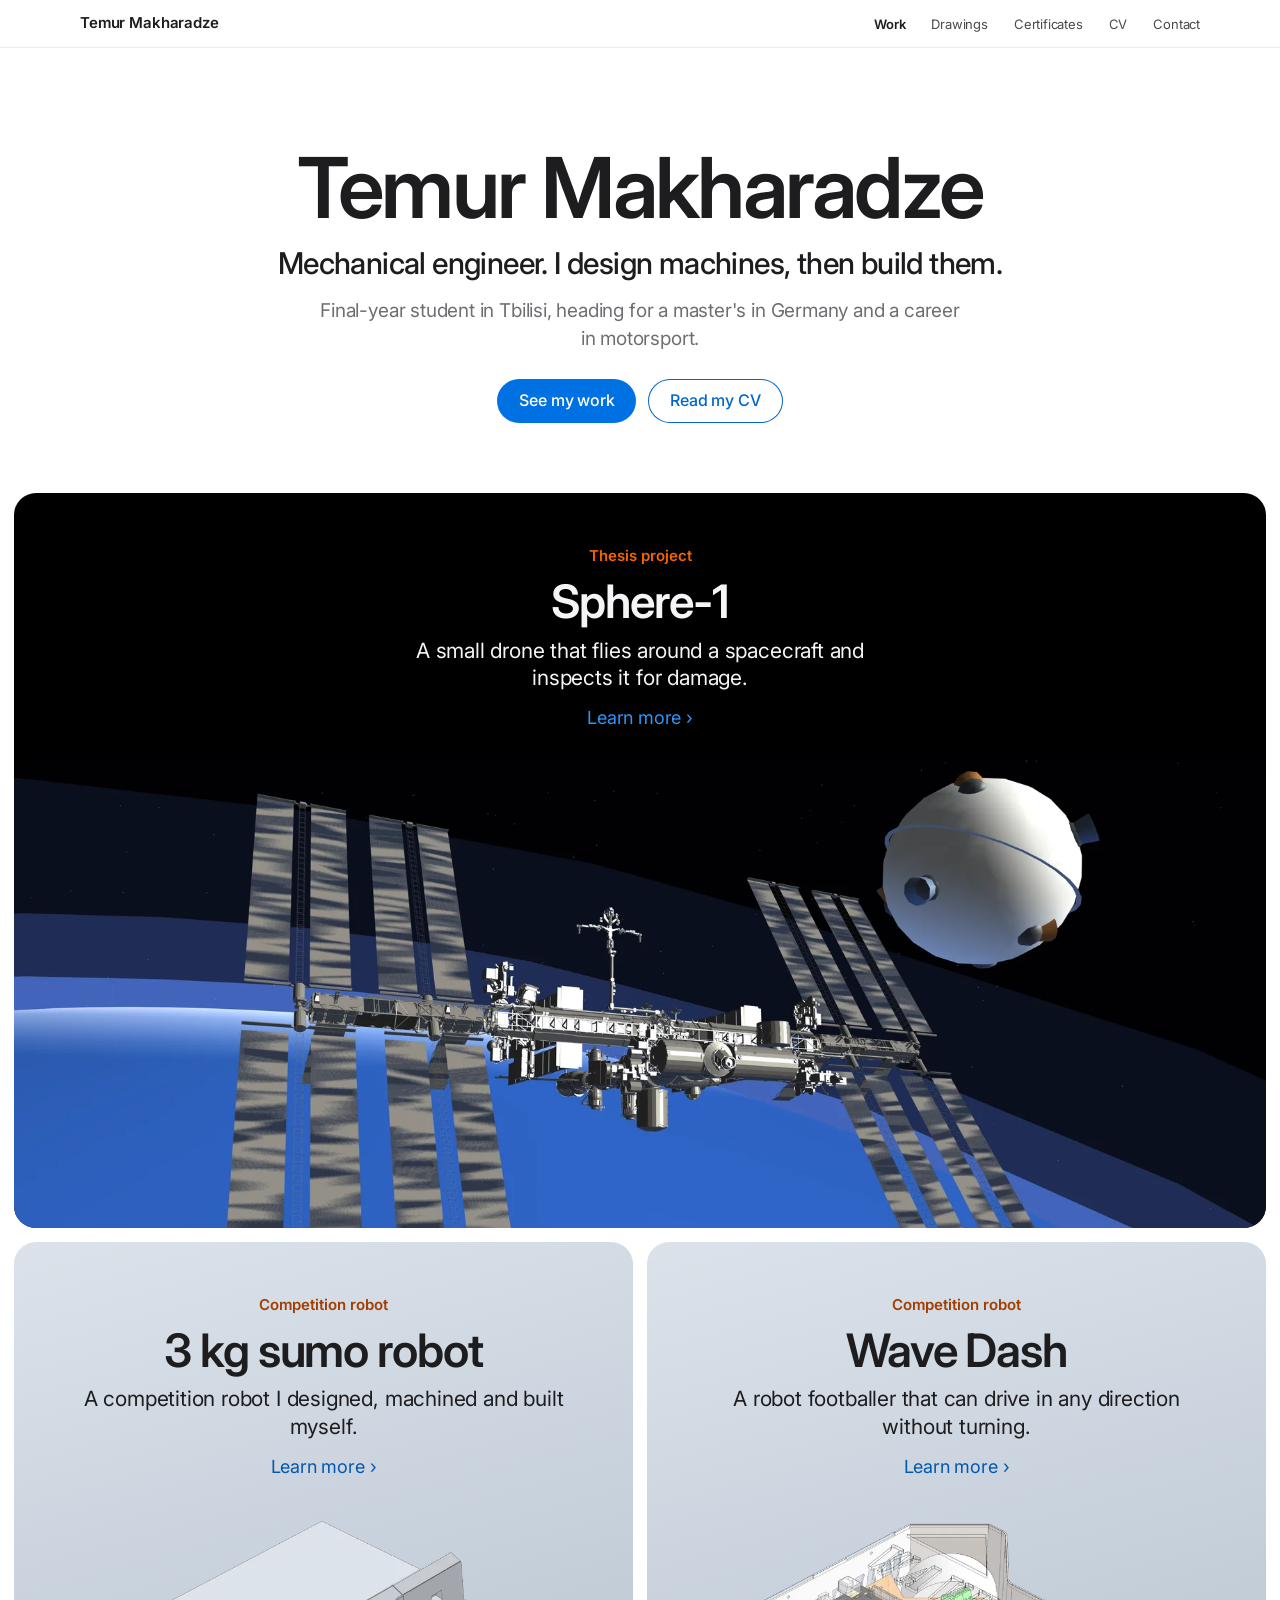
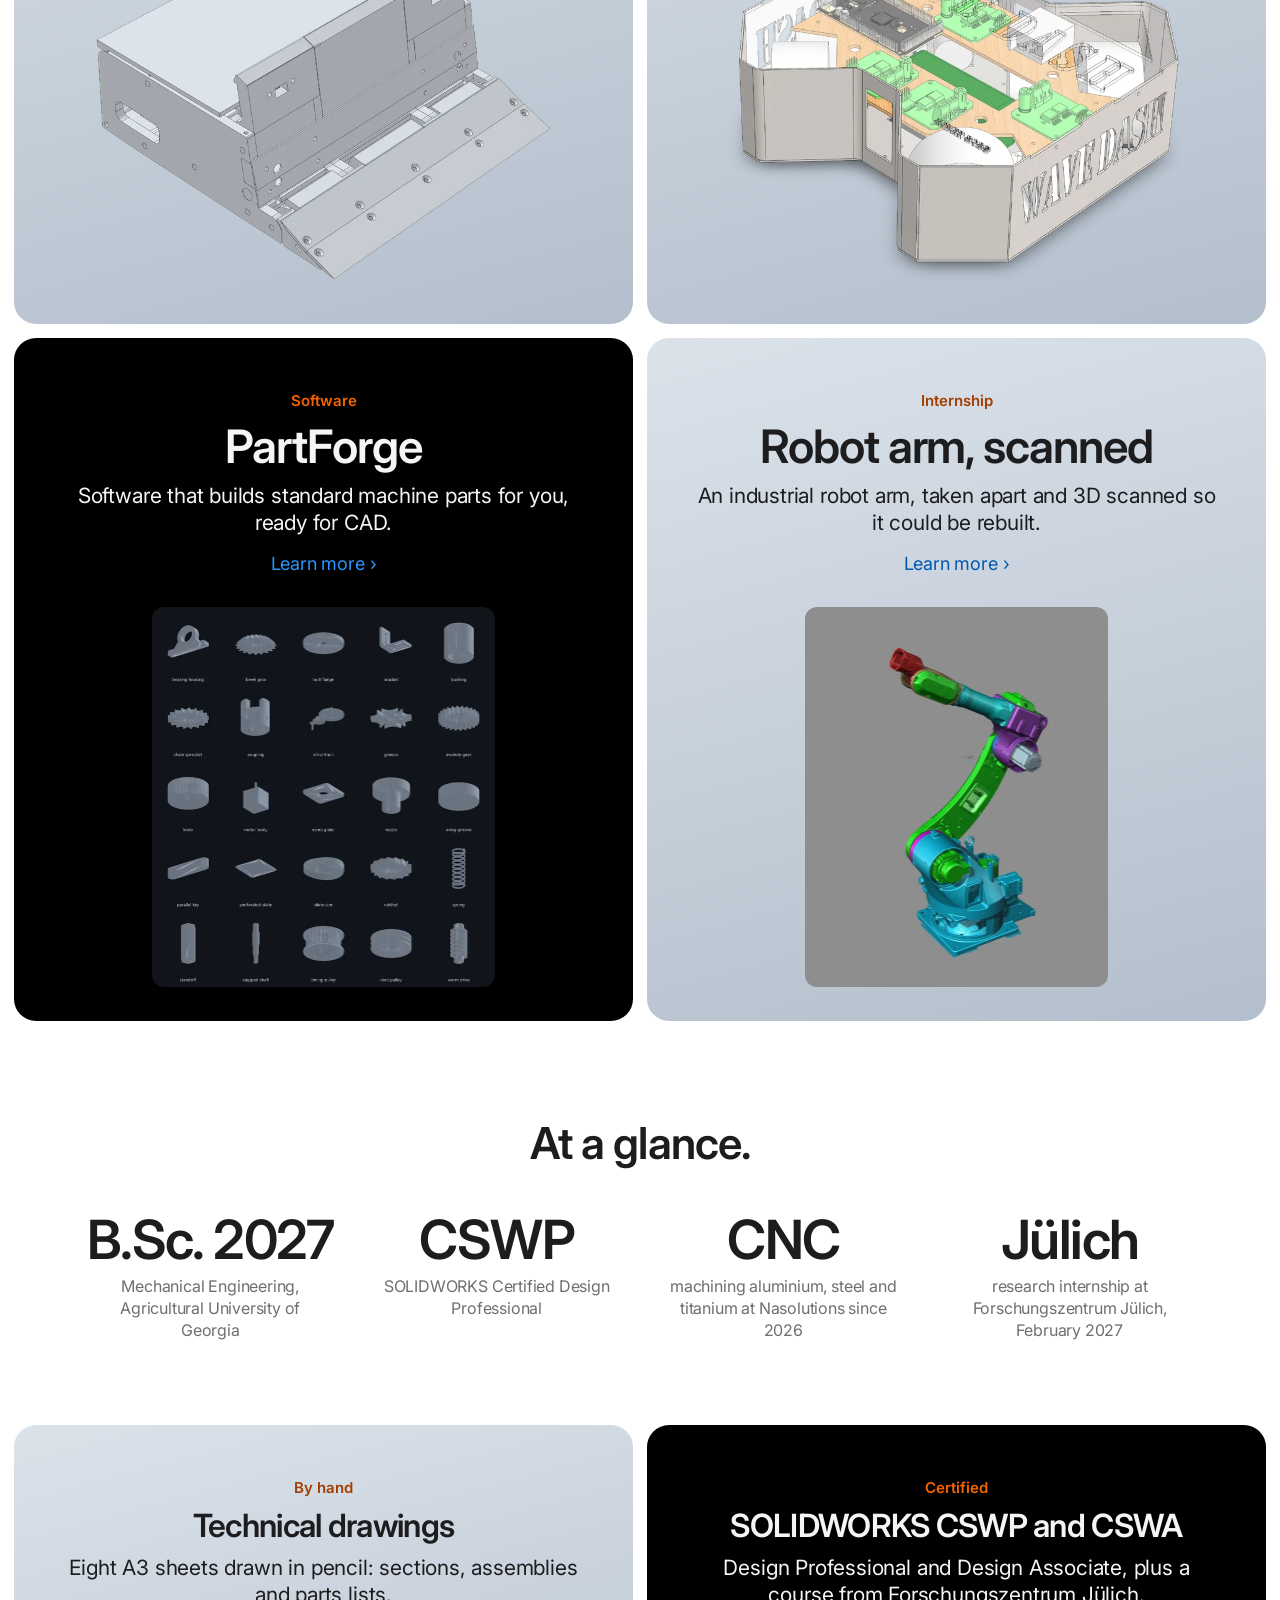
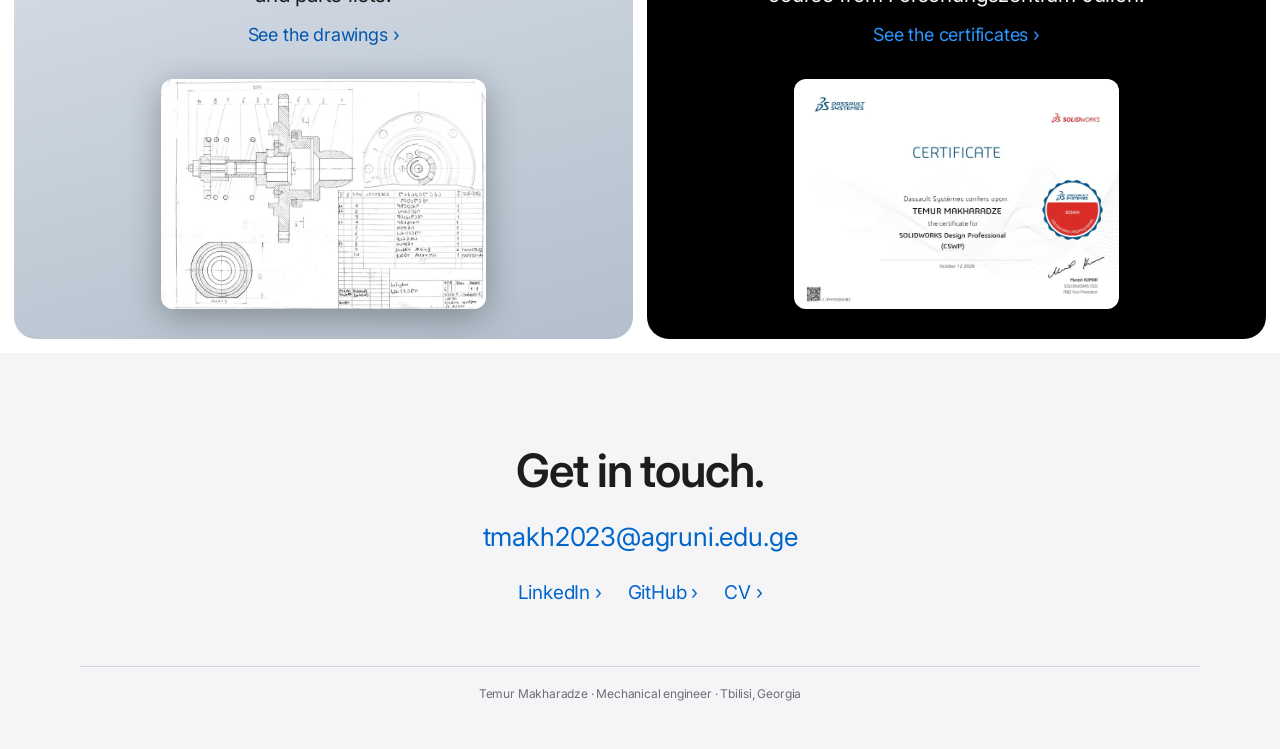
<file: index.html>
<!doctype html>
<html lang="en">
<head>
<meta charset="utf-8">
<meta name="viewport" content="width=device-width, initial-scale=1">
<title>Temur Makharadze · Mechanical Engineer</title>
<meta name="description" content="Mechanical engineering portfolio of Temur Makharadze: spacecraft, robots, reverse engineering and software.">
<link rel="preconnect" href="https://fonts.googleapis.com">
<link rel="preconnect" href="https://fonts.gstatic.com" crossorigin>
<link rel="stylesheet" href="https://fonts.googleapis.com/css2?family=Inter:wght@400;500;600;700&display=swap">
<link rel="stylesheet" href="assets/style.css?v=e86a3734">
</head>
<body>
<header class="nav">
  <div class="nav-in">
    <a class="brand" href="index.html">Temur Makharadze</a>
    <nav><a href="index.html#work" aria-current="page">Work</a><a href="drawings.html">Drawings</a><a href="courses.html">Certificates</a><a href="cv.html">CV</a><a href="#contact">Contact</a></nav>
  </div>
</header>
<main>
  <section class="home-hero">
    <div class="wrap">
      <h1>Temur Makharadze</h1>
      <p class="tagline">Mechanical engineer. I design machines, then build them.</p>
      <p class="sub">Final-year student in Tbilisi, heading for a master's in Germany and a career in motorsport.</p>
      <div class="pills"><a class="pill" href="#work">See my work</a><a class="pill ghost" href="cv.html">Read my CV</a></div>
    </div>
  </section>
  <section id="work"><div class="tiles">
<a class="tile reveal wide dark " href="projects/sphere-1.html">
      <div class="tile-text"><p class="eyebrow">Thesis project</p><h2>Sphere-1</h2><p class="line">A small drone that flies around a spacecraft and inspects it for damage.</p><span class="more">Learn more</span></div>
      <div class="tile-img"><img src="assets/sphere-1/hero-iss.webp" alt="Sphere-1" loading="lazy"></div></a>
<a class="tile reveal contain" href="projects/sumo-robot.html">
      <div class="tile-text"><p class="eyebrow">Competition robot</p><h2>3 kg sumo robot</h2><p class="line">A competition robot I designed, machined and built myself.</p><span class="more">Learn more</span></div>
      <div class="tile-img"><img src="assets/sumo-3kg/iso-180-sm.webp" alt="3 kg sumo robot" loading="lazy"></div></a>
<a class="tile reveal contain" href="projects/football-robot.html">
      <div class="tile-text"><p class="eyebrow">Competition robot</p><h2>Wave Dash</h2><p class="line">A robot footballer that can drive in any direction without turning.</p><span class="more">Learn more</span></div>
      <div class="tile-img"><img src="assets/football-robot/iso-sm.webp" alt="Wave Dash" loading="lazy"></div></a>
<a class="tile reveal dark contain" href="projects/partforge.html">
      <div class="tile-text"><p class="eyebrow">Software</p><h2>PartForge</h2><p class="line">Software that builds standard machine parts for you, ready for CAD.</p><span class="more">Learn more</span></div>
      <div class="tile-img"><img src="assets/partforge/06-part-catalogue-sm.webp" alt="PartForge" loading="lazy"></div></a>
<a class="tile reveal contain" href="projects/robot-arm-scans.html">
      <div class="tile-text"><p class="eyebrow">Internship</p><h2>Robot arm, scanned</h2><p class="line">An industrial robot arm, taken apart and 3D scanned so it could be rebuilt.</p><span class="more">Learn more</span></div>
      <div class="tile-img"><img src="assets/scans/00-robot-arm-assembly-sm.webp" alt="Robot arm, scanned" loading="lazy"></div></a>
  </div></section>
  <section class="band"><div class="wrap">
    <h2 class="center">At a glance.</h2>
    <div style="margin-top:44px"><div class="row"><div class="stat reveal"><b>B.Sc. 2027</b><span>Mechanical Engineering, Agricultural University of Georgia</span></div><div class="stat reveal"><b>CSWP</b><span>SOLIDWORKS Certified Design Professional</span></div><div class="stat reveal"><b>CNC</b><span>machining aluminium, steel and titanium at Nasolutions since 2026</span></div><div class="stat reveal"><b>Jülich</b><span>research internship at Forschungszentrum Jülich, February 2027</span></div></div></div>
  </div></section>
  <section id="more"><div class="tiles">
<a class="tile reveal small contain" href="drawings.html">
      <div class="tile-text"><p class="eyebrow">By hand</p><h2>Technical drawings</h2><p class="line">Eight A3 sheets drawn in pencil: sections, assemblies and parts lists.</p><span class="more">See the drawings</span></div>
      <div class="tile-img"><img src="assets/drawings/sectioned-assembly-sm.jpg" alt="Technical drawings" loading="lazy"></div></a>
<a class="tile reveal small contain dark" href="courses.html">
      <div class="tile-text"><p class="eyebrow">Certified</p><h2>SOLIDWORKS CSWP and CSWA</h2><p class="line">Design Professional and Design Associate, plus a course from Forschungszentrum Jülich.</p><span class="more">See the certificates</span></div>
      <div class="tile-img"><img src="assets/certificates/cswp-sm.webp" alt="SOLIDWORKS CSWP and CSWA" loading="lazy"></div></a>
  </div></section>
</main>
<footer class="footer" id="contact">
  <div class="wrap">
    <h2>Get in touch.</h2>
    <a class="mail" href="mailto:tmakh2023@agruni.edu.ge">tmakh2023@agruni.edu.ge</a>
    <div class="links">
      <a href="https://www.linkedin.com/in/temuka-makharadze-7a7227241/" target="_blank" rel="noopener">LinkedIn</a>
      <a href="https://github.com/Temukamakh" target="_blank" rel="noopener">GitHub</a>
      <a href="cv.html">CV</a>
    </div>
    <p class="small">Temur Makharadze · Mechanical engineer · Tbilisi, Georgia</p>
  </div>
</footer>
<script src="assets/site.js?v=e86a3734"></script>
</body>
</html>
</file>
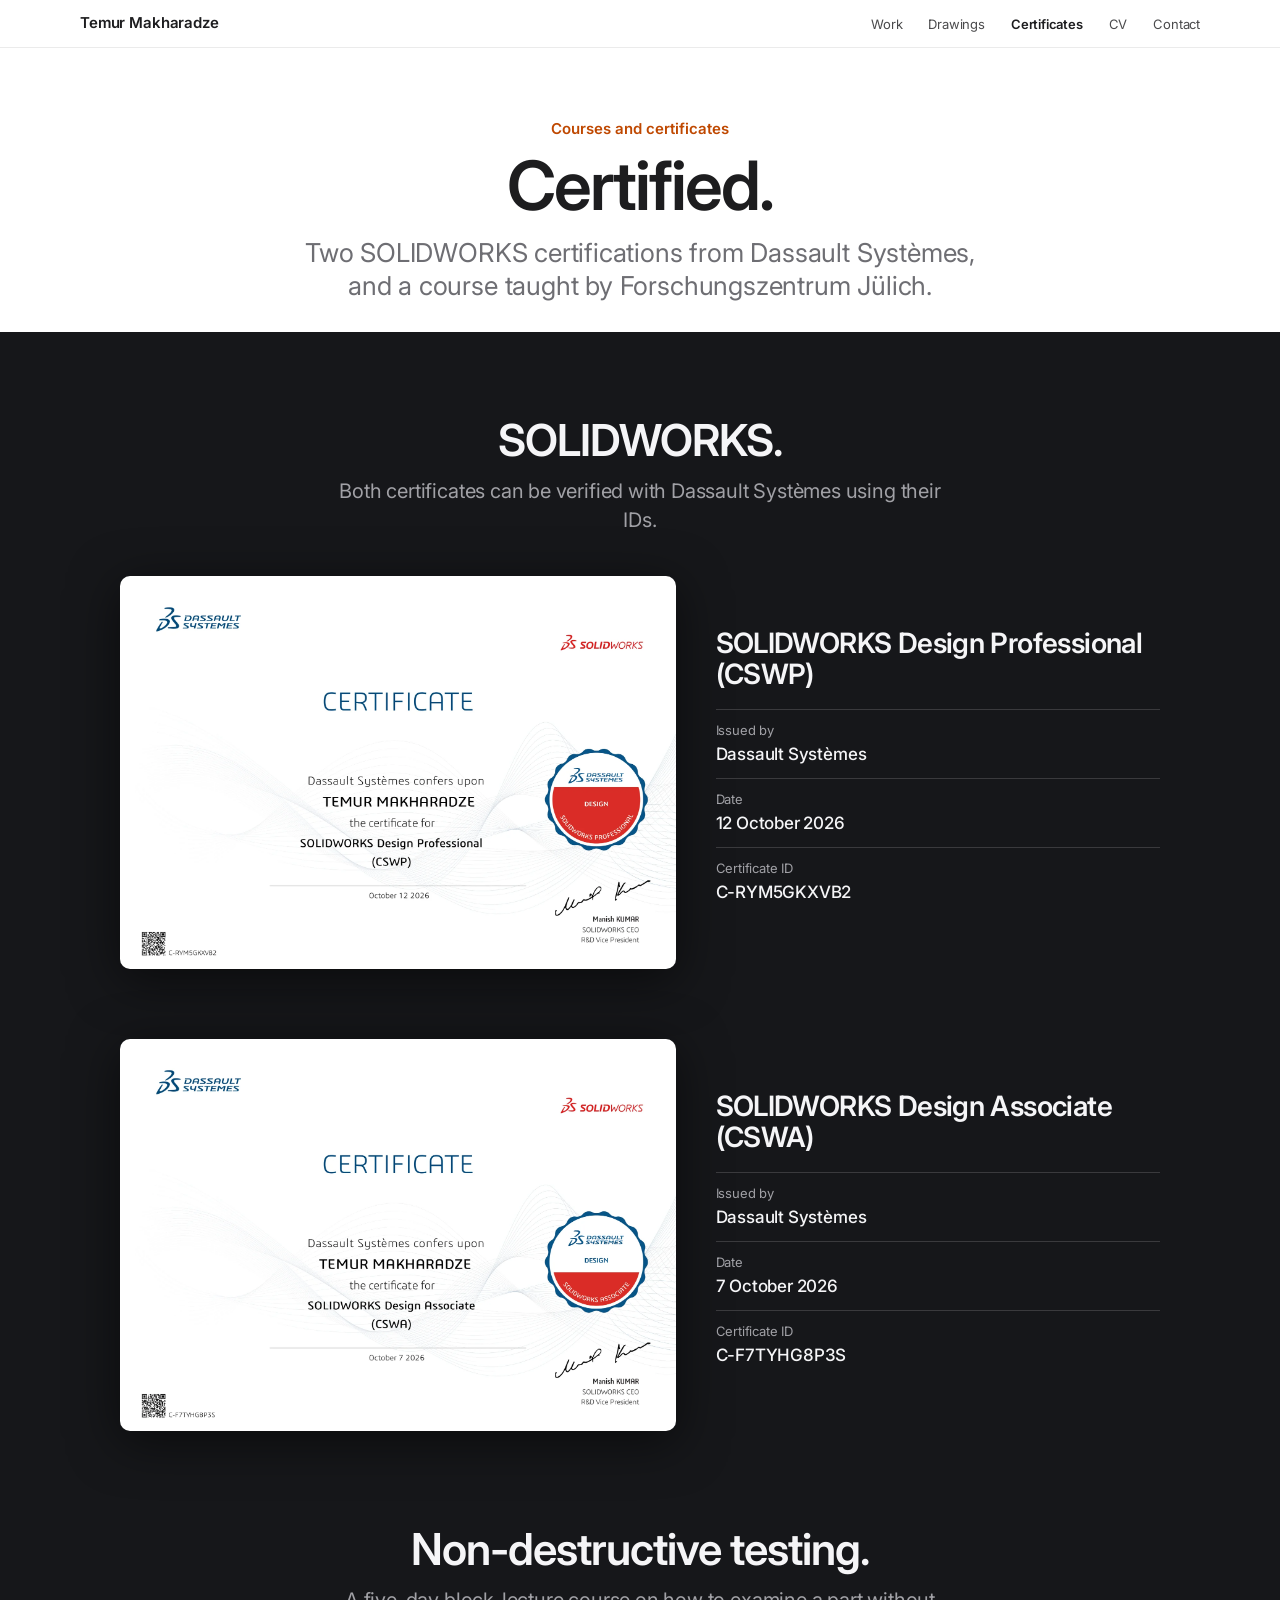
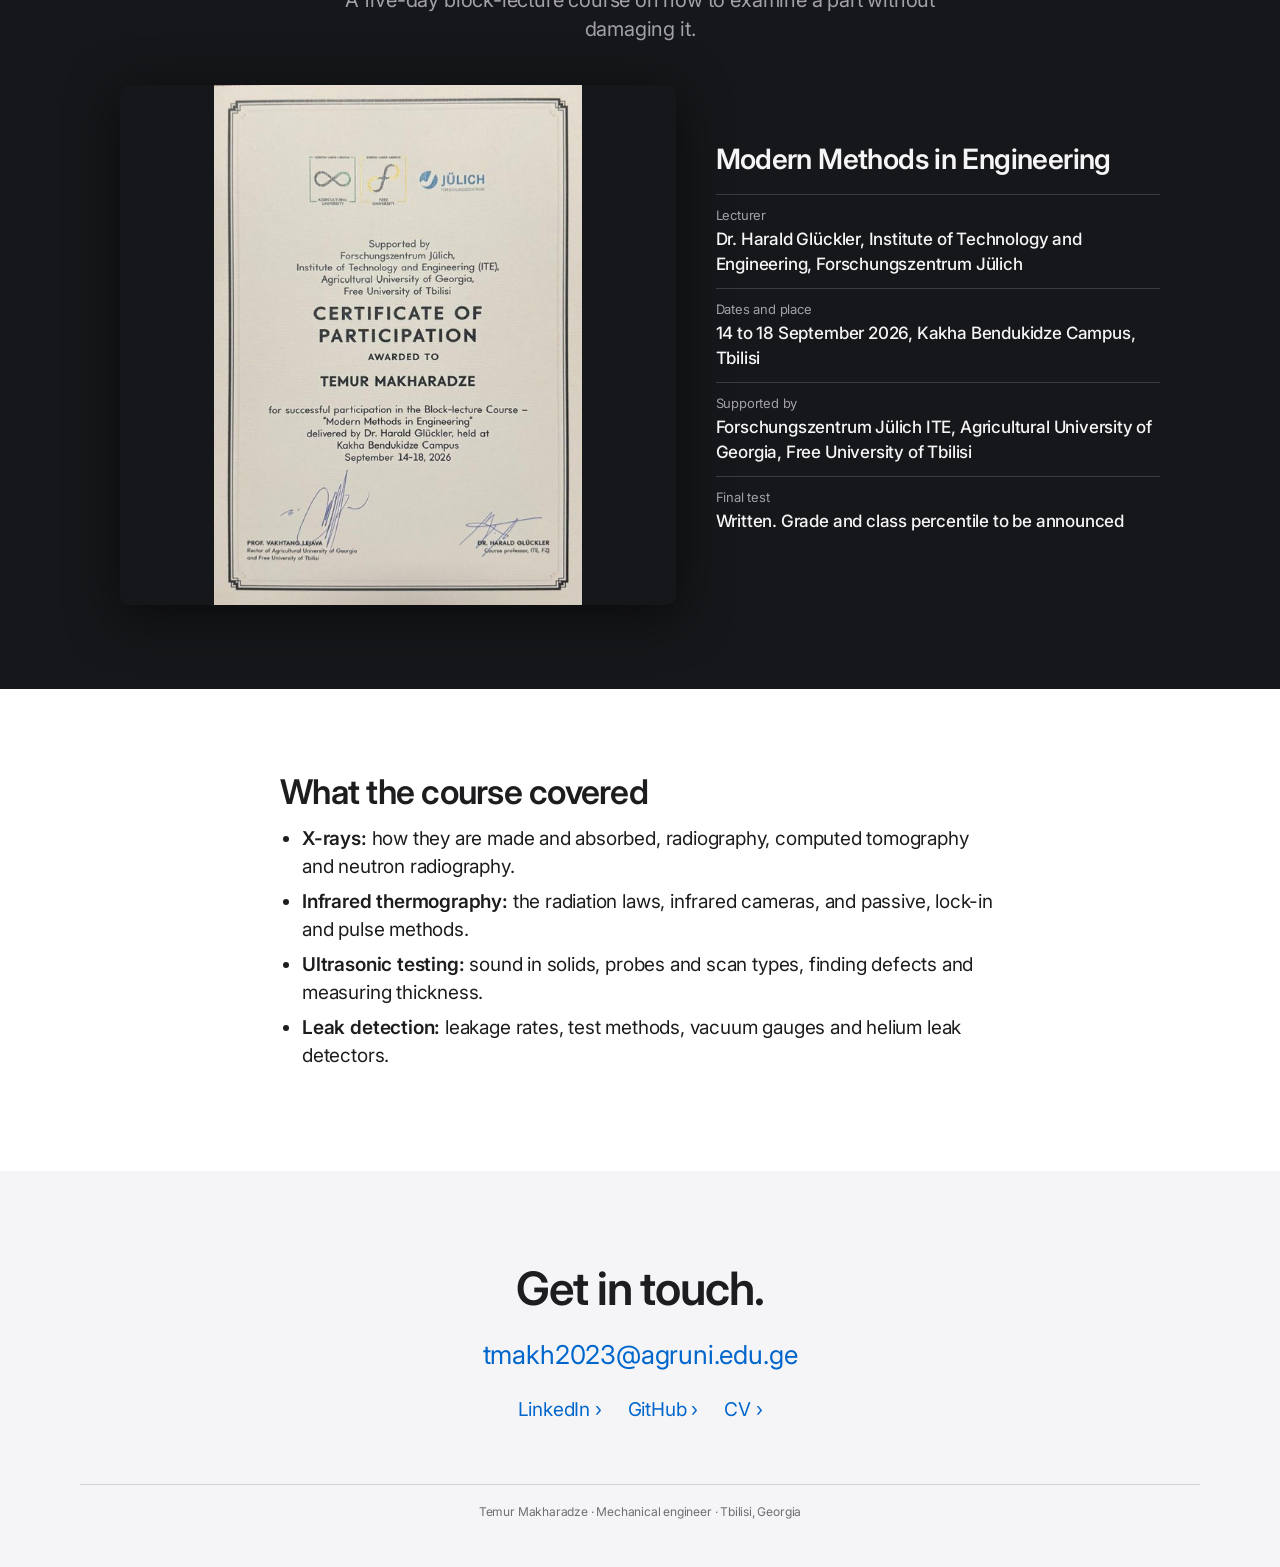
<file: courses.html>
<!doctype html>
<html lang="en">
<head>
<meta charset="utf-8">
<meta name="viewport" content="width=device-width, initial-scale=1">
<title>Certificates · Temur Makharadze</title>
<meta name="description" content="SOLIDWORKS CSWP and CSWA certificates, and a non-destructive testing course from Forschungszentrum Jülich.">
<link rel="preconnect" href="https://fonts.googleapis.com">
<link rel="preconnect" href="https://fonts.gstatic.com" crossorigin>
<link rel="stylesheet" href="https://fonts.googleapis.com/css2?family=Inter:wght@400;500;600;700&display=swap">
<link rel="stylesheet" href="assets/style.css?v=e86a3734">
</head>
<body>
<header class="nav">
  <div class="nav-in">
    <a class="brand" href="index.html">Temur Makharadze</a>
    <nav><a href="index.html#work">Work</a><a href="drawings.html">Drawings</a><a href="courses.html" aria-current="page">Certificates</a><a href="cv.html">CV</a><a href="#contact">Contact</a></nav>
  </div>
</header>
<main>
  <section class="p-hero" style="padding-bottom:30px">
    <div class="wrap">
      <p class="eyebrow">Courses and certificates</p>
      <h1>Certified.</h1>
      <p class="tagline">Two SOLIDWORKS certifications from Dassault Systèmes, and a course taught by Forschungszentrum Jülich.</p>
    </div>
  </section>
  <section class="band dark" id="solidworks">
    <div class="wrap center">
      <h2>SOLIDWORKS.</h2>
      <p class="section-sub">Both certificates can be verified with Dassault Systèmes using their IDs.</p>
      <div class="cert reveal"><div class="paper"><img src="assets/certificates/cswp.webp" data-zoom="assets/certificates/cswp.webp" data-caption="SOLIDWORKS Design Professional (CSWP) certificate, 12 October 2026" alt="SOLIDWORKS Design Professional (CSWP) certificate, 12 October 2026" loading="lazy"></div><div><h3>SOLIDWORKS Design Professional (CSWP)</h3><dl><div><dt>Issued by</dt><dd>Dassault Systèmes</dd></div><div><dt>Date</dt><dd>12 October 2026</dd></div><div><dt>Certificate ID</dt><dd>C-RYM5GKXVB2</dd></div></dl></div></div>
      <div class="cert reveal"><div class="paper"><img src="assets/certificates/cswa.webp" data-zoom="assets/certificates/cswa.webp" data-caption="SOLIDWORKS Design Associate (CSWA) certificate, 7 October 2026" alt="SOLIDWORKS Design Associate (CSWA) certificate, 7 October 2026" loading="lazy"></div><div><h3>SOLIDWORKS Design Associate (CSWA)</h3><dl><div><dt>Issued by</dt><dd>Dassault Systèmes</dd></div><div><dt>Date</dt><dd>7 October 2026</dd></div><div><dt>Certificate ID</dt><dd>C-F7TYHG8P3S</dd></div></dl></div></div>
    </div>
  </section>
  <section class="band dark" id="julich">
    <div class="wrap center">
      <h2>Non-destructive testing.</h2>
      <p class="section-sub">A five-day block-lecture course on how to examine a part without damaging it.</p>
      <div class="cert reveal"><div class="paper"><img src="assets/certificates/julich-block-course.jpg" data-zoom="assets/certificates/julich-block-course.jpg" data-caption="Certificate of participation, Modern Methods in Engineering, 14 to 18 September 2026" alt="Certificate of participation, Modern Methods in Engineering, 14 to 18 September 2026" loading="lazy"></div><div><h3>Modern Methods in Engineering</h3><dl><div><dt>Lecturer</dt><dd>Dr. Harald Glückler, Institute of Technology and Engineering, Forschungszentrum Jülich</dd></div><div><dt>Dates and place</dt><dd>14 to 18 September 2026, Kakha Bendukidze Campus, Tbilisi</dd></div><div><dt>Supported by</dt><dd>Forschungszentrum Jülich ITE, Agricultural University of Georgia, Free University of Tbilisi</dd></div><div><dt>Final test</dt><dd>Written. Grade and class percentile to be announced</dd></div></dl></div></div>
    </div>
  </section>
  <section class="band">
    <div class="wrap"><div class="prose">
      <h2>What the course covered</h2>
      <ul>
        <li><strong>X-rays:</strong> how they are made and absorbed, radiography, computed tomography and neutron radiography.</li>
        <li><strong>Infrared thermography:</strong> the radiation laws, infrared cameras, and passive, lock-in and pulse methods.</li>
        <li><strong>Ultrasonic testing:</strong> sound in solids, probes and scan types, finding defects and measuring thickness.</li>
        <li><strong>Leak detection:</strong> leakage rates, test methods, vacuum gauges and helium leak detectors.</li>
      </ul>
    </div></div>
  </section>
</main>
<footer class="footer" id="contact">
  <div class="wrap">
    <h2>Get in touch.</h2>
    <a class="mail" href="mailto:tmakh2023@agruni.edu.ge">tmakh2023@agruni.edu.ge</a>
    <div class="links">
      <a href="https://www.linkedin.com/in/temuka-makharadze-7a7227241/" target="_blank" rel="noopener">LinkedIn</a>
      <a href="https://github.com/Temukamakh" target="_blank" rel="noopener">GitHub</a>
      <a href="cv.html">CV</a>
    </div>
    <p class="small">Temur Makharadze · Mechanical engineer · Tbilisi, Georgia</p>
  </div>
</footer>
<script src="assets/site.js?v=e86a3734"></script>
</body>
</html>
</file>
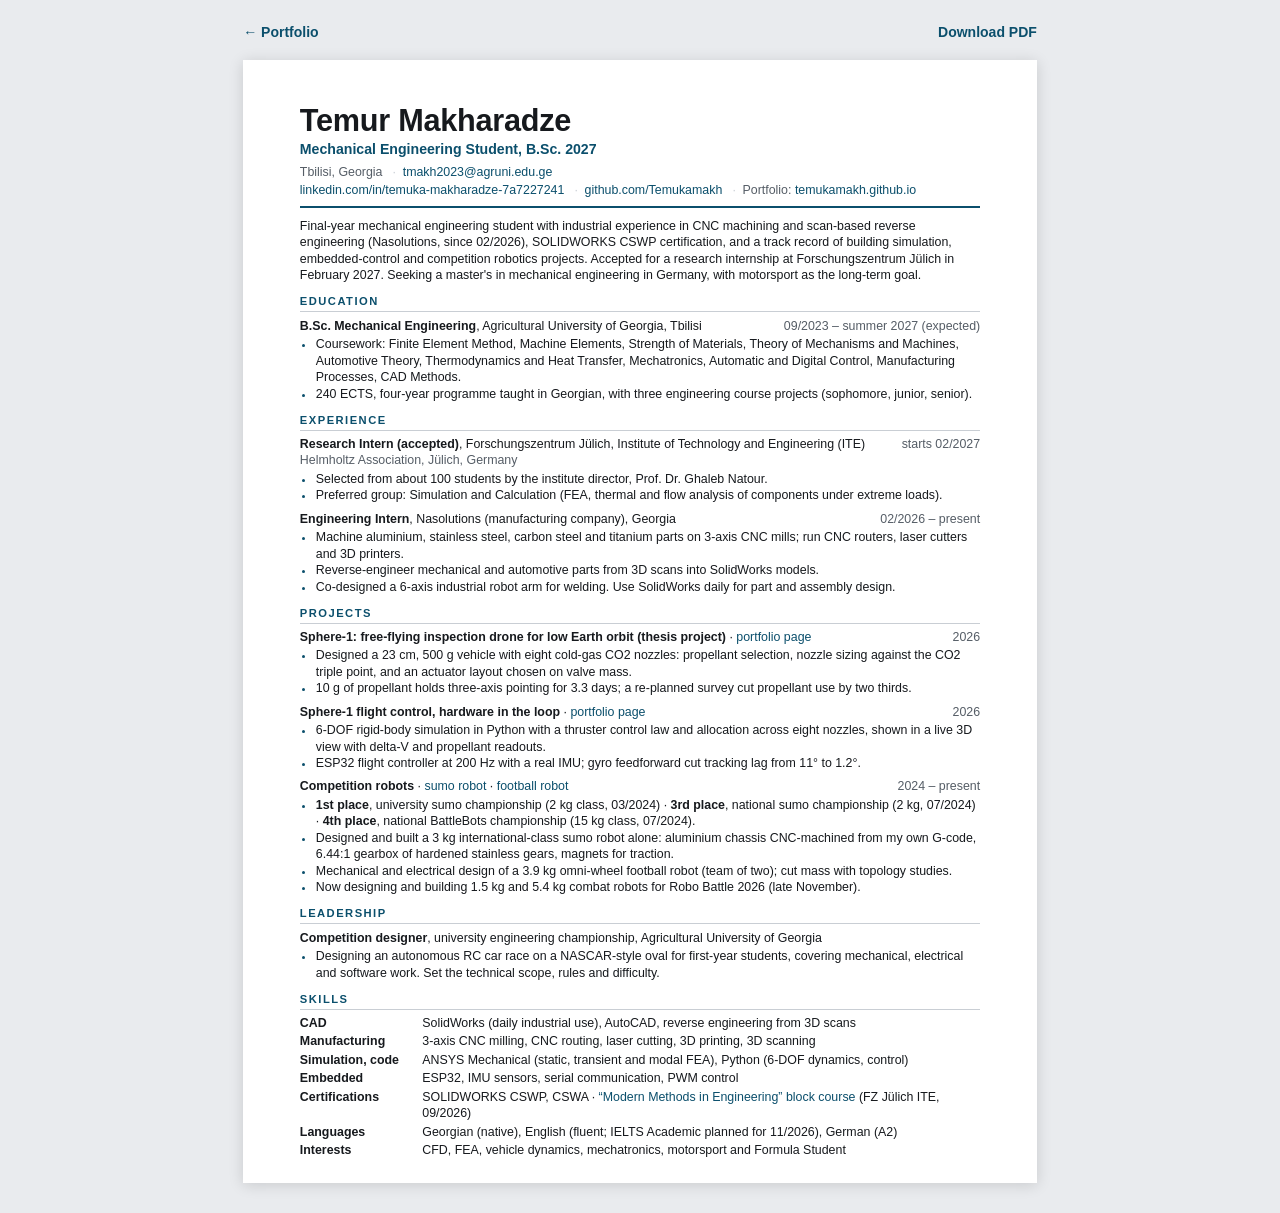
<file: cv.html>
<!doctype html>
<html lang="en">
<head>
<meta charset="utf-8">
<meta name="viewport" content="width=device-width, initial-scale=1">
<title>Temur Makharadze — CV</title>
<style>
  :root {
    --ink: #16191d;
    --muted: #555d66;
    --rule: #c9ced4;
    --accent: #0b4f6c;
    --gap: #ffe27a;
  }
  @page { size: A4; margin: 0; }
  * { box-sizing: border-box; }
  html { background: #e9ebee; }
  body {
    margin: 0;
    color: var(--ink);
    font: 9.3pt/1.33 "Segoe UI", "Helvetica Neue", Arial, sans-serif;
    -webkit-print-color-adjust: exact;
    print-color-adjust: exact;
  }
  .page {
    width: 210mm;
    height: 297mm;
    margin: 8mm auto;
    padding: 11.5mm 15mm 10mm;
    background: #fff;
    box-shadow: 0 2px 14px rgba(0, 0, 0, .14);
    overflow: hidden;
  }
  @media print {
    html { background: #fff; }
    .page { margin: 0; box-shadow: none; }
  }

  a { color: var(--accent); text-decoration: none; }
  /* Screen-only bar that leads back to the portfolio; it never prints. */
  .cv-bar { width: 210mm; margin: 6mm auto -3mm; display: flex; justify-content: space-between; font-size: 10.5pt; font-weight: 600; }
  .cv-bar a:hover { text-decoration: underline; }
  @media print { .cv-bar { display: none; } }
  /* Phones and narrow windows: the sheet becomes a normal scrolling page. Printing is unaffected. */
  @media screen and (max-width: 840px) {
    html { background: #fff; }
    body { font-size: 15px; line-height: 1.45; }
    .cv-bar { width: auto; margin: 14px 18px 0; font-size: 15px; }
    .page { width: auto; height: auto; margin: 0; padding: 18px 18px 40px; box-shadow: none; overflow: visible; }
    h1 { font-size: 32px; }
    .tagline { font-size: 16px; }
    .contact span { display: inline-block; }
    h2 { margin-top: 22px; font-size: 12.5px; }
    .entry { margin-bottom: 14px; }
    .head { flex-wrap: wrap; gap: 2px 10px; }
    .head .when { white-space: normal; }
    ul { padding-left: 18px; }
    li { margin: 3px 0; }
    dl { grid-template-columns: 1fr; row-gap: 0; }
    dd { margin-bottom: 10px; }
    a { overflow-wrap: anywhere; }
  }
  /* Unfilled facts. Remove the class once the real value is in. */
  .gap { background: var(--gap); padding: 0 2px; border-radius: 2px; }

  header { border-bottom: 1.6pt solid var(--accent); padding-bottom: 6pt; }
  h1 {
    margin: 0;
    font-size: 23pt;
    line-height: 1.05;
    font-weight: 650;
    letter-spacing: -.2pt;
  }
  .tagline { margin: 3pt 0 0; font-size: 10.6pt; color: var(--accent); font-weight: 600; }
  .contact { margin: 4pt 0 0; color: var(--muted); }
  .contact + .contact { margin-top: 1pt; }
  .contact span + span::before { content: "·"; margin: 0 5pt; color: var(--rule); }

  .profile { margin: 7pt 0 0; }

  h2 {
    margin: 8pt 0 4pt;
    padding-bottom: 1.5pt;
    border-bottom: .6pt solid var(--rule);
    font-size: 8.4pt;
    font-weight: 700;
    letter-spacing: 1.1pt;
    text-transform: uppercase;
    color: var(--accent);
  }

  .entry { margin: 0 0 5pt; break-inside: avoid; }
  .entry:last-child { margin-bottom: 0; }
  .head { display: flex; justify-content: space-between; align-items: baseline; gap: 10pt; }
  .head .what { font-weight: 650; }
  .head .org { font-weight: 400; }
  .head .when { flex: none; color: var(--muted); font-variant-numeric: tabular-nums; white-space: nowrap; }
  .sub { color: var(--muted); }
  ul { margin: 1.5pt 0 0; padding-left: 11pt; }
  li { margin: 0; padding-left: 1pt; }
  li::marker { color: var(--accent); font-size: 8pt; }

  dl { margin: 0; display: grid; grid-template-columns: 31mm 1fr; column-gap: 4pt; row-gap: 1.5pt; }
  dt { font-weight: 650; }
  dd { margin: 0; }
</style>
</head>
<body>
<nav class="cv-bar">
  <a href="index.html">&larr; Portfolio</a>
  <a href="Temur_Makharadze_CV.pdf" download>Download PDF</a>
</nav>
<main class="page">

  <header>
    <h1>Temur Makharadze</h1>
    <p class="tagline">Mechanical Engineering Student, B.Sc. 2027</p>
    <p class="contact">
      <span>Tbilisi, Georgia</span>
      <!--PHONE-->
      <span><a href="mailto:tmakh2023@agruni.edu.ge">tmakh2023@agruni.edu.ge</a></span>
    </p>
    <p class="contact">
      <span><a href="https://www.linkedin.com/in/temuka-makharadze-7a7227241/">linkedin.com/in/temuka-makharadze-7a7227241</a></span>
      <span><a href="https://github.com/Temukamakh">github.com/Temukamakh</a></span>
      <span>Portfolio: <a href="index.html">temukamakh.github.io</a></span>
    </p>
  </header>

  <p class="profile">
    Final-year mechanical engineering student with industrial experience in CNC machining and scan-based
    reverse engineering (Nasolutions, since 02/2026), SOLIDWORKS CSWP certification, and a track record of
    building simulation, embedded-control and competition robotics projects. Accepted for a research internship at Forschungszentrum
    Jülich in February 2027. Seeking a master's in mechanical engineering in Germany, with motorsport as the
    long-term goal.
  </p>

  <h2>Education</h2>
  <div class="entry">
    <div class="head">
      <span><span class="what">B.Sc. Mechanical Engineering</span><span class="org">, Agricultural University of Georgia, Tbilisi</span></span>
      <span class="when">09/2023 – summer 2027 (expected)</span>
    </div>
    <ul>
      <li>Coursework: Finite Element Method, Machine Elements, Strength of Materials, Theory of Mechanisms and Machines,
        Automotive Theory, Thermodynamics and Heat Transfer, Mechatronics, Automatic and Digital Control,
        Manufacturing Processes, CAD Methods.</li>
      <li>240 ECTS, four-year programme taught in Georgian, with three engineering course projects (sophomore, junior, senior).</li>
    </ul>
  </div>

  <h2>Experience</h2>
  <div class="entry">
    <div class="head">
      <span><span class="what">Research Intern (accepted)</span><span class="org">, Forschungszentrum Jülich, Institute of Technology and Engineering (ITE)</span></span>
      <span class="when">starts 02/2027</span>
    </div>
    <div class="sub">Helmholtz Association, Jülich, Germany</div>
    <ul>
      <li>Selected from about 100 students by the institute director, Prof. Dr. Ghaleb Natour.</li>
      <li>Preferred group: Simulation and Calculation (FEA, thermal and flow analysis of components under extreme loads).</li>
    </ul>
  </div>
  <div class="entry">
    <div class="head">
      <span><span class="what">Engineering Intern</span><span class="org">, Nasolutions (manufacturing company), Georgia</span></span>
      <span class="when">02/2026 – present</span>
    </div>
    <ul>
      <li>Machine aluminium, stainless steel, carbon steel and titanium parts on 3-axis CNC mills; run CNC routers,
        laser cutters and 3D printers.</li>
      <li>Reverse-engineer mechanical and automotive parts from 3D scans into SolidWorks models.</li>
      <li>Co-designed a 6-axis industrial robot arm for welding. Use SolidWorks daily for part and assembly design.</li>
    </ul>
  </div>

  <h2>Projects</h2>
  <div class="entry">
    <div class="head">
      <span><span class="what">Sphere-1: free-flying inspection drone for low Earth orbit (thesis project)</span> · <a href="projects/sphere-1.html">portfolio page</a></span>
      <span class="when">2026</span>
    </div>
    <ul>
      <li>Designed a 23 cm, 500 g vehicle with eight cold-gas CO2 nozzles: propellant selection, nozzle sizing against the
        CO2 triple point, and an actuator layout chosen on valve mass.</li>
      <li>10 g of propellant holds three-axis pointing for 3.3 days; a re-planned survey cut propellant use by two thirds.</li>
    </ul>
  </div>
  <div class="entry">
    <div class="head">
      <span><span class="what">Sphere-1 flight control, hardware in the loop</span> · <a href="projects/sphere-1.html">portfolio page</a></span>
      <span class="when">2026</span>
    </div>
    <ul>
      <li>6-DOF rigid-body simulation in Python with a thruster control law and allocation across eight nozzles, shown in a
        live 3D view with delta-V and propellant readouts.</li>
      <li>ESP32 flight controller at 200 Hz with a real IMU; gyro feedforward cut tracking lag from 11° to 1.2°.</li>
    </ul>
  </div>
  <div class="entry">
    <div class="head">
      <span><span class="what">Competition robots</span> · <a href="projects/sumo-robot.html">sumo robot</a> · <a href="projects/football-robot.html">football robot</a></span>
      <span class="when">2024 – present</span>
    </div>
    <ul>
      <li><strong>1st place</strong>, university sumo championship (2 kg class, 03/2024) · <strong>3rd place</strong>, national sumo
        championship (2 kg, 07/2024) · <strong>4th place</strong>, national BattleBots championship (15 kg class, 07/2024).</li>
      <li>Designed and built a 3 kg international-class sumo robot alone: aluminium chassis CNC-machined from my own G-code,
        6.44:1 gearbox of hardened stainless gears, magnets for traction.</li>
      <li>Mechanical and electrical design of a 3.9 kg omni-wheel football robot (team of two); cut mass with topology studies.</li>
      <li>Now designing and building 1.5 kg and 5.4 kg combat robots for Robo Battle 2026 (late November).</li>
    </ul>
  </div>

  <h2>Leadership</h2>
  <div class="entry">
    <div class="head">
      <span><span class="what">Competition designer</span><span class="org">, university engineering championship, Agricultural University of Georgia</span></span>
      <span class="when"></span>
    </div>
    <ul>
      <li>Designing an autonomous RC car race on a NASCAR-style oval for first-year students, covering mechanical, electrical
        and software work. Set the technical scope, rules and difficulty.</li>
    </ul>
  </div>

  <h2>Skills</h2>
  <dl>
    <dt>CAD</dt>
    <dd>SolidWorks (daily industrial use), AutoCAD, reverse engineering from 3D scans</dd>
    <dt>Manufacturing</dt>
    <dd>3-axis CNC milling, CNC routing, laser cutting, 3D printing, 3D scanning</dd>
    <dt>Simulation, code</dt>
    <dd>ANSYS Mechanical (static, transient and modal FEA), Python (6-DOF dynamics, control)</dd>
    <dt>Embedded</dt>
    <dd>ESP32, IMU sensors, serial communication, PWM control</dd>
    <dt>Certifications</dt>
    <dd>SOLIDWORKS CSWP, CSWA · <a href="courses.html">“Modern Methods in Engineering” block course</a> (FZ Jülich ITE, 09/2026)</dd>
    <dt>Languages</dt>
    <dd>Georgian (native), English (fluent; IELTS Academic planned for 11/2026), German (A2)</dd>
    <dt>Interests</dt>
    <dd>CFD, FEA, vehicle dynamics, mechatronics, motorsport and Formula Student</dd>
  </dl>

</main>
</body>
</html>
</file>
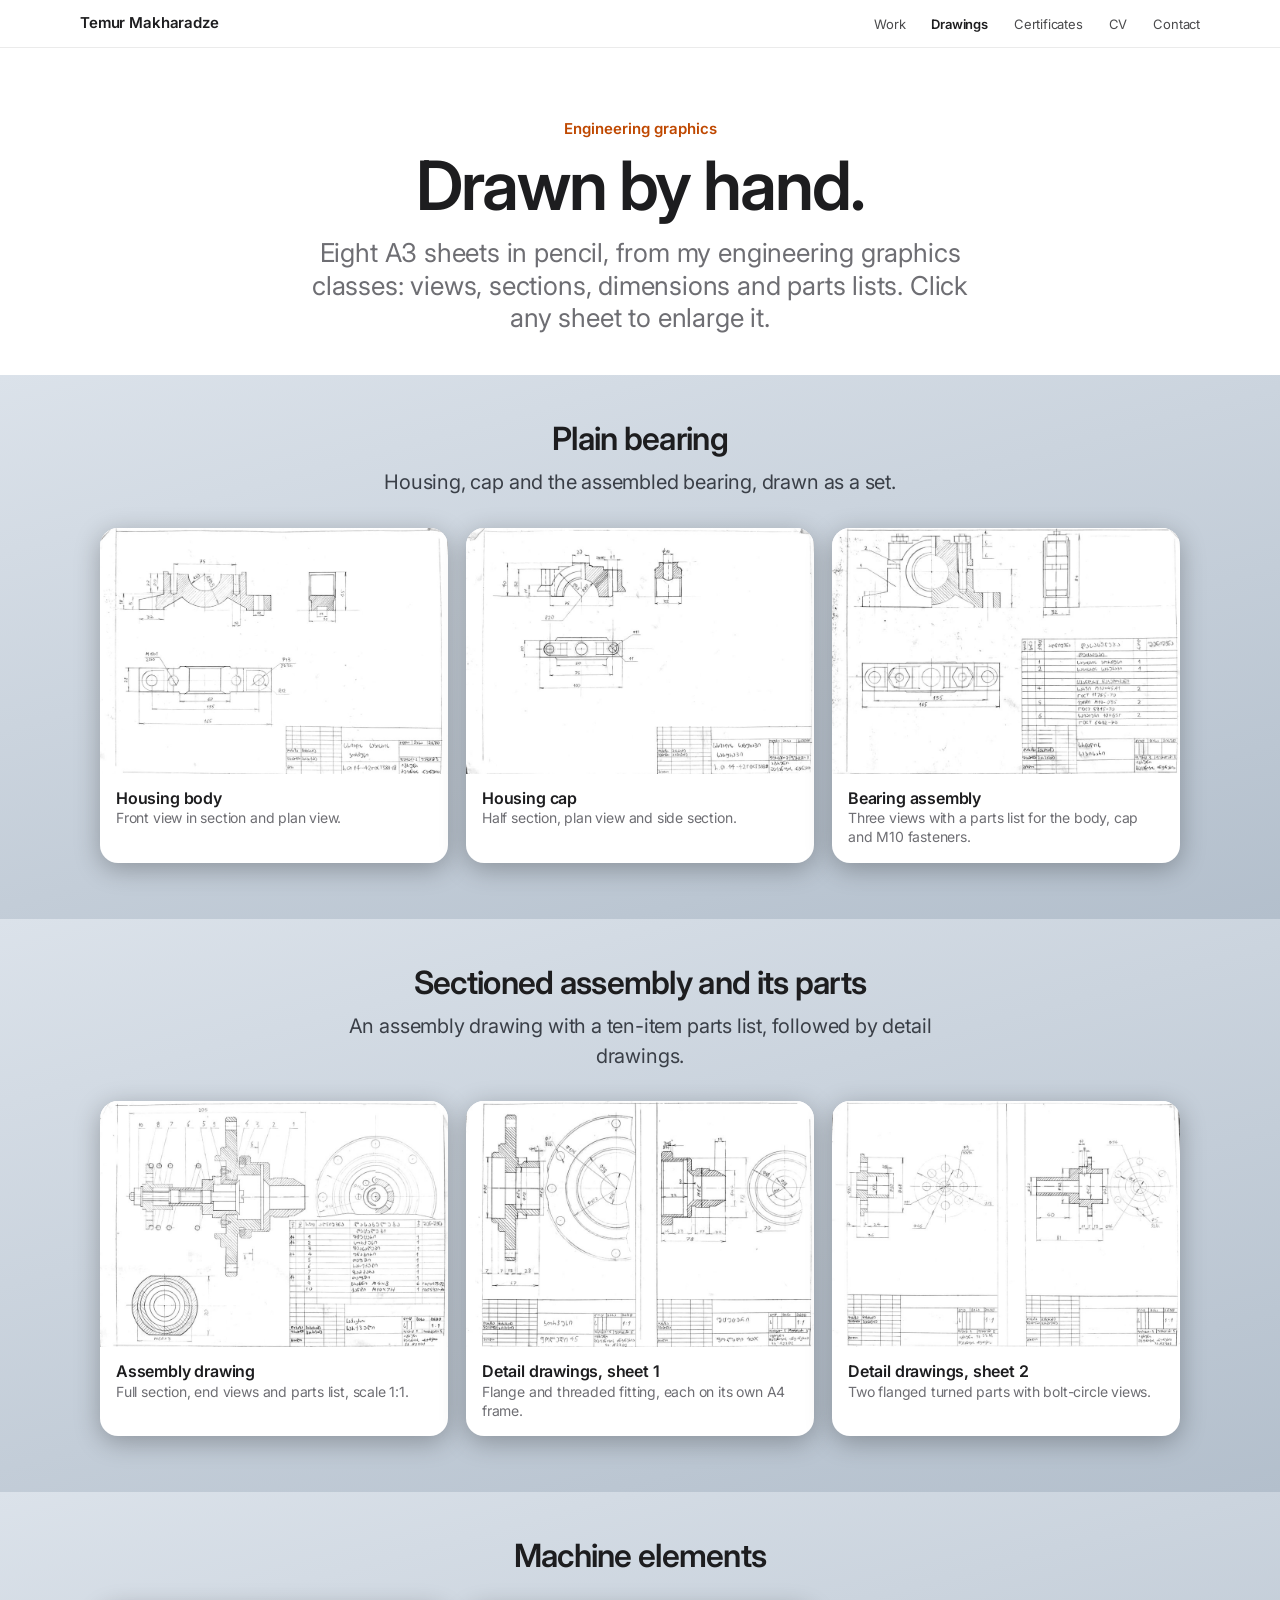
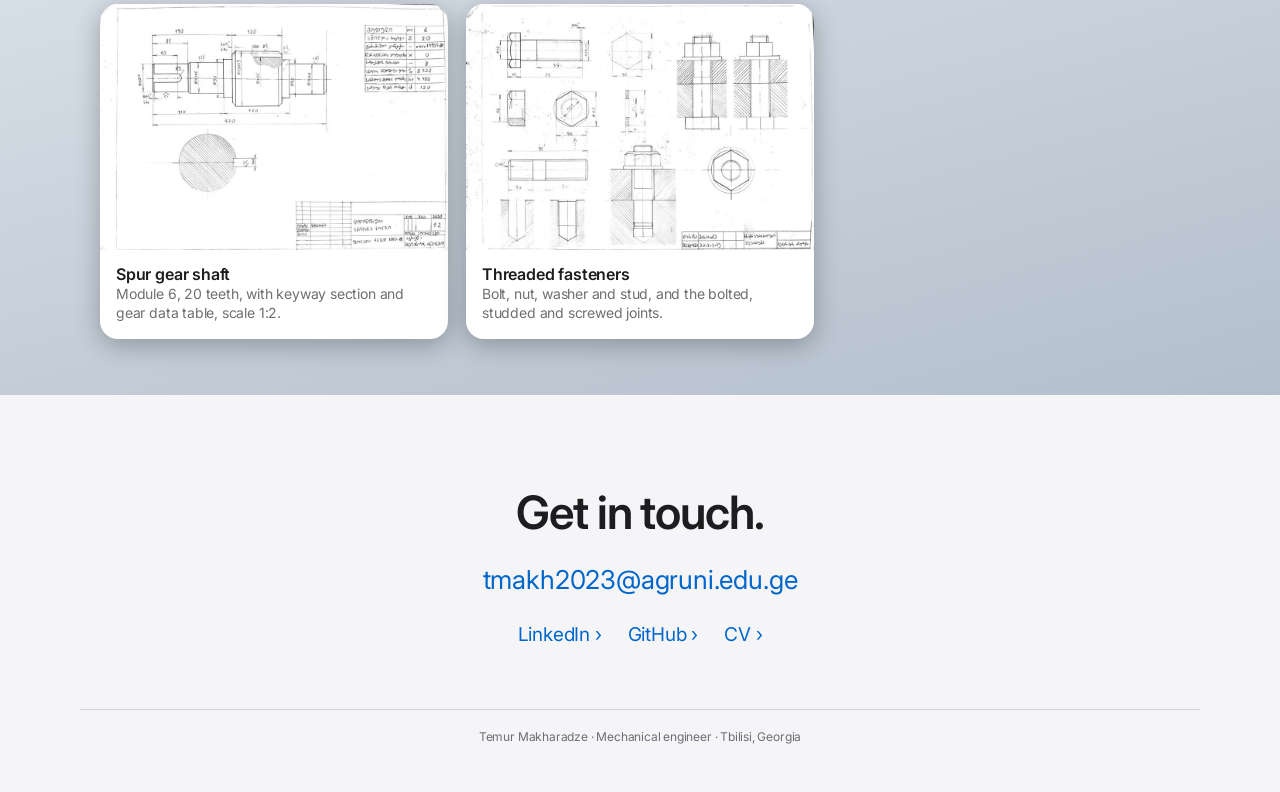
<file: drawings.html>
<!doctype html>
<html lang="en">
<head>
<meta charset="utf-8">
<meta name="viewport" content="width=device-width, initial-scale=1">
<title>Technical drawings · Temur Makharadze</title>
<meta name="description" content="Eight hand-drafted A3 technical drawings: sections, assemblies with parts lists, a gear shaft and threaded joints.">
<link rel="preconnect" href="https://fonts.googleapis.com">
<link rel="preconnect" href="https://fonts.gstatic.com" crossorigin>
<link rel="stylesheet" href="https://fonts.googleapis.com/css2?family=Inter:wght@400;500;600;700&display=swap">
<link rel="stylesheet" href="assets/style.css?v=e86a3734">
</head>
<body>
<header class="nav">
  <div class="nav-in">
    <a class="brand" href="index.html">Temur Makharadze</a>
    <nav><a href="index.html#work">Work</a><a href="drawings.html" aria-current="page">Drawings</a><a href="courses.html">Certificates</a><a href="cv.html">CV</a><a href="#contact">Contact</a></nav>
  </div>
</header>
<main>
  <section class="p-hero" style="padding-bottom:40px">
    <div class="wrap">
      <p class="eyebrow">Engineering graphics</p>
      <h1>Drawn by hand.</h1>
      <p class="tagline">Eight A3 sheets in pencil, from my engineering graphics classes: views, sections, dimensions and
      parts lists. Click any sheet to enlarge it.</p>
    </div>
  </section>
<section class="band studio" style="padding:46px 0 56px"><div class="wrap">
      <h2 class="center" style="font-size:clamp(24px,3.2vw,32px)">Plain bearing</h2>
      <p class="section-sub center" style="color:#3a3f47">Housing, cap and the assembled bearing, drawn as a set.</p>
      <div class="gallery sheets" style="margin-top:30px"><figure class="reveal"><div class="shot"><img src="assets/drawings/bearing-housing-base-sm.jpg" data-zoom="assets/drawings/bearing-housing-base.jpg" data-caption="Housing body: Front view in section and plan view." alt="Housing body" loading="lazy"></div><figcaption><strong>Housing body</strong>Front view in section and plan view.</figcaption></figure><figure class="reveal"><div class="shot"><img src="assets/drawings/bearing-housing-cap-sm.jpg" data-zoom="assets/drawings/bearing-housing-cap.jpg" data-caption="Housing cap: Half section, plan view and side section." alt="Housing cap" loading="lazy"></div><figcaption><strong>Housing cap</strong>Half section, plan view and side section.</figcaption></figure><figure class="reveal"><div class="shot"><img src="assets/drawings/plain-bearing-assembly-sm.jpg" data-zoom="assets/drawings/plain-bearing-assembly.jpg" data-caption="Bearing assembly: Three views with a parts list for the body, cap and M10 fasteners." alt="Bearing assembly" loading="lazy"></div><figcaption><strong>Bearing assembly</strong>Three views with a parts list for the body, cap and M10 fasteners.</figcaption></figure></div>
    </div></section>
<section class="band studio" style="padding:46px 0 56px"><div class="wrap">
      <h2 class="center" style="font-size:clamp(24px,3.2vw,32px)">Sectioned assembly and its parts</h2>
      <p class="section-sub center" style="color:#3a3f47">An assembly drawing with a ten-item parts list, followed by detail drawings.</p>
      <div class="gallery sheets" style="margin-top:30px"><figure class="reveal"><div class="shot"><img src="assets/drawings/sectioned-assembly-sm.jpg" data-zoom="assets/drawings/sectioned-assembly.jpg" data-caption="Assembly drawing: Full section, end views and parts list, scale 1:1." alt="Assembly drawing" loading="lazy"></div><figcaption><strong>Assembly drawing</strong>Full section, end views and parts list, scale 1:1.</figcaption></figure><figure class="reveal"><div class="shot"><img src="assets/drawings/assembly-details-1-sm.jpg" data-zoom="assets/drawings/assembly-details-1.jpg" data-caption="Detail drawings, sheet 1: Flange and threaded fitting, each on its own A4 frame." alt="Detail drawings, sheet 1" loading="lazy"></div><figcaption><strong>Detail drawings, sheet 1</strong>Flange and threaded fitting, each on its own A4 frame.</figcaption></figure><figure class="reveal"><div class="shot"><img src="assets/drawings/assembly-details-2-sm.jpg" data-zoom="assets/drawings/assembly-details-2.jpg" data-caption="Detail drawings, sheet 2: Two flanged turned parts with bolt-circle views." alt="Detail drawings, sheet 2" loading="lazy"></div><figcaption><strong>Detail drawings, sheet 2</strong>Two flanged turned parts with bolt-circle views.</figcaption></figure></div>
    </div></section>
<section class="band studio" style="padding:46px 0 56px"><div class="wrap">
      <h2 class="center" style="font-size:clamp(24px,3.2vw,32px)">Machine elements</h2>
      
      <div class="gallery sheets" style="margin-top:30px"><figure class="reveal"><div class="shot"><img src="assets/drawings/gear-shaft-sm.jpg" data-zoom="assets/drawings/gear-shaft.jpg" data-caption="Spur gear shaft: Module 6, 20 teeth, with keyway section and gear data table, scale 1:2." alt="Spur gear shaft" loading="lazy"></div><figcaption><strong>Spur gear shaft</strong>Module 6, 20 teeth, with keyway section and gear data table, scale 1:2.</figcaption></figure><figure class="reveal"><div class="shot"><img src="assets/drawings/threaded-fasteners-sm.jpg" data-zoom="assets/drawings/threaded-fasteners.jpg" data-caption="Threaded fasteners: Bolt, nut, washer and stud, and the bolted, studded and screwed joints." alt="Threaded fasteners" loading="lazy"></div><figcaption><strong>Threaded fasteners</strong>Bolt, nut, washer and stud, and the bolted, studded and screwed joints.</figcaption></figure></div>
    </div></section>
</main>
<footer class="footer" id="contact">
  <div class="wrap">
    <h2>Get in touch.</h2>
    <a class="mail" href="mailto:tmakh2023@agruni.edu.ge">tmakh2023@agruni.edu.ge</a>
    <div class="links">
      <a href="https://www.linkedin.com/in/temuka-makharadze-7a7227241/" target="_blank" rel="noopener">LinkedIn</a>
      <a href="https://github.com/Temukamakh" target="_blank" rel="noopener">GitHub</a>
      <a href="cv.html">CV</a>
    </div>
    <p class="small">Temur Makharadze · Mechanical engineer · Tbilisi, Georgia</p>
  </div>
</footer>
<script src="assets/site.js?v=e86a3734"></script>
</body>
</html>
</file>
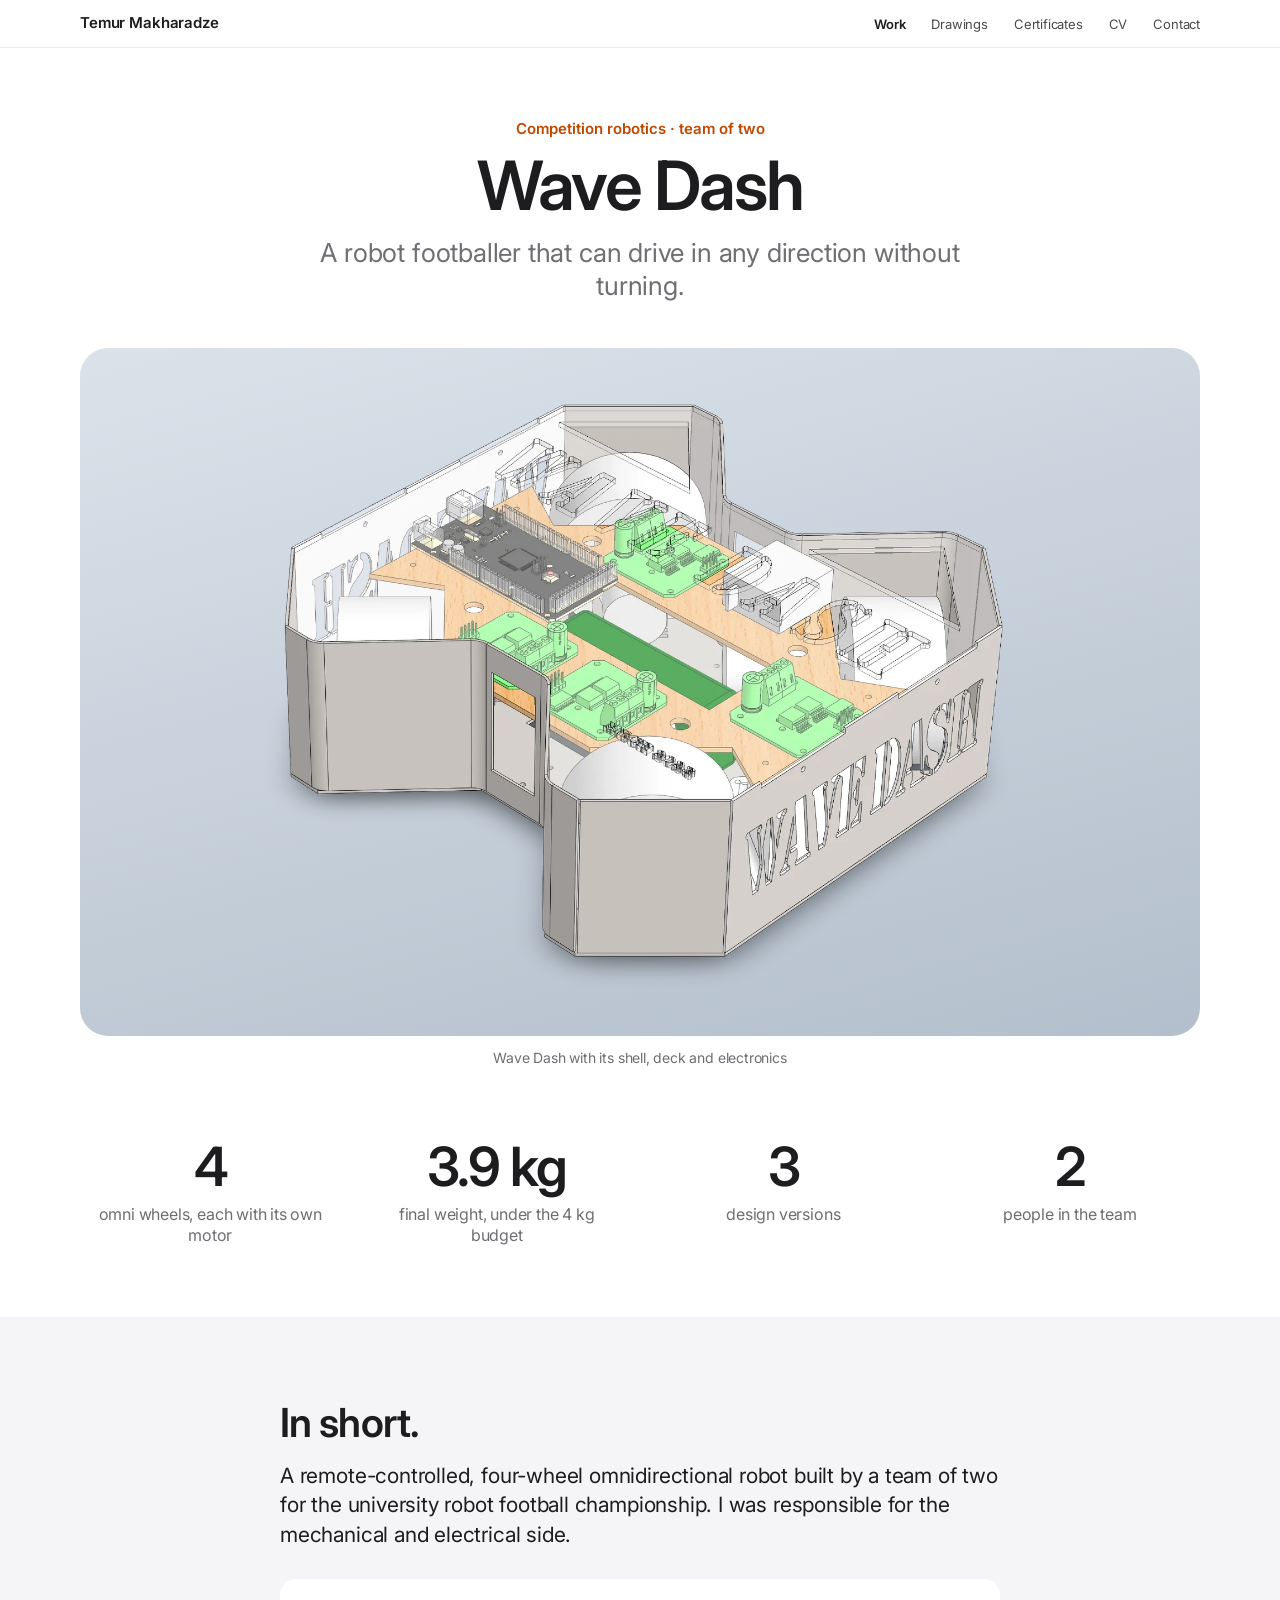
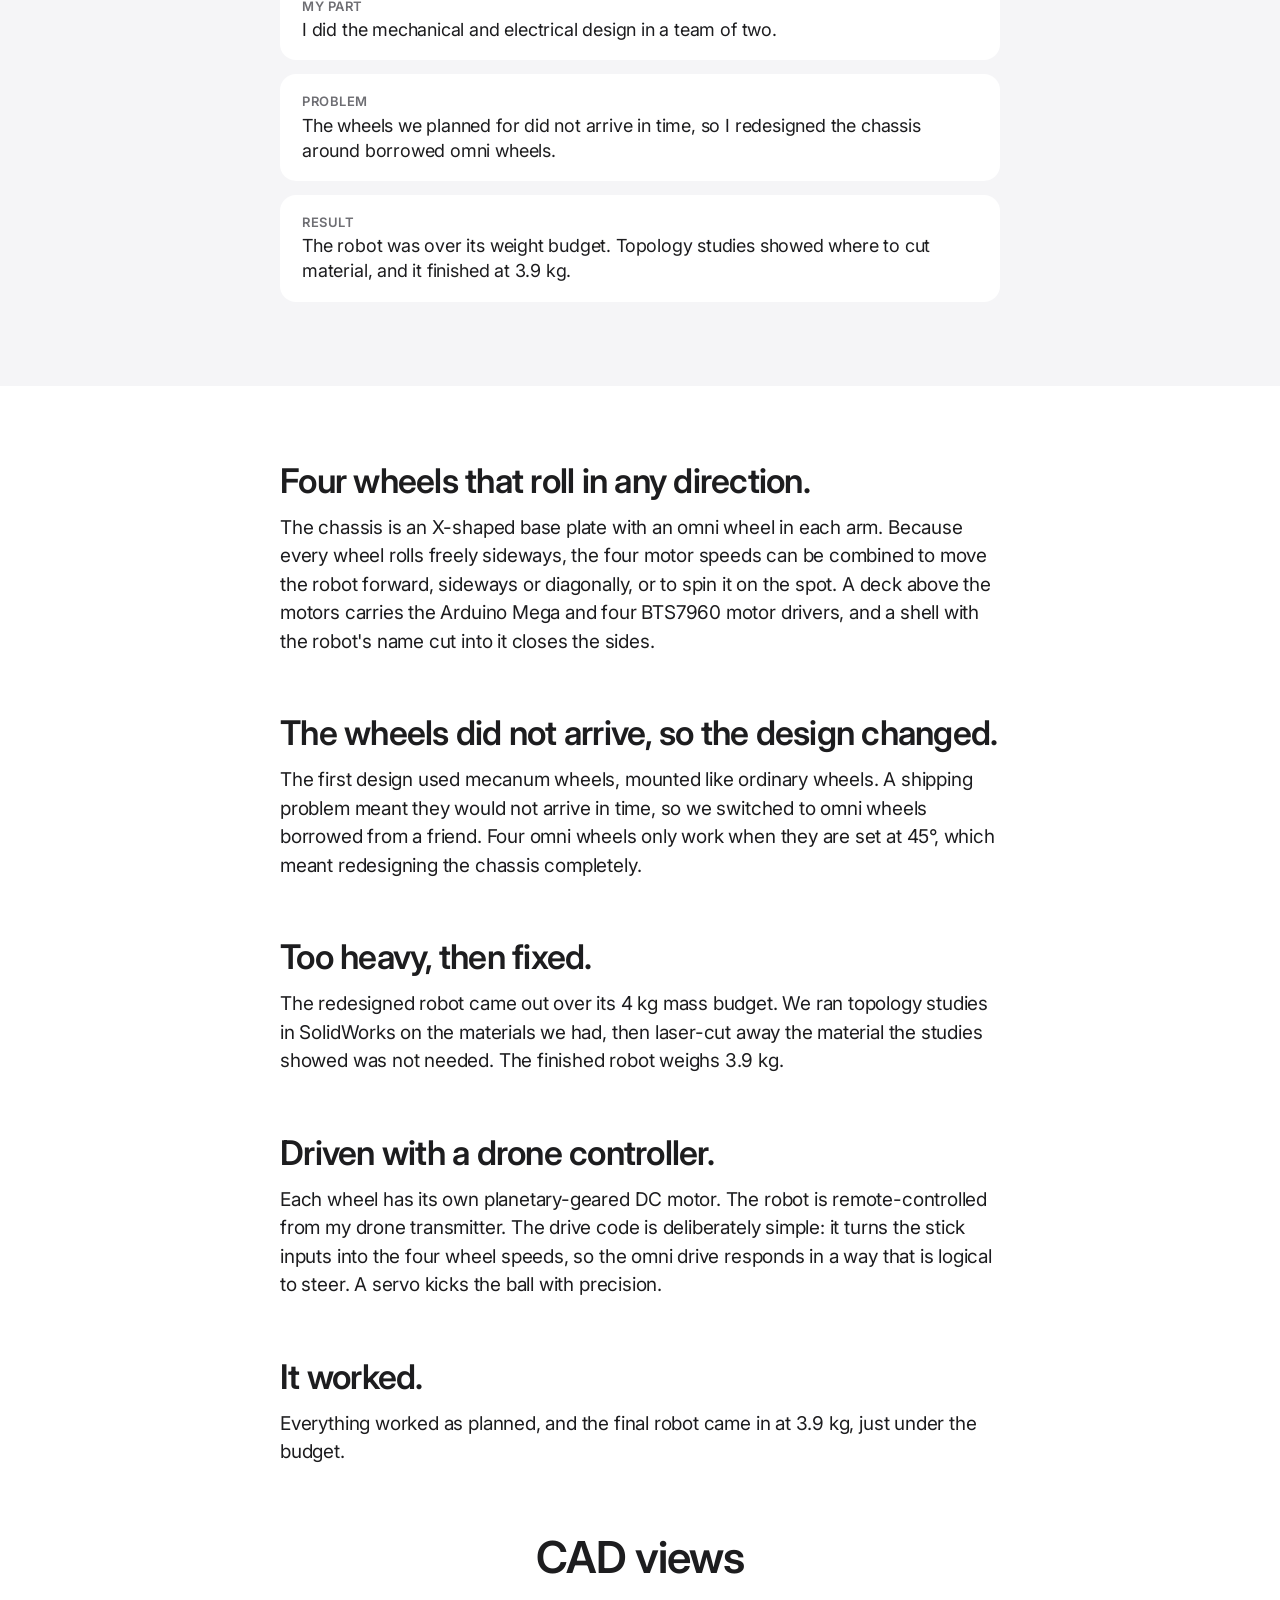
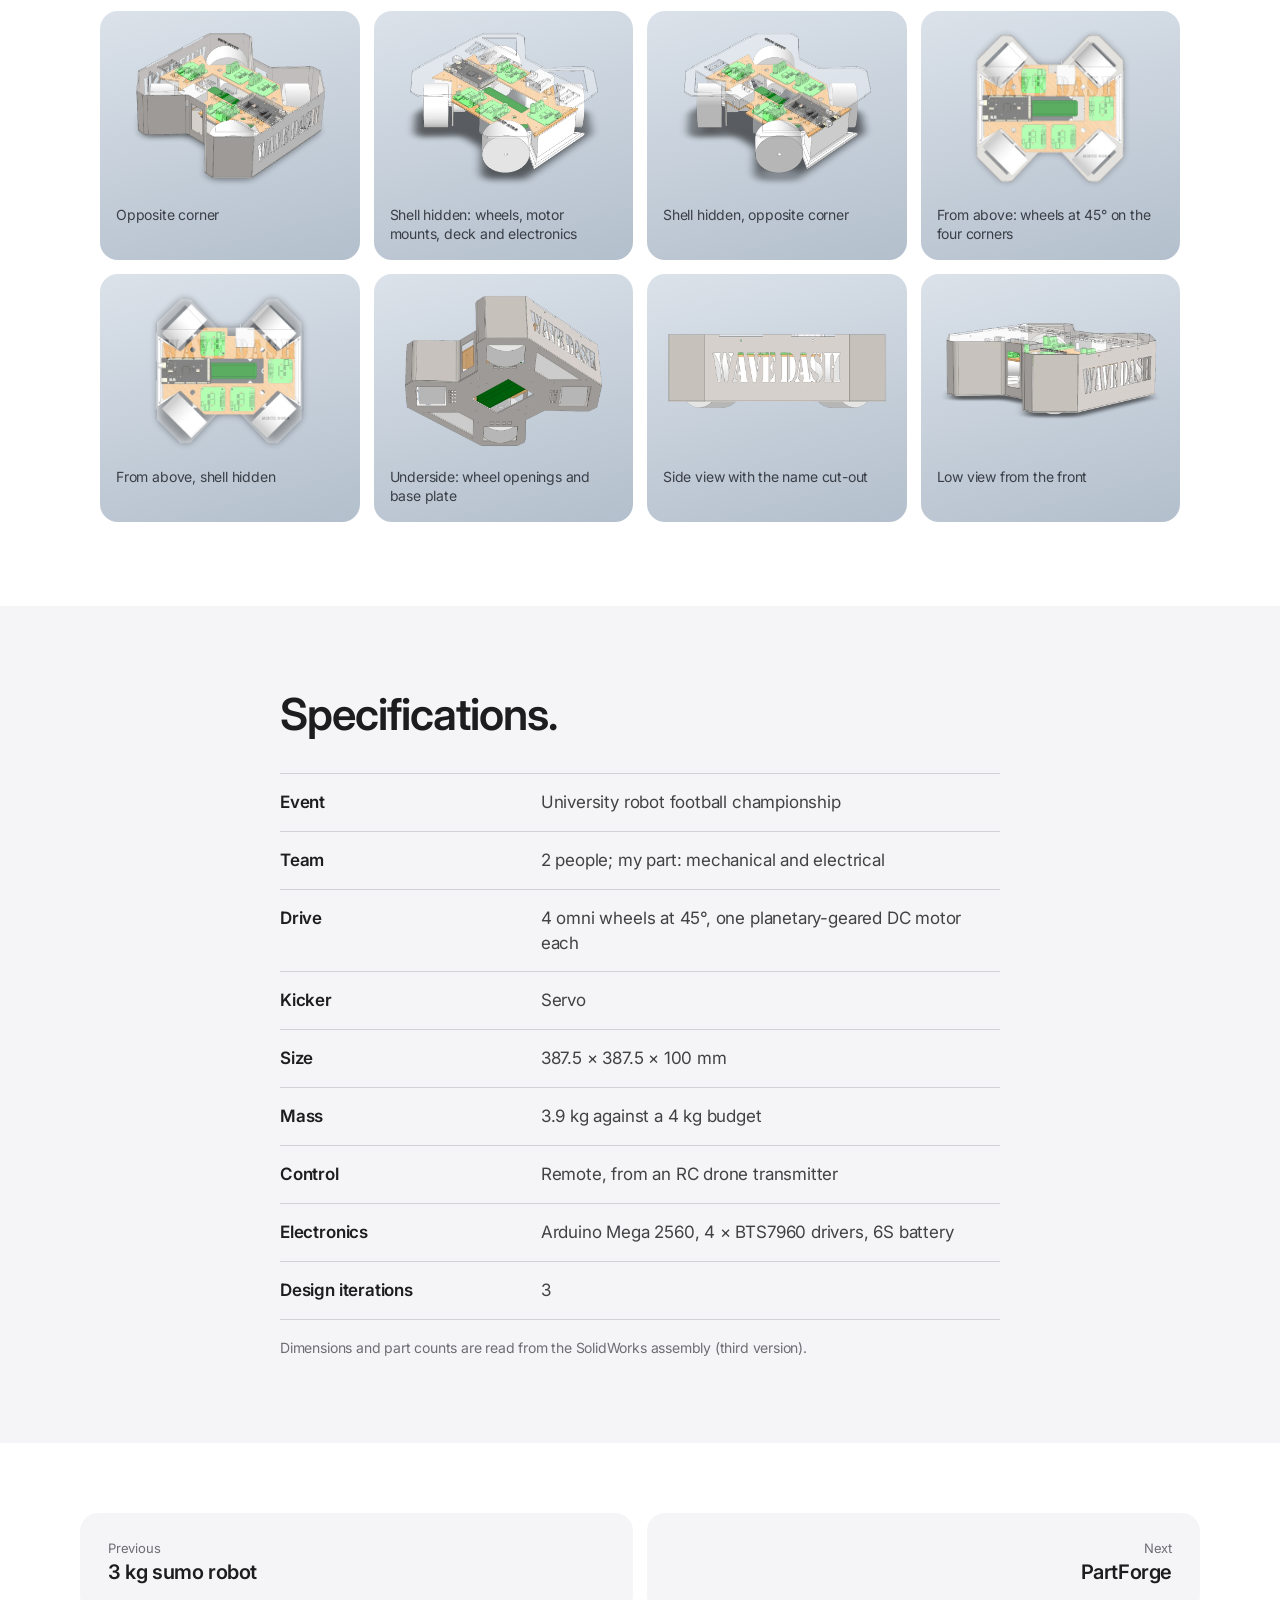
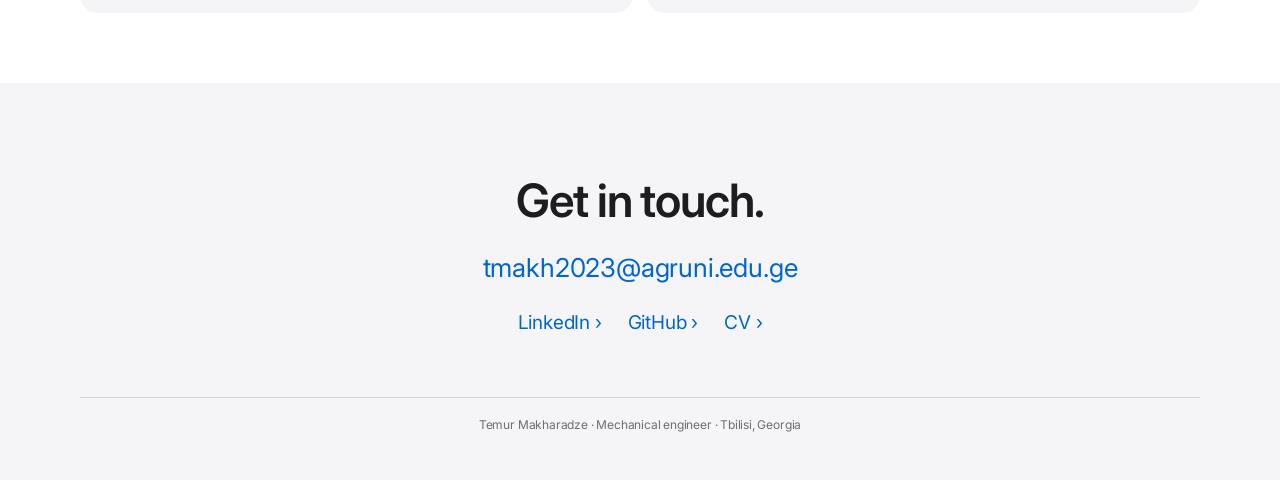
<file: projects/football-robot.html>
<!doctype html>
<html lang="en">
<head>
<meta charset="utf-8">
<meta name="viewport" content="width=device-width, initial-scale=1">
<title>Wave Dash · Temur Makharadze</title>
<meta name="description" content="A robot footballer that can drive in any direction without turning.">
<link rel="preconnect" href="https://fonts.googleapis.com">
<link rel="preconnect" href="https://fonts.gstatic.com" crossorigin>
<link rel="stylesheet" href="https://fonts.googleapis.com/css2?family=Inter:wght@400;500;600;700&display=swap">
<link rel="stylesheet" href="../assets/style.css?v=e86a3734">
</head>
<body>
<header class="nav">
  <div class="nav-in">
    <a class="brand" href="../index.html">Temur Makharadze</a>
    <nav><a href="../index.html#work" aria-current="page">Work</a><a href="../drawings.html">Drawings</a><a href="../courses.html">Certificates</a><a href="../cv.html">CV</a><a href="#contact">Contact</a></nav>
  </div>
</header>
<main>
  <section class="p-hero">
    <div class="wrap">
      <p class="eyebrow">Competition robotics · team of two</p>
      <h1>Wave Dash</h1>
      <p class="tagline">A robot footballer that can drive in any direction without turning.</p>
      
      <div class="stage"><img src="../assets/football-robot/iso.webp" data-zoom="../assets/football-robot/iso.webp" data-caption="Wave Dash with its shell, deck and electronics" alt="Wave Dash with its shell, deck and electronics"></div>
      <p class="stage-cap">Wave Dash with its shell, deck and electronics</p>
    </div>
  </section>
  <section class="stats"><div class="wrap"><div class="row"><div class="stat reveal"><b>4</b><span>omni wheels, each with its own motor</span></div><div class="stat reveal"><b>3.9 kg</b><span>final weight, under the 4 kg budget</span></div><div class="stat reveal"><b>3</b><span>design versions</span></div><div class="stat reveal"><b>2</b><span>people in the team</span></div></div></div></section>
  <section class="band grey short">
    <div class="wrap narrow">
      <h2>In short.</h2>
      <p class="lead">A remote-controlled, four-wheel omnidirectional robot built by a team of two for the university robot football championship. I was responsible for the mechanical and electrical side.</p>
      <ul class="did"><li class="reveal"><b>My part</b>I did the mechanical and electrical design in a team of two.</li><li class="reveal"><b>Problem</b>The wheels we planned for did not arrive in time, so I redesigned the chassis around borrowed omni wheels.</li><li class="reveal"><b>Result</b>The robot was over its weight budget. Topology studies showed where to cut material, and it finished at 3.9 kg.</li></ul>
    </div>
  </section>
  <section class="story">
    <div class="wrap"><div class="prose">
      
      <h2>Four wheels that roll in any direction.</h2>
      <p>The chassis is an X-shaped base plate with an omni wheel in each arm. Because every wheel rolls freely sideways,
      the four motor speeds can be combined to move the robot forward, sideways or diagonally, or to spin it on the spot.
      A deck above the motors carries the Arduino Mega and four BTS7960 motor drivers, and a shell with the robot's name
      cut into it closes the sides.</p>

      <h2>The wheels did not arrive, so the design changed.</h2>
      <p>The first design used mecanum wheels, mounted like ordinary wheels. A shipping problem meant they would not
      arrive in time, so we switched to omni wheels borrowed from a friend. Four omni wheels only work when they are set at
      45°, which meant redesigning the chassis completely.</p>

      <h2>Too heavy, then fixed.</h2>
      <p>The redesigned robot came out over its 4 kg mass budget. We ran topology studies in SolidWorks on the materials
      we had, then laser-cut away the material the studies showed was not needed. The finished robot weighs 3.9 kg.</p>

      <h2>Driven with a drone controller.</h2>
      <p>Each wheel has its own planetary-geared DC motor. The robot is remote-controlled from my drone transmitter.
      The drive code is deliberately simple: it turns the stick inputs into the four wheel speeds, so the omni drive
      responds in a way that is logical to steer. A servo kicks the ball with precision.</p>

      <h2>It worked.</h2>
      <p>Everything worked as planned, and the final robot came in at 3.9 kg, just under the budget.</p>
      
    </div></div>
  </section>
  <section class="band" style="padding-top:20px"><div class="wrap"><h2 class="center" style="margin-bottom:30px">CAD views</h2><div class="gallery"><figure><div class="shot"><img src="../assets/football-robot/iso-180-sm.webp" data-zoom="../assets/football-robot/iso-180.webp" data-caption="Opposite corner" alt="Opposite corner" loading="lazy"></div><figcaption>Opposite corner</figcaption></figure><figure><div class="shot"><img src="../assets/football-robot/iso-open-sm.webp" data-zoom="../assets/football-robot/iso-open.webp" data-caption="Shell hidden: wheels, motor mounts, deck and electronics" alt="Shell hidden: wheels, motor mounts, deck and electronics" loading="lazy"></div><figcaption>Shell hidden: wheels, motor mounts, deck and electronics</figcaption></figure><figure><div class="shot"><img src="../assets/football-robot/iso-180-open-sm.webp" data-zoom="../assets/football-robot/iso-180-open.webp" data-caption="Shell hidden, opposite corner" alt="Shell hidden, opposite corner" loading="lazy"></div><figcaption>Shell hidden, opposite corner</figcaption></figure><figure><div class="shot"><img src="../assets/football-robot/top-sm.webp" data-zoom="../assets/football-robot/top.webp" data-caption="From above: wheels at 45° on the four corners" alt="From above: wheels at 45° on the four corners" loading="lazy"></div><figcaption>From above: wheels at 45° on the four corners</figcaption></figure><figure><div class="shot"><img src="../assets/football-robot/top-open-sm.webp" data-zoom="../assets/football-robot/top-open.webp" data-caption="From above, shell hidden" alt="From above, shell hidden" loading="lazy"></div><figcaption>From above, shell hidden</figcaption></figure><figure><div class="shot"><img src="../assets/football-robot/under-sm.webp" data-zoom="../assets/football-robot/under.webp" data-caption="Underside: wheel openings and base plate" alt="Underside: wheel openings and base plate" loading="lazy"></div><figcaption>Underside: wheel openings and base plate</figcaption></figure><figure><div class="shot"><img src="../assets/football-robot/right-sm.webp" data-zoom="../assets/football-robot/right.webp" data-caption="Side view with the name cut-out" alt="Side view with the name cut-out" loading="lazy"></div><figcaption>Side view with the name cut-out</figcaption></figure><figure><div class="shot"><img src="../assets/football-robot/low-sm.webp" data-zoom="../assets/football-robot/low.webp" data-caption="Low view from the front" alt="Low view from the front" loading="lazy"></div><figcaption>Low view from the front</figcaption></figure></div></div></section>
  <section class="band grey specs">
    <div class="wrap narrow">
      <h2>Specifications.</h2>
      <dl><div><dt>Event</dt><dd>University robot football championship</dd></div><div><dt>Team</dt><dd>2 people; my part: mechanical and electrical</dd></div><div><dt>Drive</dt><dd>4 omni wheels at 45°, one planetary-geared DC motor each</dd></div><div><dt>Kicker</dt><dd>Servo</dd></div><div><dt>Size</dt><dd>387.5 × 387.5 × 100 mm</dd></div><div><dt>Mass</dt><dd>3.9 kg against a 4 kg budget</dd></div><div><dt>Control</dt><dd>Remote, from an RC drone transmitter</dd></div><div><dt>Electronics</dt><dd>Arduino Mega 2560, 4 × BTS7960 drivers, 6S battery</dd></div><div><dt>Design iterations</dt><dd>3</dd></div><span class="note">Dimensions and part counts are read from the SolidWorks assembly (third version).</span></dl>
    </div>
  </section>
  <nav class="pager"><a href="sumo-robot.html"><small>Previous</small><span>3 kg sumo robot</span></a><a class="next" href="partforge.html"><small>Next</small><span>PartForge</span></a></nav>
</main>
<footer class="footer" id="contact">
  <div class="wrap">
    <h2>Get in touch.</h2>
    <a class="mail" href="mailto:tmakh2023@agruni.edu.ge">tmakh2023@agruni.edu.ge</a>
    <div class="links">
      <a href="https://www.linkedin.com/in/temuka-makharadze-7a7227241/" target="_blank" rel="noopener">LinkedIn</a>
      <a href="https://github.com/Temukamakh" target="_blank" rel="noopener">GitHub</a>
      <a href="../cv.html">CV</a>
    </div>
    <p class="small">Temur Makharadze · Mechanical engineer · Tbilisi, Georgia</p>
  </div>
</footer>
<script src="../assets/site.js?v=e86a3734"></script>
</body>
</html>
</file>
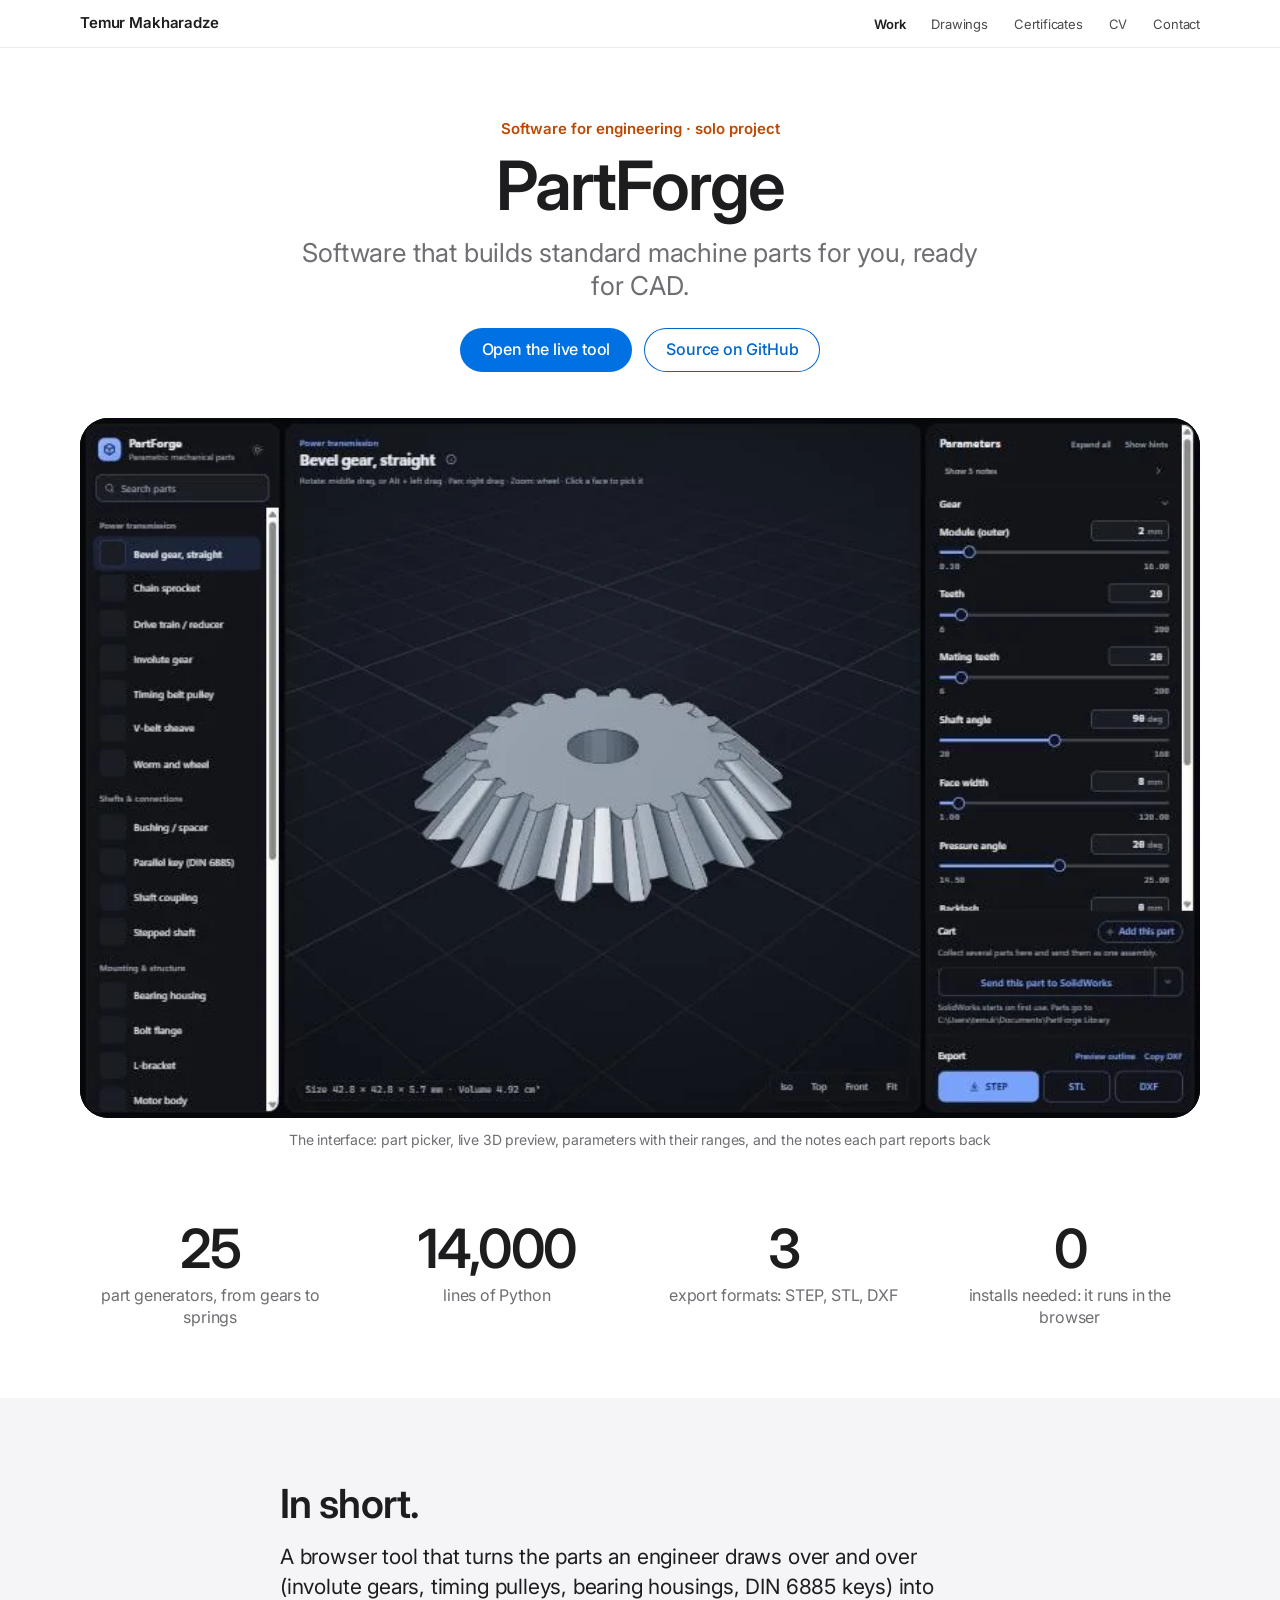
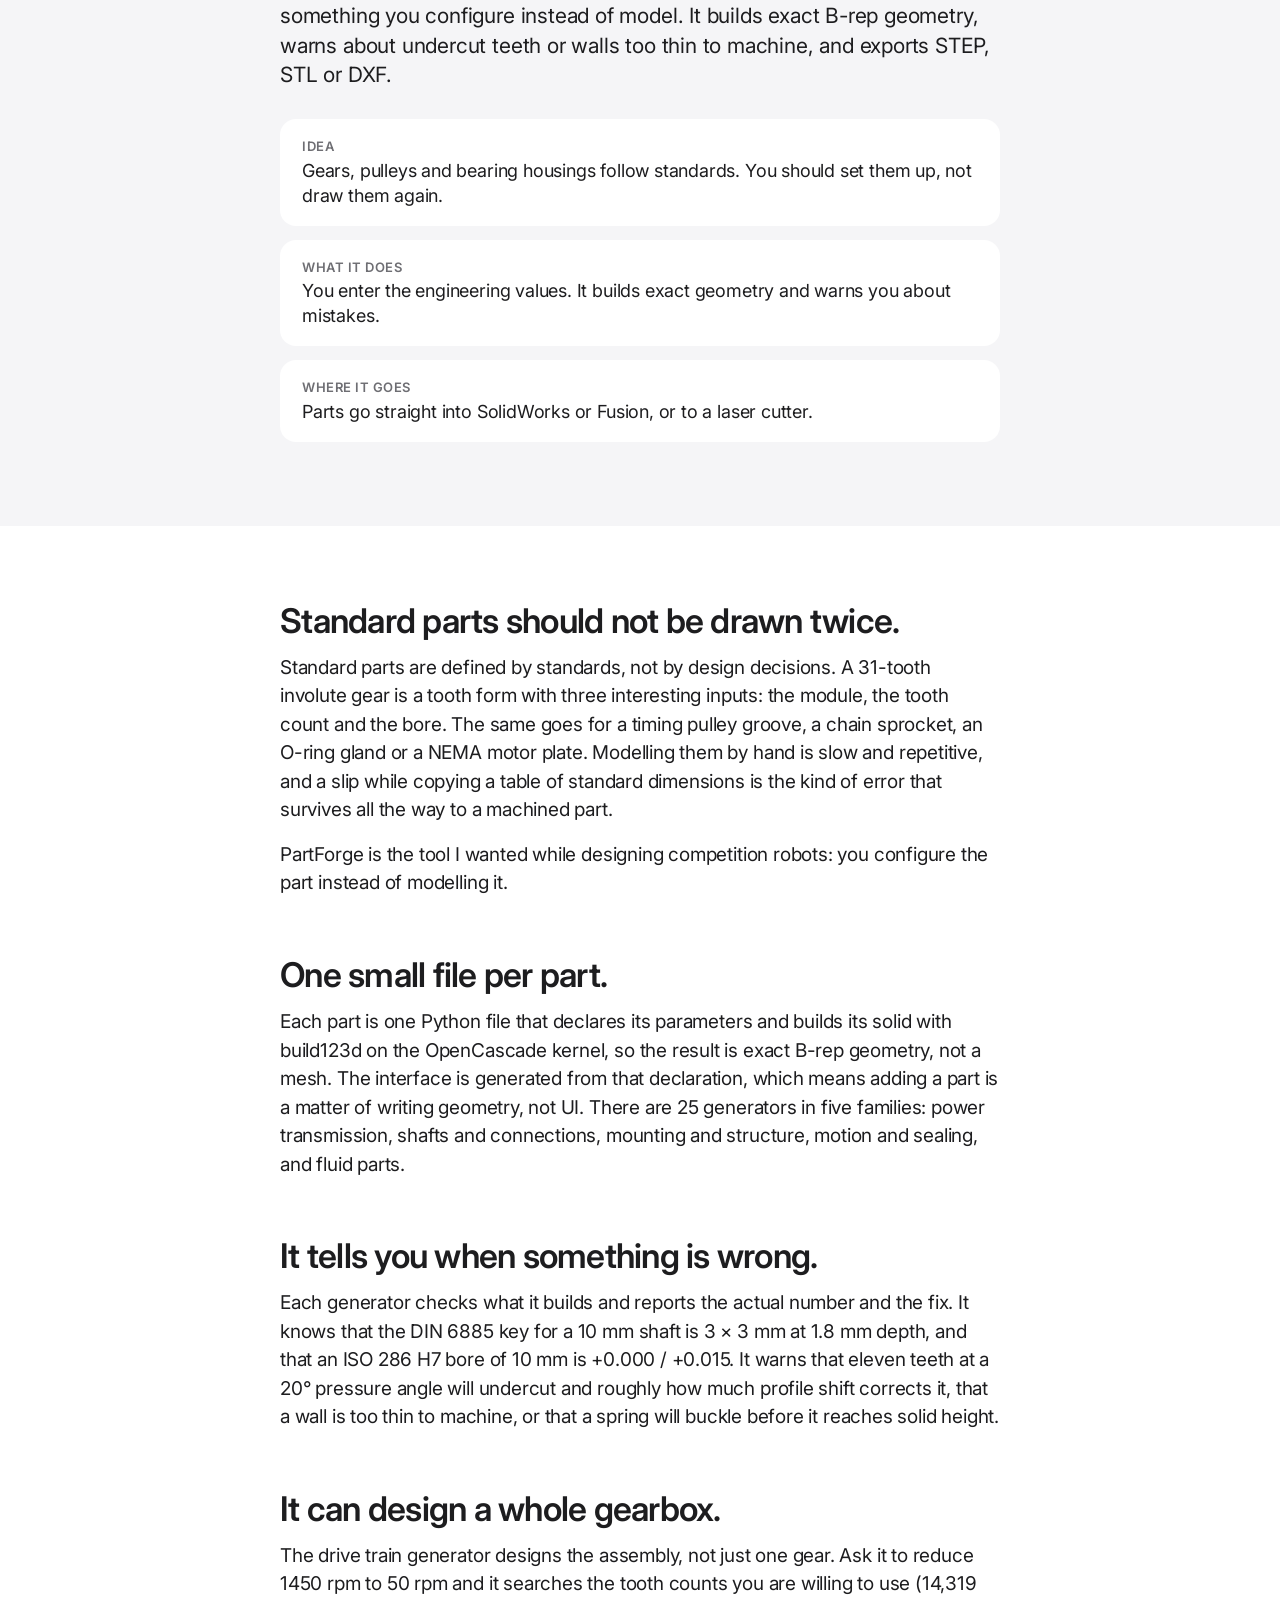
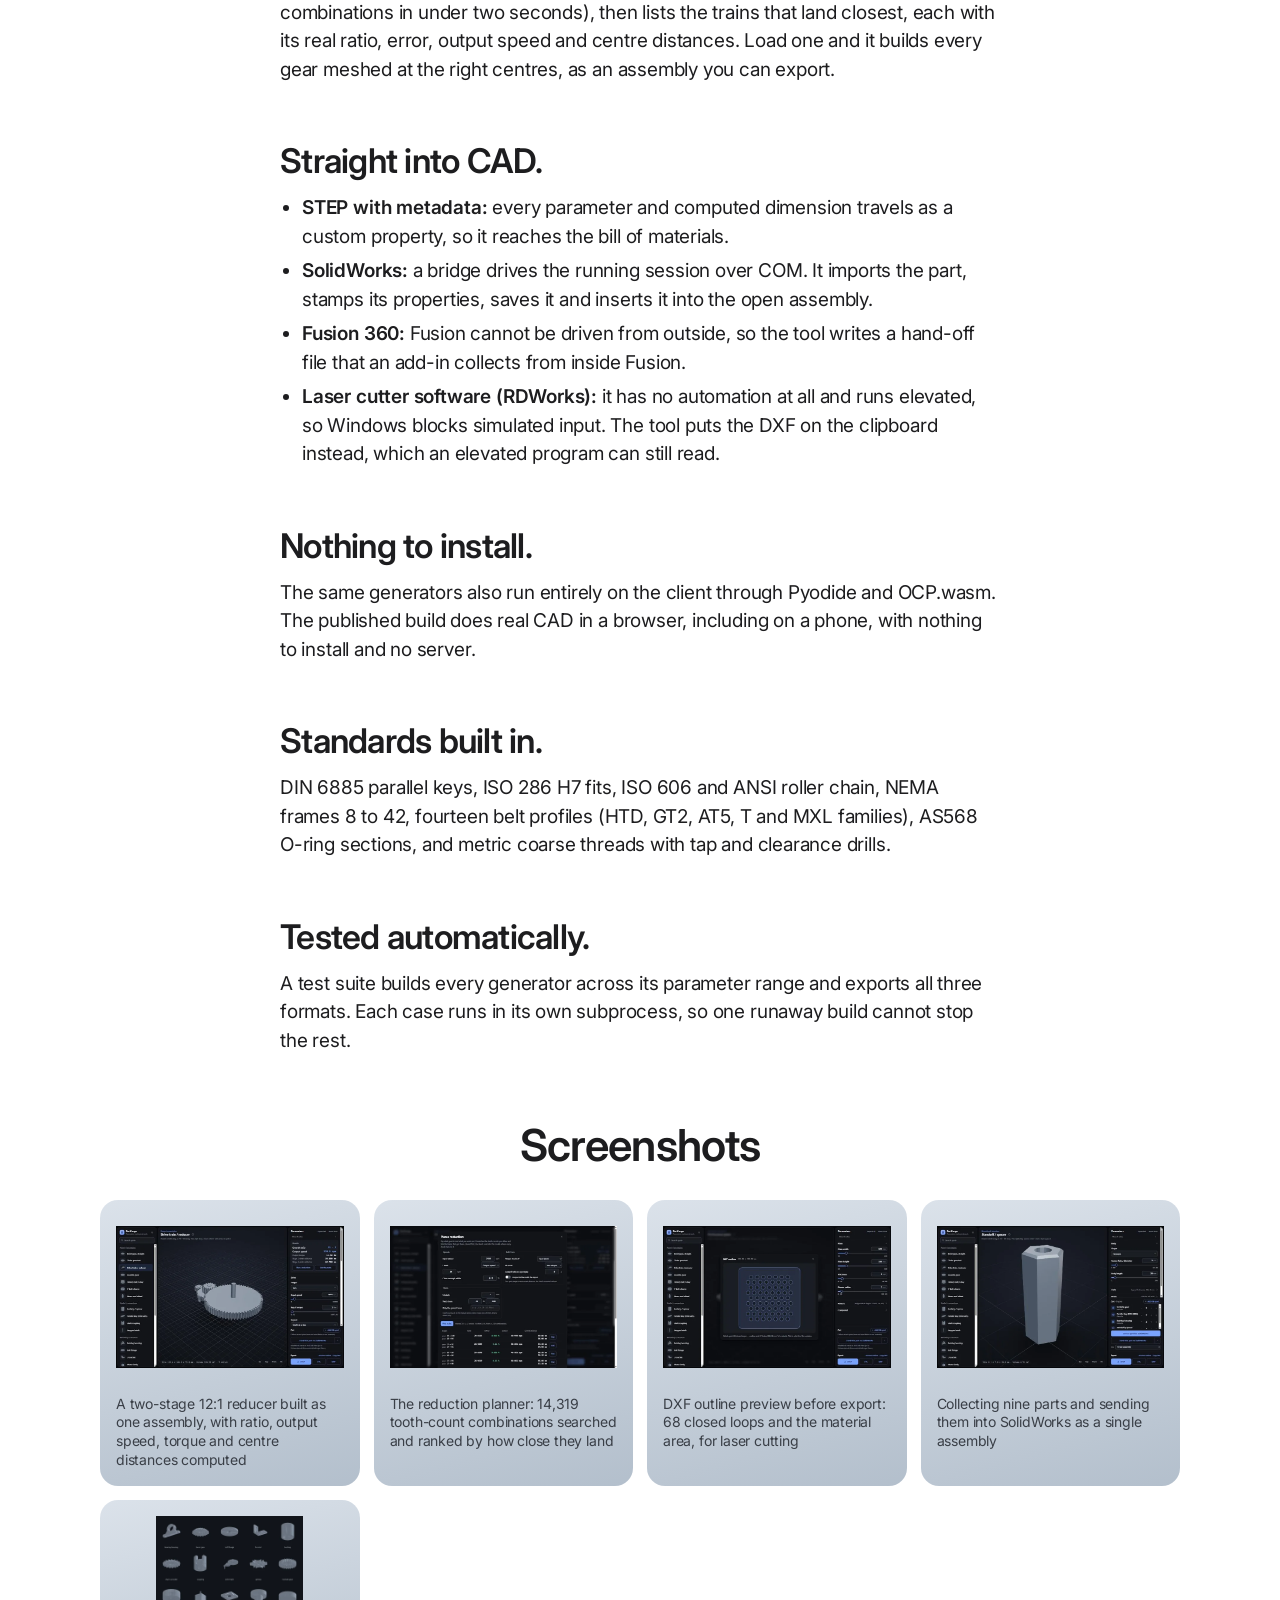
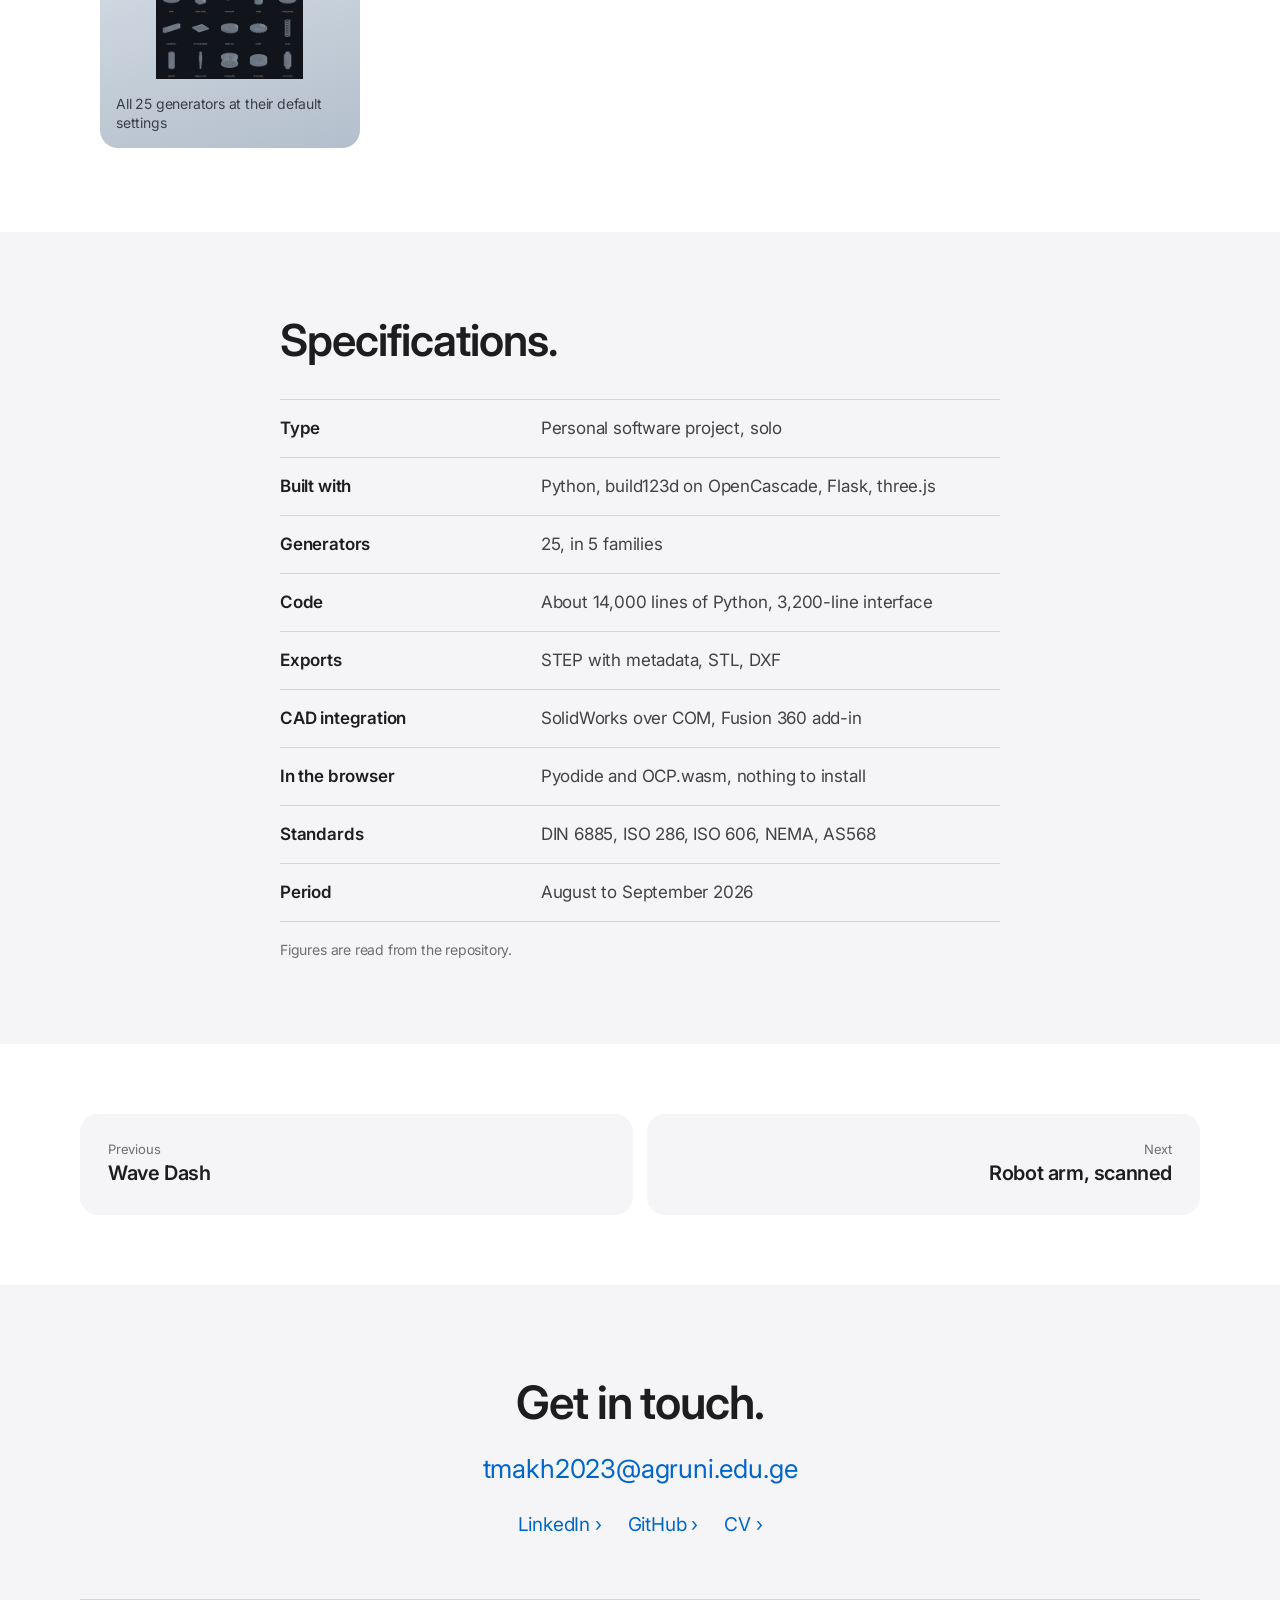
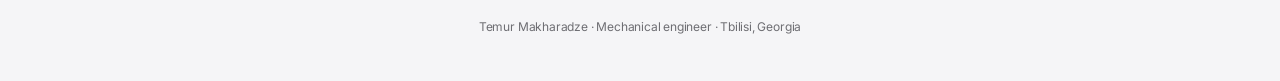
<file: projects/partforge.html>
<!doctype html>
<html lang="en">
<head>
<meta charset="utf-8">
<meta name="viewport" content="width=device-width, initial-scale=1">
<title>PartForge · Temur Makharadze</title>
<meta name="description" content="Software that builds standard machine parts for you, ready for CAD.">
<link rel="preconnect" href="https://fonts.googleapis.com">
<link rel="preconnect" href="https://fonts.gstatic.com" crossorigin>
<link rel="stylesheet" href="https://fonts.googleapis.com/css2?family=Inter:wght@400;500;600;700&display=swap">
<link rel="stylesheet" href="../assets/style.css?v=e86a3734">
</head>
<body>
<header class="nav">
  <div class="nav-in">
    <a class="brand" href="../index.html">Temur Makharadze</a>
    <nav><a href="../index.html#work" aria-current="page">Work</a><a href="../drawings.html">Drawings</a><a href="../courses.html">Certificates</a><a href="../cv.html">CV</a><a href="#contact">Contact</a></nav>
  </div>
</header>
<main>
  <section class="p-hero">
    <div class="wrap">
      <p class="eyebrow">Software for engineering · solo project</p>
      <h1>PartForge</h1>
      <p class="tagline">Software that builds standard machine parts for you, ready for CAD.</p>
      <div class="pills"><a class="pill" href="https://temukamakh.github.io/partforge/" target="_blank" rel="noopener">Open the live tool</a><a class="pill ghost" href="https://github.com/Temukamakh/partforge" target="_blank" rel="noopener">Source on GitHub</a></div>
      <div class="stage dark"><img src="../assets/partforge/01-interface-bevel-gear.webp" data-zoom="../assets/partforge/01-interface-bevel-gear.webp" data-caption="The interface: part picker, live 3D preview, parameters with their ranges, and the notes each part reports back" alt="The interface: part picker, live 3D preview, parameters with their ranges, and the notes each part reports back"></div>
      <p class="stage-cap">The interface: part picker, live 3D preview, parameters with their ranges, and the notes each part reports back</p>
    </div>
  </section>
  <section class="stats"><div class="wrap"><div class="row"><div class="stat reveal"><b>25</b><span>part generators, from gears to springs</span></div><div class="stat reveal"><b>14,000</b><span>lines of Python</span></div><div class="stat reveal"><b>3</b><span>export formats: STEP, STL, DXF</span></div><div class="stat reveal"><b>0</b><span>installs needed: it runs in the browser</span></div></div></div></section>
  <section class="band grey short">
    <div class="wrap narrow">
      <h2>In short.</h2>
      <p class="lead">A browser tool that turns the parts an engineer draws over and over (involute gears, timing pulleys, bearing housings, DIN 6885 keys) into something you configure instead of model. It builds exact B-rep geometry, warns about undercut teeth or walls too thin to machine, and exports STEP, STL or DXF.</p>
      <ul class="did"><li class="reveal"><b>Idea</b>Gears, pulleys and bearing housings follow standards. You should set them up, not draw them again.</li><li class="reveal"><b>What it does</b>You enter the engineering values. It builds exact geometry and warns you about mistakes.</li><li class="reveal"><b>Where it goes</b>Parts go straight into SolidWorks or Fusion, or to a laser cutter.</li></ul>
    </div>
  </section>
  <section class="story">
    <div class="wrap"><div class="prose">
      
      <h2>Standard parts should not be drawn twice.</h2>
      <p>Standard parts are defined by standards, not by design decisions. A 31-tooth involute gear is a tooth form with
      three interesting inputs: the module, the tooth count and the bore. The same goes for a timing pulley groove, a chain
      sprocket, an O-ring gland or a NEMA motor plate. Modelling them by hand is slow and repetitive, and a slip while
      copying a table of standard dimensions is the kind of error that survives all the way to a machined part.</p>
      <p>PartForge is the tool I wanted while designing competition robots: you configure the part instead of modelling it.</p>

      <h2>One small file per part.</h2>
      <p>Each part is one Python file that declares its parameters and builds its solid with build123d on the OpenCascade
      kernel, so the result is exact B-rep geometry, not a mesh. The interface is generated from that declaration, which
      means adding a part is a matter of writing geometry, not UI. There are 25 generators in five families: power
      transmission, shafts and connections, mounting and structure, motion and sealing, and fluid parts.</p>

      <h2>It tells you when something is wrong.</h2>
      <p>Each generator checks what it builds and reports the actual number and the fix. It knows that the DIN 6885 key for
      a 10 mm shaft is 3 × 3 mm at 1.8 mm depth, and that an ISO 286 H7 bore of 10 mm is +0.000 / +0.015. It warns that
      eleven teeth at a 20° pressure angle will undercut and roughly how much profile shift corrects it, that a wall is too
      thin to machine, or that a spring will buckle before it reaches solid height.</p>

      <h2>It can design a whole gearbox.</h2>
      <p>The drive train generator designs the assembly, not just one gear. Ask it to reduce 1450 rpm to 50 rpm and it
      searches the tooth counts you are willing to use (14,319 combinations in under two seconds), then lists the trains
      that land closest, each with its real ratio, error, output speed and centre distances. Load one and it builds every
      gear meshed at the right centres, as an assembly you can export.</p>

      <h2>Straight into CAD.</h2>
      <ul>
        <li><strong>STEP with metadata:</strong> every parameter and computed dimension travels as a custom property, so it
        reaches the bill of materials.</li>
        <li><strong>SolidWorks:</strong> a bridge drives the running session over COM. It imports the part, stamps its
        properties, saves it and inserts it into the open assembly.</li>
        <li><strong>Fusion 360:</strong> Fusion cannot be driven from outside, so the tool writes a hand-off file that an
        add-in collects from inside Fusion.</li>
        <li><strong>Laser cutter software (RDWorks):</strong> it has no automation at all and runs elevated, so Windows
        blocks simulated input. The tool puts the DXF on the clipboard instead, which an elevated program can still read.</li>
      </ul>

      <h2>Nothing to install.</h2>
      <p>The same generators also run entirely on the client through Pyodide and OCP.wasm. The published build does real
      CAD in a browser, including on a phone, with nothing to install and no server.</p>

      <h2>Standards built in.</h2>
      <p>DIN 6885 parallel keys, ISO 286 H7 fits, ISO 606 and ANSI roller chain, NEMA frames 8 to 42, fourteen belt profiles
      (HTD, GT2, AT5, T and MXL families), AS568 O-ring sections, and metric coarse threads with tap and clearance drills.</p>

      <h2>Tested automatically.</h2>
      <p>A test suite builds every generator across its parameter range and exports all three formats. Each case runs in
      its own subprocess, so one runaway build cannot stop the rest.</p>
      
    </div></div>
  </section>
  <section class="band" style="padding-top:20px"><div class="wrap"><h2 class="center" style="margin-bottom:30px">Screenshots</h2><div class="gallery"><figure><div class="shot"><img src="../assets/partforge/02-drive-train-2-stage-sm.webp" data-zoom="../assets/partforge/02-drive-train-2-stage.webp" data-caption="A two-stage 12:1 reducer built as one assembly, with ratio, output speed, torque and centre distances computed" alt="A two-stage 12:1 reducer built as one assembly, with ratio, output speed, torque and centre distances computed" loading="lazy"></div><figcaption>A two-stage 12:1 reducer built as one assembly, with ratio, output speed, torque and centre distances computed</figcaption></figure><figure><div class="shot"><img src="../assets/partforge/03-reduction-planner-sm.webp" data-zoom="../assets/partforge/03-reduction-planner.webp" data-caption="The reduction planner: 14,319 tooth-count combinations searched and ranked by how close they land" alt="The reduction planner: 14,319 tooth-count combinations searched and ranked by how close they land" loading="lazy"></div><figcaption>The reduction planner: 14,319 tooth-count combinations searched and ranked by how close they land</figcaption></figure><figure><div class="shot"><img src="../assets/partforge/04-dxf-outline-preview-sm.webp" data-zoom="../assets/partforge/04-dxf-outline-preview.webp" data-caption="DXF outline preview before export: 68 closed loops and the material area, for laser cutting" alt="DXF outline preview before export: 68 closed loops and the material area, for laser cutting" loading="lazy"></div><figcaption>DXF outline preview before export: 68 closed loops and the material area, for laser cutting</figcaption></figure><figure><div class="shot"><img src="../assets/partforge/05-cart-to-assembly-sm.webp" data-zoom="../assets/partforge/05-cart-to-assembly.webp" data-caption="Collecting nine parts and sending them into SolidWorks as a single assembly" alt="Collecting nine parts and sending them into SolidWorks as a single assembly" loading="lazy"></div><figcaption>Collecting nine parts and sending them into SolidWorks as a single assembly</figcaption></figure><figure><div class="shot"><img src="../assets/partforge/06-part-catalogue-sm.webp" data-zoom="../assets/partforge/06-part-catalogue.webp" data-caption="All 25 generators at their default settings" alt="All 25 generators at their default settings" loading="lazy"></div><figcaption>All 25 generators at their default settings</figcaption></figure></div></div></section>
  <section class="band grey specs">
    <div class="wrap narrow">
      <h2>Specifications.</h2>
      <dl><div><dt>Type</dt><dd>Personal software project, solo</dd></div><div><dt>Built with</dt><dd>Python, build123d on OpenCascade, Flask, three.js</dd></div><div><dt>Generators</dt><dd>25, in 5 families</dd></div><div><dt>Code</dt><dd>About 14,000 lines of Python, 3,200-line interface</dd></div><div><dt>Exports</dt><dd>STEP with metadata, STL, DXF</dd></div><div><dt>CAD integration</dt><dd>SolidWorks over COM, Fusion 360 add-in</dd></div><div><dt>In the browser</dt><dd>Pyodide and OCP.wasm, nothing to install</dd></div><div><dt>Standards</dt><dd>DIN 6885, ISO 286, ISO 606, NEMA, AS568</dd></div><div><dt>Period</dt><dd>August to September 2026</dd></div><span class="note">Figures are read from the repository.</span></dl>
    </div>
  </section>
  <nav class="pager"><a href="football-robot.html"><small>Previous</small><span>Wave Dash</span></a><a class="next" href="robot-arm-scans.html"><small>Next</small><span>Robot arm, scanned</span></a></nav>
</main>
<footer class="footer" id="contact">
  <div class="wrap">
    <h2>Get in touch.</h2>
    <a class="mail" href="mailto:tmakh2023@agruni.edu.ge">tmakh2023@agruni.edu.ge</a>
    <div class="links">
      <a href="https://www.linkedin.com/in/temuka-makharadze-7a7227241/" target="_blank" rel="noopener">LinkedIn</a>
      <a href="https://github.com/Temukamakh" target="_blank" rel="noopener">GitHub</a>
      <a href="../cv.html">CV</a>
    </div>
    <p class="small">Temur Makharadze · Mechanical engineer · Tbilisi, Georgia</p>
  </div>
</footer>
<script src="../assets/site.js?v=e86a3734"></script>
</body>
</html>
</file>
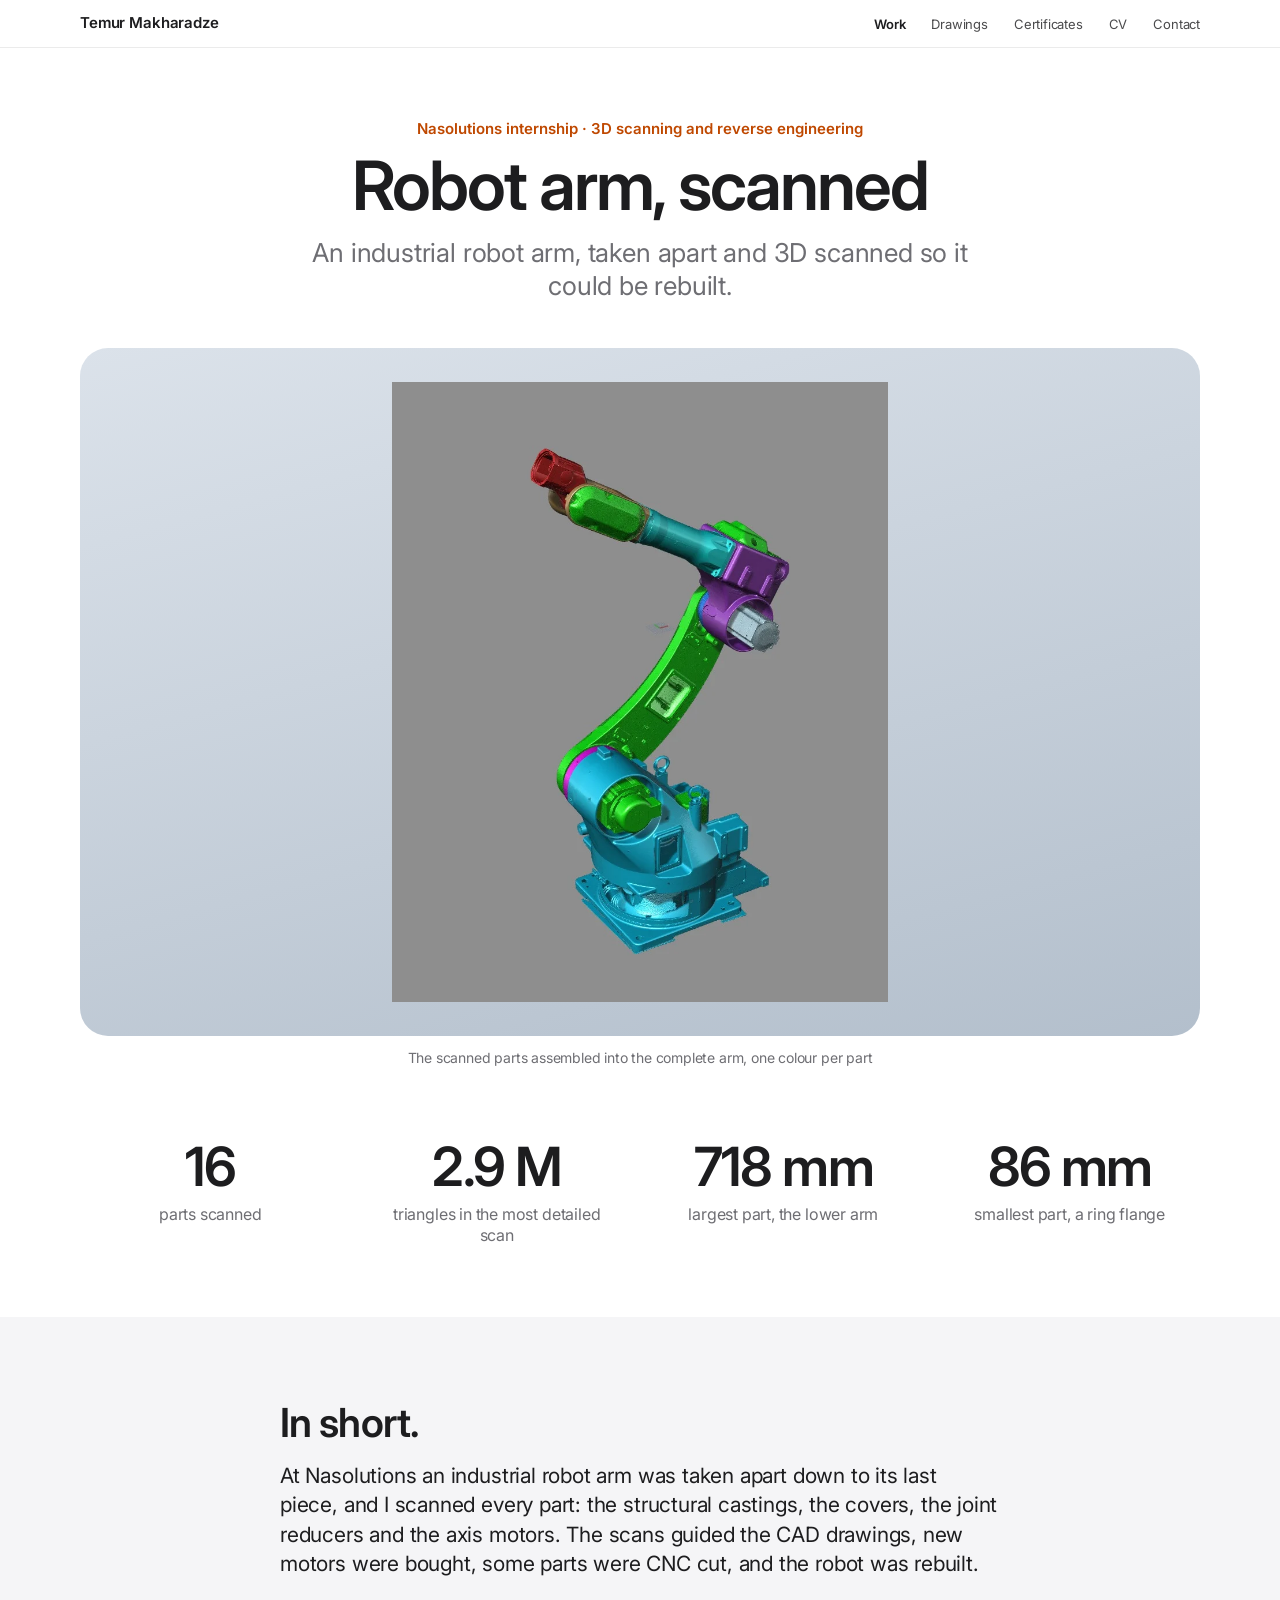
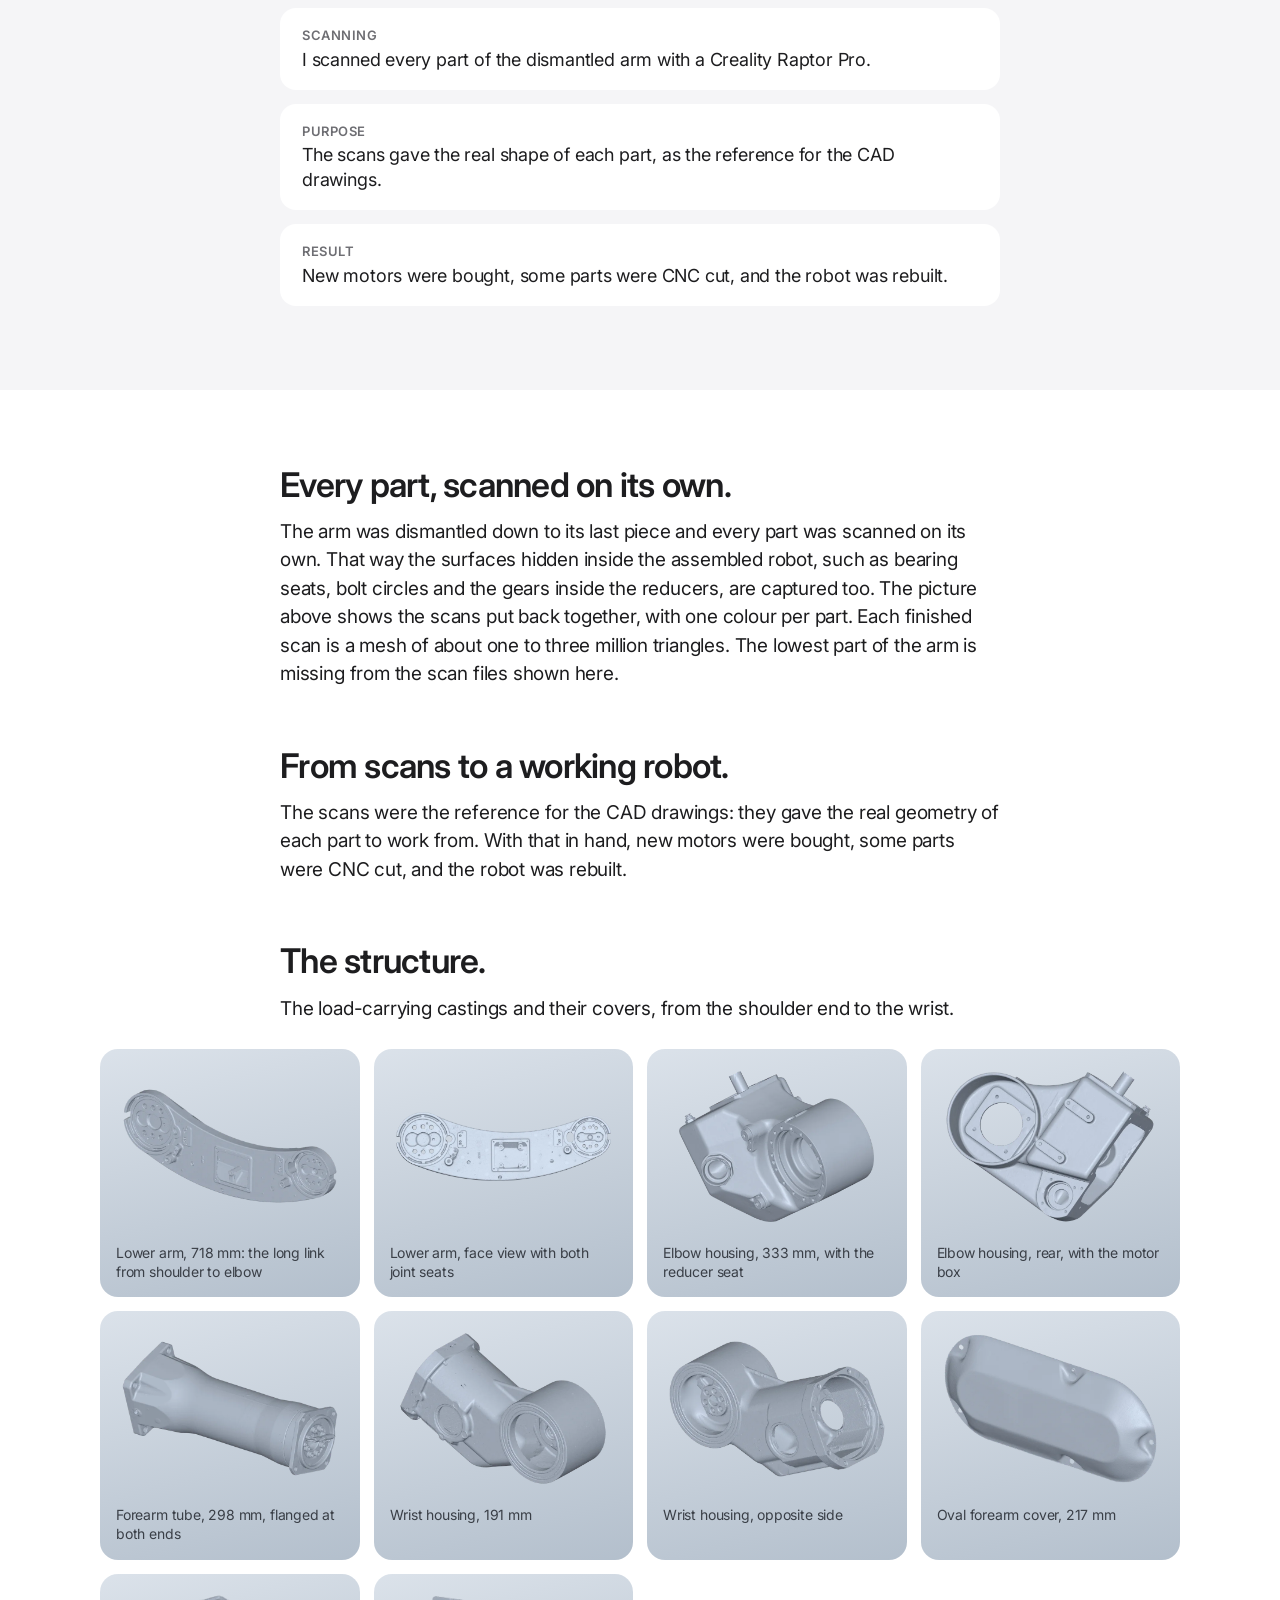
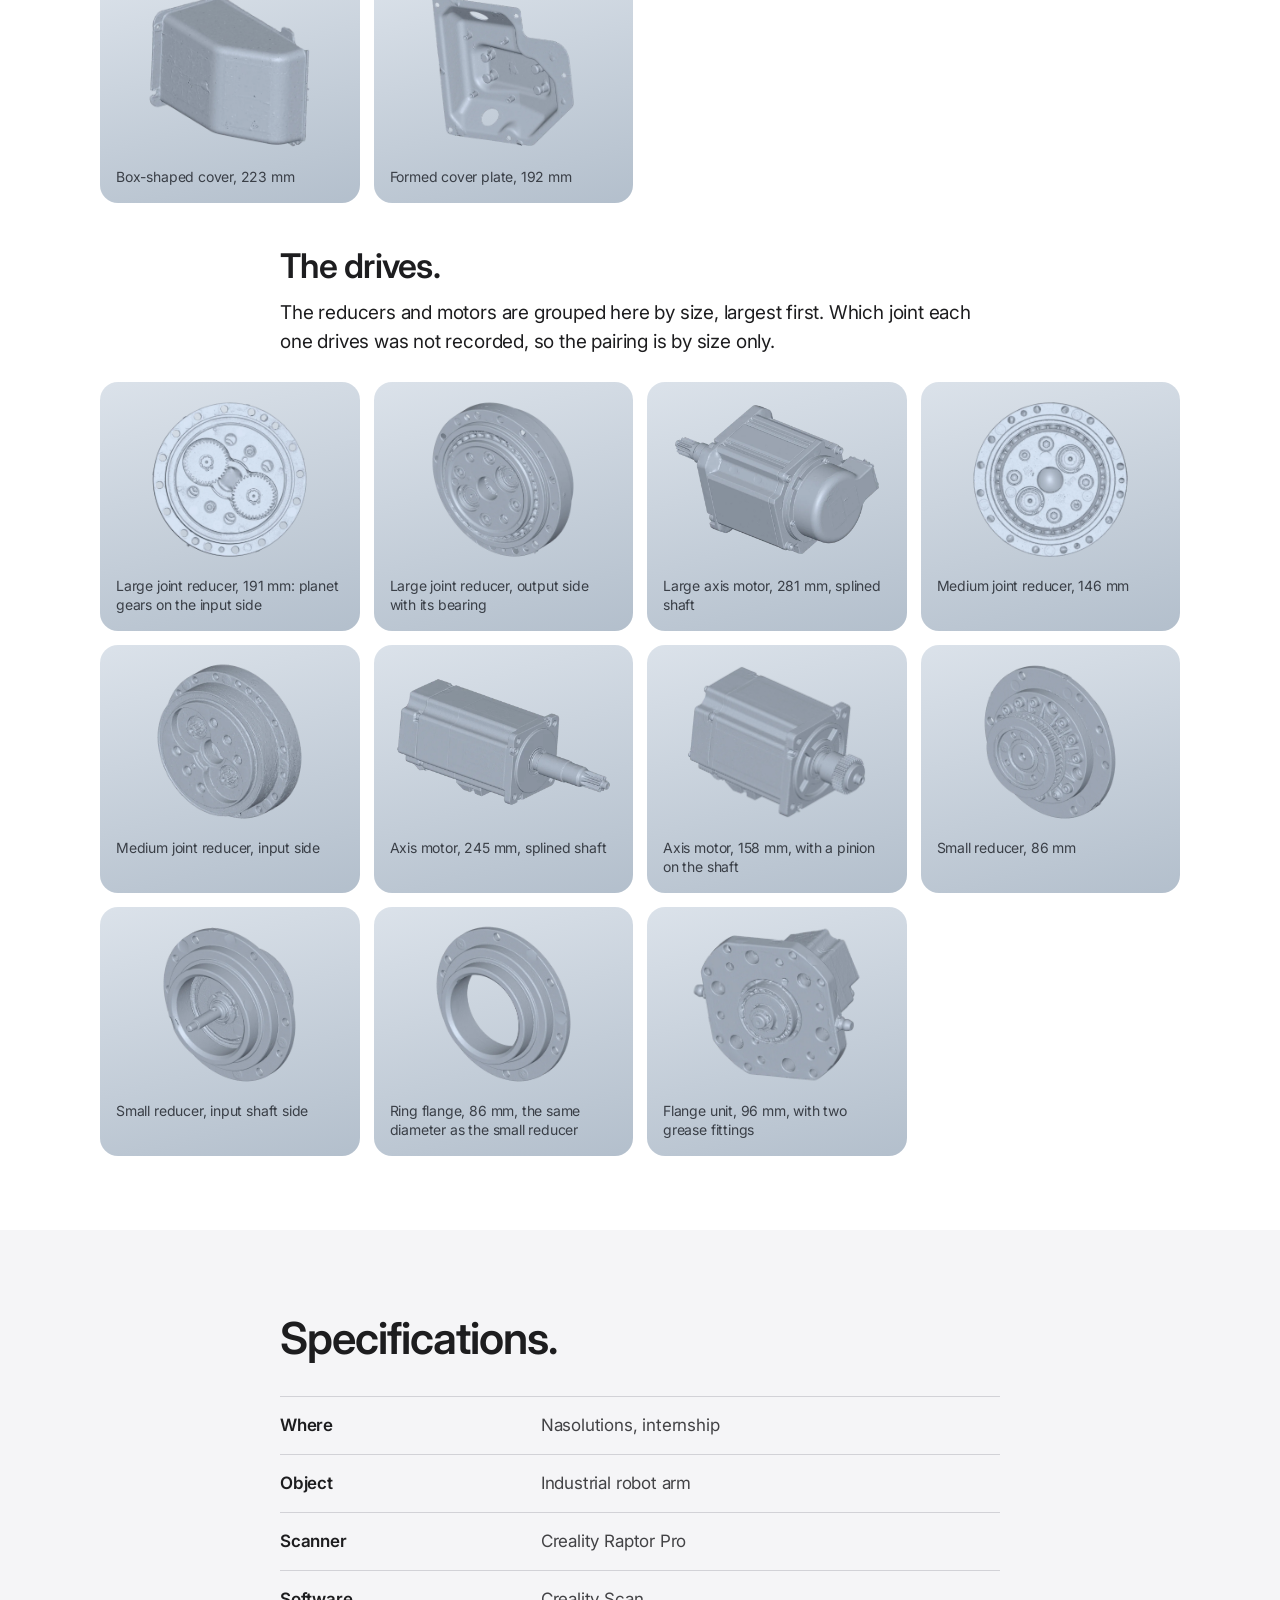
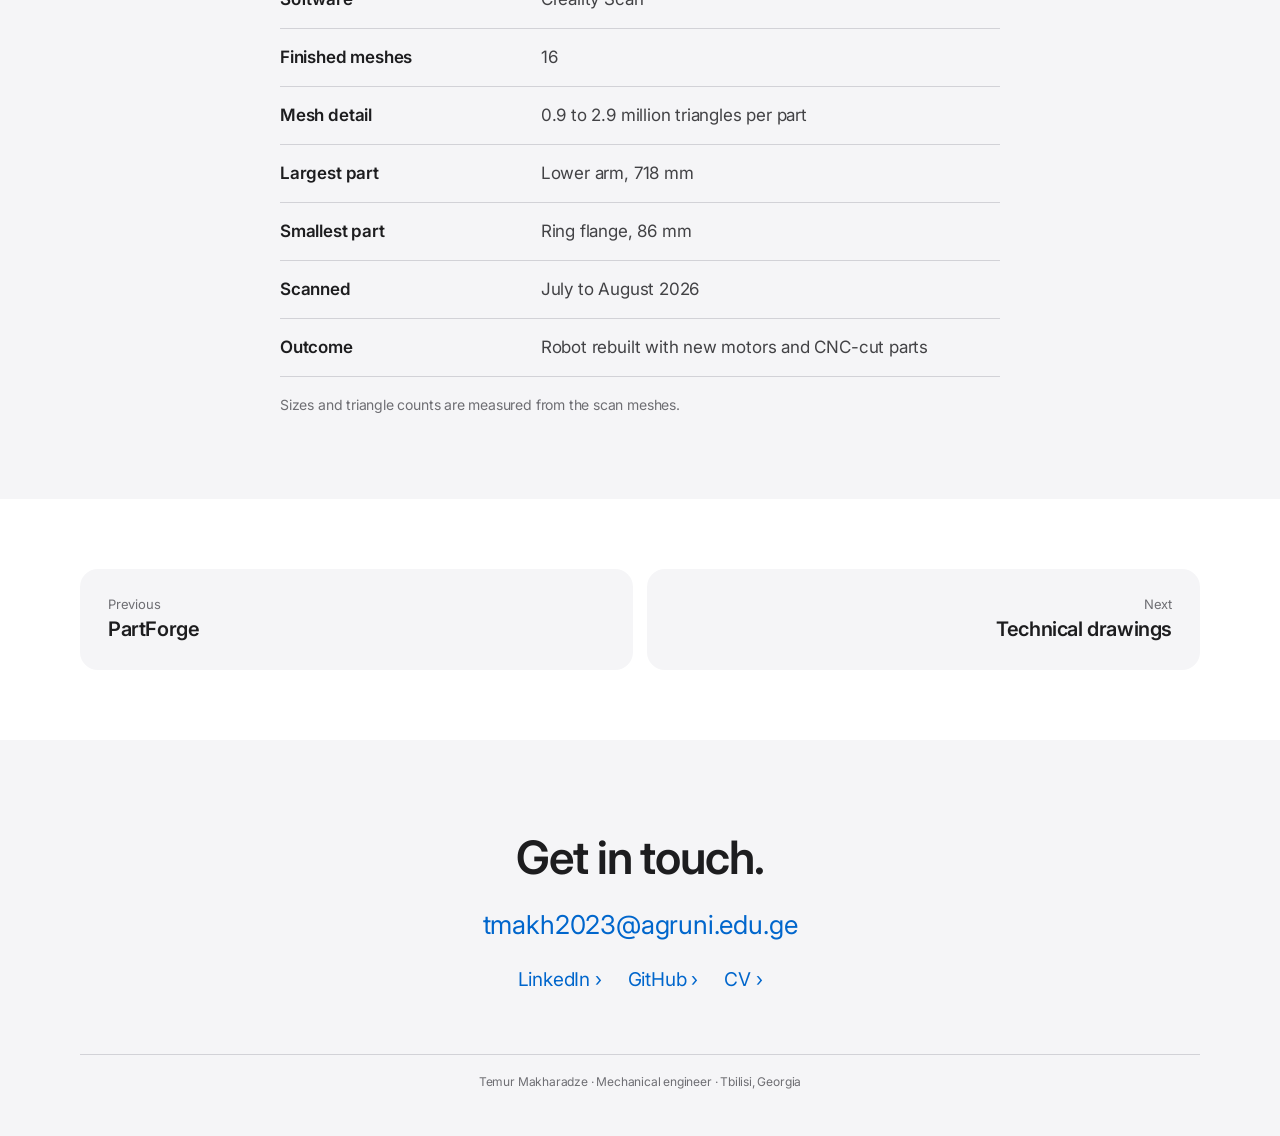
<file: projects/robot-arm-scans.html>
<!doctype html>
<html lang="en">
<head>
<meta charset="utf-8">
<meta name="viewport" content="width=device-width, initial-scale=1">
<title>Robot arm, scanned · Temur Makharadze</title>
<meta name="description" content="An industrial robot arm, taken apart and 3D scanned so it could be rebuilt.">
<link rel="preconnect" href="https://fonts.googleapis.com">
<link rel="preconnect" href="https://fonts.gstatic.com" crossorigin>
<link rel="stylesheet" href="https://fonts.googleapis.com/css2?family=Inter:wght@400;500;600;700&display=swap">
<link rel="stylesheet" href="../assets/style.css?v=e86a3734">
</head>
<body>
<header class="nav">
  <div class="nav-in">
    <a class="brand" href="../index.html">Temur Makharadze</a>
    <nav><a href="../index.html#work" aria-current="page">Work</a><a href="../drawings.html">Drawings</a><a href="../courses.html">Certificates</a><a href="../cv.html">CV</a><a href="#contact">Contact</a></nav>
  </div>
</header>
<main>
  <section class="p-hero">
    <div class="wrap">
      <p class="eyebrow">Nasolutions internship · 3D scanning and reverse engineering</p>
      <h1>Robot arm, scanned</h1>
      <p class="tagline">An industrial robot arm, taken apart and 3D scanned so it could be rebuilt.</p>
      
      <div class="stage"><img src="../assets/scans/00-robot-arm-assembly.webp" data-zoom="../assets/scans/00-robot-arm-assembly.webp" data-caption="The scanned parts assembled into the complete arm, one colour per part" alt="The scanned parts assembled into the complete arm, one colour per part"></div>
      <p class="stage-cap">The scanned parts assembled into the complete arm, one colour per part</p>
    </div>
  </section>
  <section class="stats"><div class="wrap"><div class="row"><div class="stat reveal"><b>16</b><span>parts scanned</span></div><div class="stat reveal"><b>2.9 M</b><span>triangles in the most detailed scan</span></div><div class="stat reveal"><b>718 mm</b><span>largest part, the lower arm</span></div><div class="stat reveal"><b>86 mm</b><span>smallest part, a ring flange</span></div></div></div></section>
  <section class="band grey short">
    <div class="wrap narrow">
      <h2>In short.</h2>
      <p class="lead">At Nasolutions an industrial robot arm was taken apart down to its last piece, and I scanned every part: the structural castings, the covers, the joint reducers and the axis motors. The scans guided the CAD drawings, new motors were bought, some parts were CNC cut, and the robot was rebuilt.</p>
      <ul class="did"><li class="reveal"><b>Scanning</b>I scanned every part of the dismantled arm with a Creality Raptor Pro.</li><li class="reveal"><b>Purpose</b>The scans gave the real shape of each part, as the reference for the CAD drawings.</li><li class="reveal"><b>Result</b>New motors were bought, some parts were CNC cut, and the robot was rebuilt.</li></ul>
    </div>
  </section>
  <section class="story">
    <div class="wrap"><div class="prose">
      
      <h2>Every part, scanned on its own.</h2>
      <p>The arm was dismantled down to its last piece and every part was scanned on its own. That way the surfaces
      hidden inside the assembled robot, such as bearing seats, bolt circles and the gears inside the reducers, are
      captured too. The picture above shows the scans put back together, with one colour per part. Each finished scan is a
      mesh of about one to three million triangles. The lowest part of the arm is missing from the scan files shown here.</p>

      <h2>From scans to a working robot.</h2>
      <p>The scans were the reference for the CAD drawings: they gave the real geometry of each part to work from.
      With that in hand, new motors were bought, some parts were CNC cut, and the robot was rebuilt.</p>
      

      <h2>The structure.</h2>
      <p>The load-carrying castings and their covers, from the shoulder end to the wrist.</p>
      </div><div class="gallery in-body"><figure><div class="shot"><img src="../assets/scans/07-lower-arm_iso-a-sm.webp" data-zoom="../assets/scans/07-lower-arm_iso-a.webp" data-caption="Lower arm, 718 mm: the long link from shoulder to elbow" alt="Lower arm, 718 mm: the long link from shoulder to elbow" loading="lazy"></div><figcaption>Lower arm, 718 mm: the long link from shoulder to elbow</figcaption></figure><figure><div class="shot"><img src="../assets/scans/07-lower-arm_front-sm.webp" data-zoom="../assets/scans/07-lower-arm_front.webp" data-caption="Lower arm, face view with both joint seats" alt="Lower arm, face view with both joint seats" loading="lazy"></div><figcaption>Lower arm, face view with both joint seats</figcaption></figure><figure><div class="shot"><img src="../assets/scans/01-elbow-housing_iso-a-sm.webp" data-zoom="../assets/scans/01-elbow-housing_iso-a.webp" data-caption="Elbow housing, 333 mm, with the reducer seat" alt="Elbow housing, 333 mm, with the reducer seat" loading="lazy"></div><figcaption>Elbow housing, 333 mm, with the reducer seat</figcaption></figure><figure><div class="shot"><img src="../assets/scans/01-elbow-housing_back-sm.webp" data-zoom="../assets/scans/01-elbow-housing_back.webp" data-caption="Elbow housing, rear, with the motor box" alt="Elbow housing, rear, with the motor box" loading="lazy"></div><figcaption>Elbow housing, rear, with the motor box</figcaption></figure><figure><div class="shot"><img src="../assets/scans/16-forearm-tube_iso-a-sm.webp" data-zoom="../assets/scans/16-forearm-tube_iso-a.webp" data-caption="Forearm tube, 298 mm, flanged at both ends" alt="Forearm tube, 298 mm, flanged at both ends" loading="lazy"></div><figcaption>Forearm tube, 298 mm, flanged at both ends</figcaption></figure><figure><div class="shot"><img src="../assets/scans/05-wrist-housing_iso-a-sm.webp" data-zoom="../assets/scans/05-wrist-housing_iso-a.webp" data-caption="Wrist housing, 191 mm" alt="Wrist housing, 191 mm" loading="lazy"></div><figcaption>Wrist housing, 191 mm</figcaption></figure><figure><div class="shot"><img src="../assets/scans/05-wrist-housing_iso-b-sm.webp" data-zoom="../assets/scans/05-wrist-housing_iso-b.webp" data-caption="Wrist housing, opposite side" alt="Wrist housing, opposite side" loading="lazy"></div><figcaption>Wrist housing, opposite side</figcaption></figure><figure><div class="shot"><img src="../assets/scans/04-forearm-cover_iso-a-sm.webp" data-zoom="../assets/scans/04-forearm-cover_iso-a.webp" data-caption="Oval forearm cover, 217 mm" alt="Oval forearm cover, 217 mm" loading="lazy"></div><figcaption>Oval forearm cover, 217 mm</figcaption></figure><figure><div class="shot"><img src="../assets/scans/15-motor-cover_iso-a-sm.webp" data-zoom="../assets/scans/15-motor-cover_iso-a.webp" data-caption="Box-shaped cover, 223 mm" alt="Box-shaped cover, 223 mm" loading="lazy"></div><figcaption>Box-shaped cover, 223 mm</figcaption></figure><figure><div class="shot"><img src="../assets/scans/11-housing-cover-plate_iso-a-sm.webp" data-zoom="../assets/scans/11-housing-cover-plate_iso-a.webp" data-caption="Formed cover plate, 192 mm" alt="Formed cover plate, 192 mm" loading="lazy"></div><figcaption>Formed cover plate, 192 mm</figcaption></figure></div><div class="prose">

      <h2>The drives.</h2>
      <p>The reducers and motors are grouped here by size, largest first. Which joint each one drives was not recorded,
      so the pairing is by size only.</p>
      </div><div class="gallery in-body"><figure><div class="shot"><img src="../assets/scans/06-joint-reducer-191mm_back-sm.webp" data-zoom="../assets/scans/06-joint-reducer-191mm_back.webp" data-caption="Large joint reducer, 191 mm: planet gears on the input side" alt="Large joint reducer, 191 mm: planet gears on the input side" loading="lazy"></div><figcaption>Large joint reducer, 191 mm: planet gears on the input side</figcaption></figure><figure><div class="shot"><img src="../assets/scans/06-joint-reducer-191mm_iso-a-sm.webp" data-zoom="../assets/scans/06-joint-reducer-191mm_iso-a.webp" data-caption="Large joint reducer, output side with its bearing" alt="Large joint reducer, output side with its bearing" loading="lazy"></div><figcaption>Large joint reducer, output side with its bearing</figcaption></figure><figure><div class="shot"><img src="../assets/scans/08-axis-motor-large_iso-a-sm.webp" data-zoom="../assets/scans/08-axis-motor-large_iso-a.webp" data-caption="Large axis motor, 281 mm, splined shaft" alt="Large axis motor, 281 mm, splined shaft" loading="lazy"></div><figcaption>Large axis motor, 281 mm, splined shaft</figcaption></figure><figure><div class="shot"><img src="../assets/scans/02-joint-reducer-146mm_back-sm.webp" data-zoom="../assets/scans/02-joint-reducer-146mm_back.webp" data-caption="Medium joint reducer, 146 mm" alt="Medium joint reducer, 146 mm" loading="lazy"></div><figcaption>Medium joint reducer, 146 mm</figcaption></figure><figure><div class="shot"><img src="../assets/scans/02-joint-reducer-146mm_iso-a-sm.webp" data-zoom="../assets/scans/02-joint-reducer-146mm_iso-a.webp" data-caption="Medium joint reducer, input side" alt="Medium joint reducer, input side" loading="lazy"></div><figcaption>Medium joint reducer, input side</figcaption></figure><figure><div class="shot"><img src="../assets/scans/09-axis-motor-long_iso-a-sm.webp" data-zoom="../assets/scans/09-axis-motor-long_iso-a.webp" data-caption="Axis motor, 245 mm, splined shaft" alt="Axis motor, 245 mm, splined shaft" loading="lazy"></div><figcaption>Axis motor, 245 mm, splined shaft</figcaption></figure><figure><div class="shot"><img src="../assets/scans/10-axis-motor-with-pinion_iso-b-sm.webp" data-zoom="../assets/scans/10-axis-motor-with-pinion_iso-b.webp" data-caption="Axis motor, 158 mm, with a pinion on the shaft" alt="Axis motor, 158 mm, with a pinion on the shaft" loading="lazy"></div><figcaption>Axis motor, 158 mm, with a pinion on the shaft</figcaption></figure><figure><div class="shot"><img src="../assets/scans/12-wrist-reducer-86mm_iso-b-sm.webp" data-zoom="../assets/scans/12-wrist-reducer-86mm_iso-b.webp" data-caption="Small reducer, 86 mm" alt="Small reducer, 86 mm" loading="lazy"></div><figcaption>Small reducer, 86 mm</figcaption></figure><figure><div class="shot"><img src="../assets/scans/12-wrist-reducer-86mm_iso-a-sm.webp" data-zoom="../assets/scans/12-wrist-reducer-86mm_iso-a.webp" data-caption="Small reducer, input shaft side" alt="Small reducer, input shaft side" loading="lazy"></div><figcaption>Small reducer, input shaft side</figcaption></figure><figure><div class="shot"><img src="../assets/scans/13-wrist-flange-ring-86mm_iso-a-sm.webp" data-zoom="../assets/scans/13-wrist-flange-ring-86mm_iso-a.webp" data-caption="Ring flange, 86 mm, the same diameter as the small reducer" alt="Ring flange, 86 mm, the same diameter as the small reducer" loading="lazy"></div><figcaption>Ring flange, 86 mm, the same diameter as the small reducer</figcaption></figure><figure><div class="shot"><img src="../assets/scans/14-wrist-end-unit_iso-b-sm.webp" data-zoom="../assets/scans/14-wrist-end-unit_iso-b.webp" data-caption="Flange unit, 96 mm, with two grease fittings" alt="Flange unit, 96 mm, with two grease fittings" loading="lazy"></div><figcaption>Flange unit, 96 mm, with two grease fittings</figcaption></figure></div><div class="prose">
      
    </div></div>
  </section>
  
  <section class="band grey specs">
    <div class="wrap narrow">
      <h2>Specifications.</h2>
      <dl><div><dt>Where</dt><dd>Nasolutions, internship</dd></div><div><dt>Object</dt><dd>Industrial robot arm</dd></div><div><dt>Scanner</dt><dd>Creality Raptor Pro</dd></div><div><dt>Software</dt><dd>Creality Scan</dd></div><div><dt>Finished meshes</dt><dd>16</dd></div><div><dt>Mesh detail</dt><dd>0.9 to 2.9 million triangles per part</dd></div><div><dt>Largest part</dt><dd>Lower arm, 718 mm</dd></div><div><dt>Smallest part</dt><dd>Ring flange, 86 mm</dd></div><div><dt>Scanned</dt><dd>July to August 2026</dd></div><div><dt>Outcome</dt><dd>Robot rebuilt with new motors and CNC-cut parts</dd></div><span class="note">Sizes and triangle counts are measured from the scan meshes.</span></dl>
    </div>
  </section>
  <nav class="pager"><a href="partforge.html"><small>Previous</small><span>PartForge</span></a><a class="next" href="../drawings.html"><small>Next</small><span>Technical drawings</span></a></nav>
</main>
<footer class="footer" id="contact">
  <div class="wrap">
    <h2>Get in touch.</h2>
    <a class="mail" href="mailto:tmakh2023@agruni.edu.ge">tmakh2023@agruni.edu.ge</a>
    <div class="links">
      <a href="https://www.linkedin.com/in/temuka-makharadze-7a7227241/" target="_blank" rel="noopener">LinkedIn</a>
      <a href="https://github.com/Temukamakh" target="_blank" rel="noopener">GitHub</a>
      <a href="../cv.html">CV</a>
    </div>
    <p class="small">Temur Makharadze · Mechanical engineer · Tbilisi, Georgia</p>
  </div>
</footer>
<script src="../assets/site.js?v=e86a3734"></script>
</body>
</html>
</file>
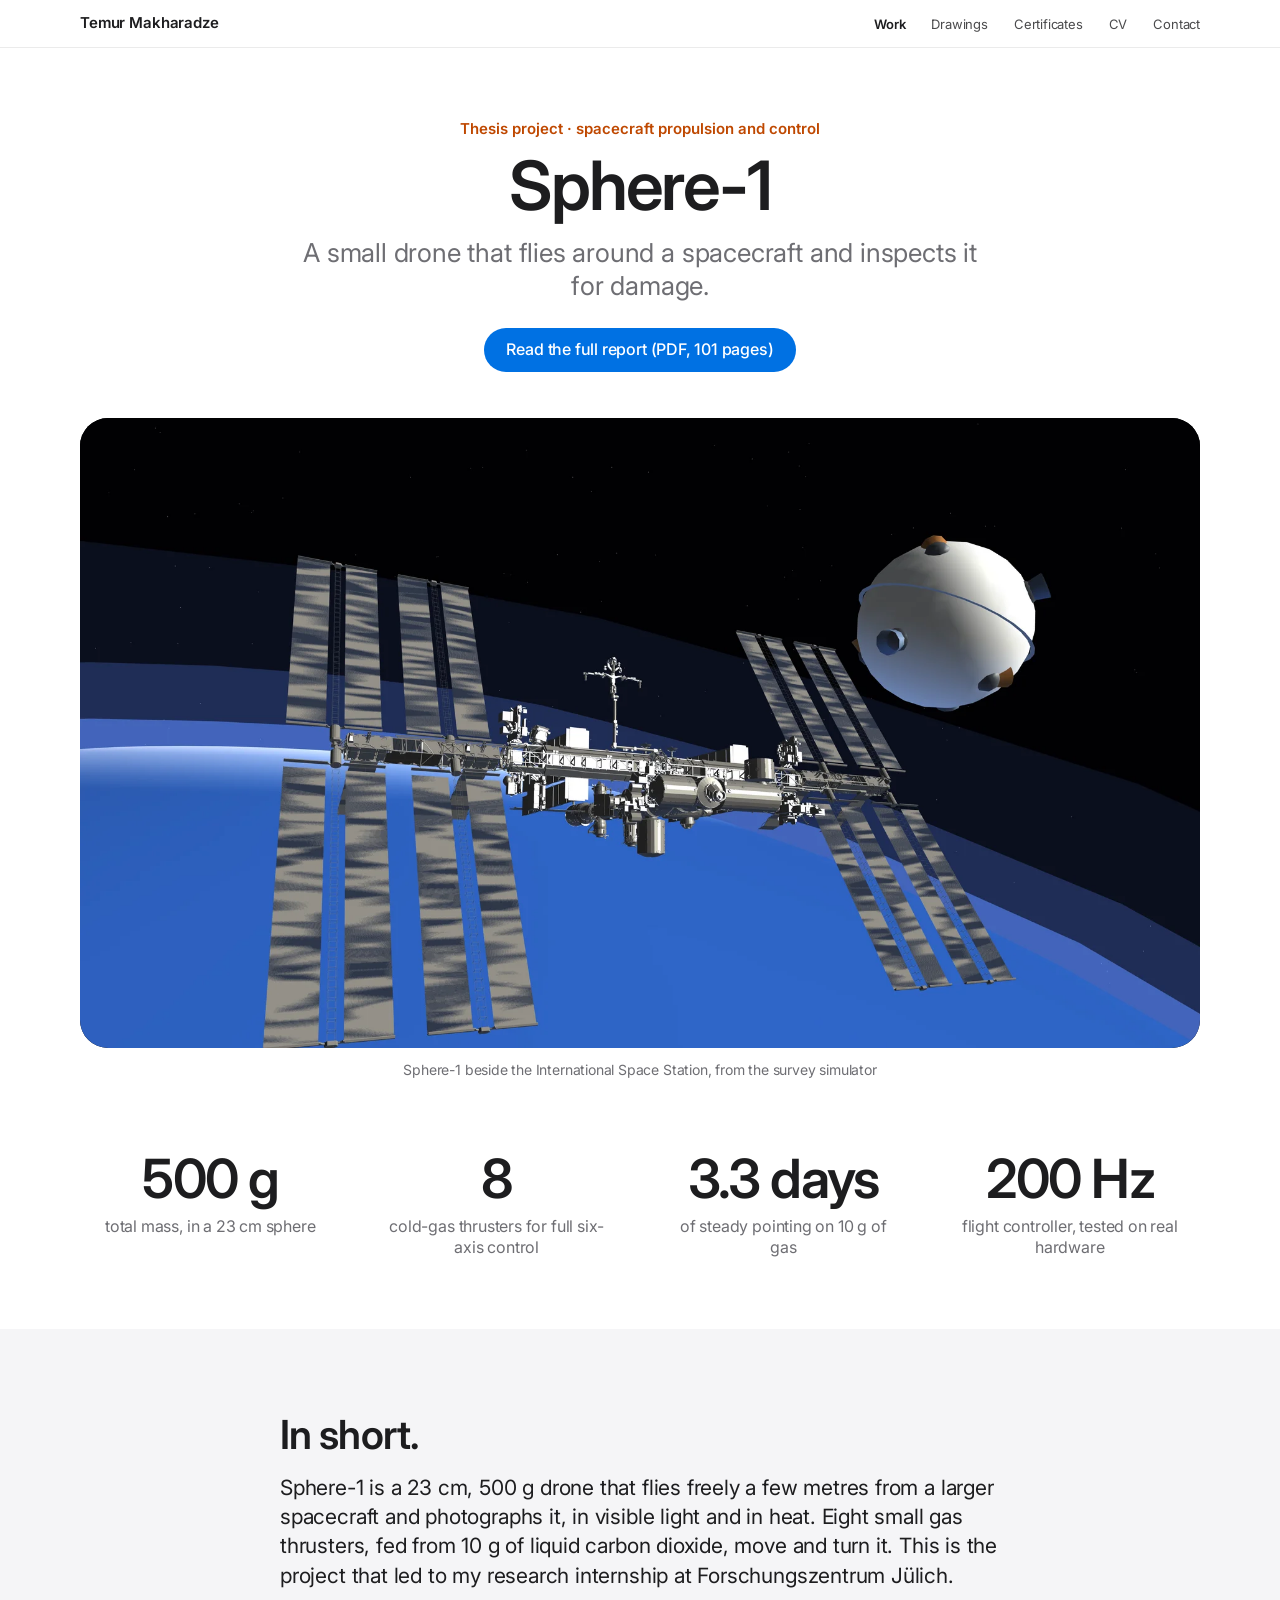
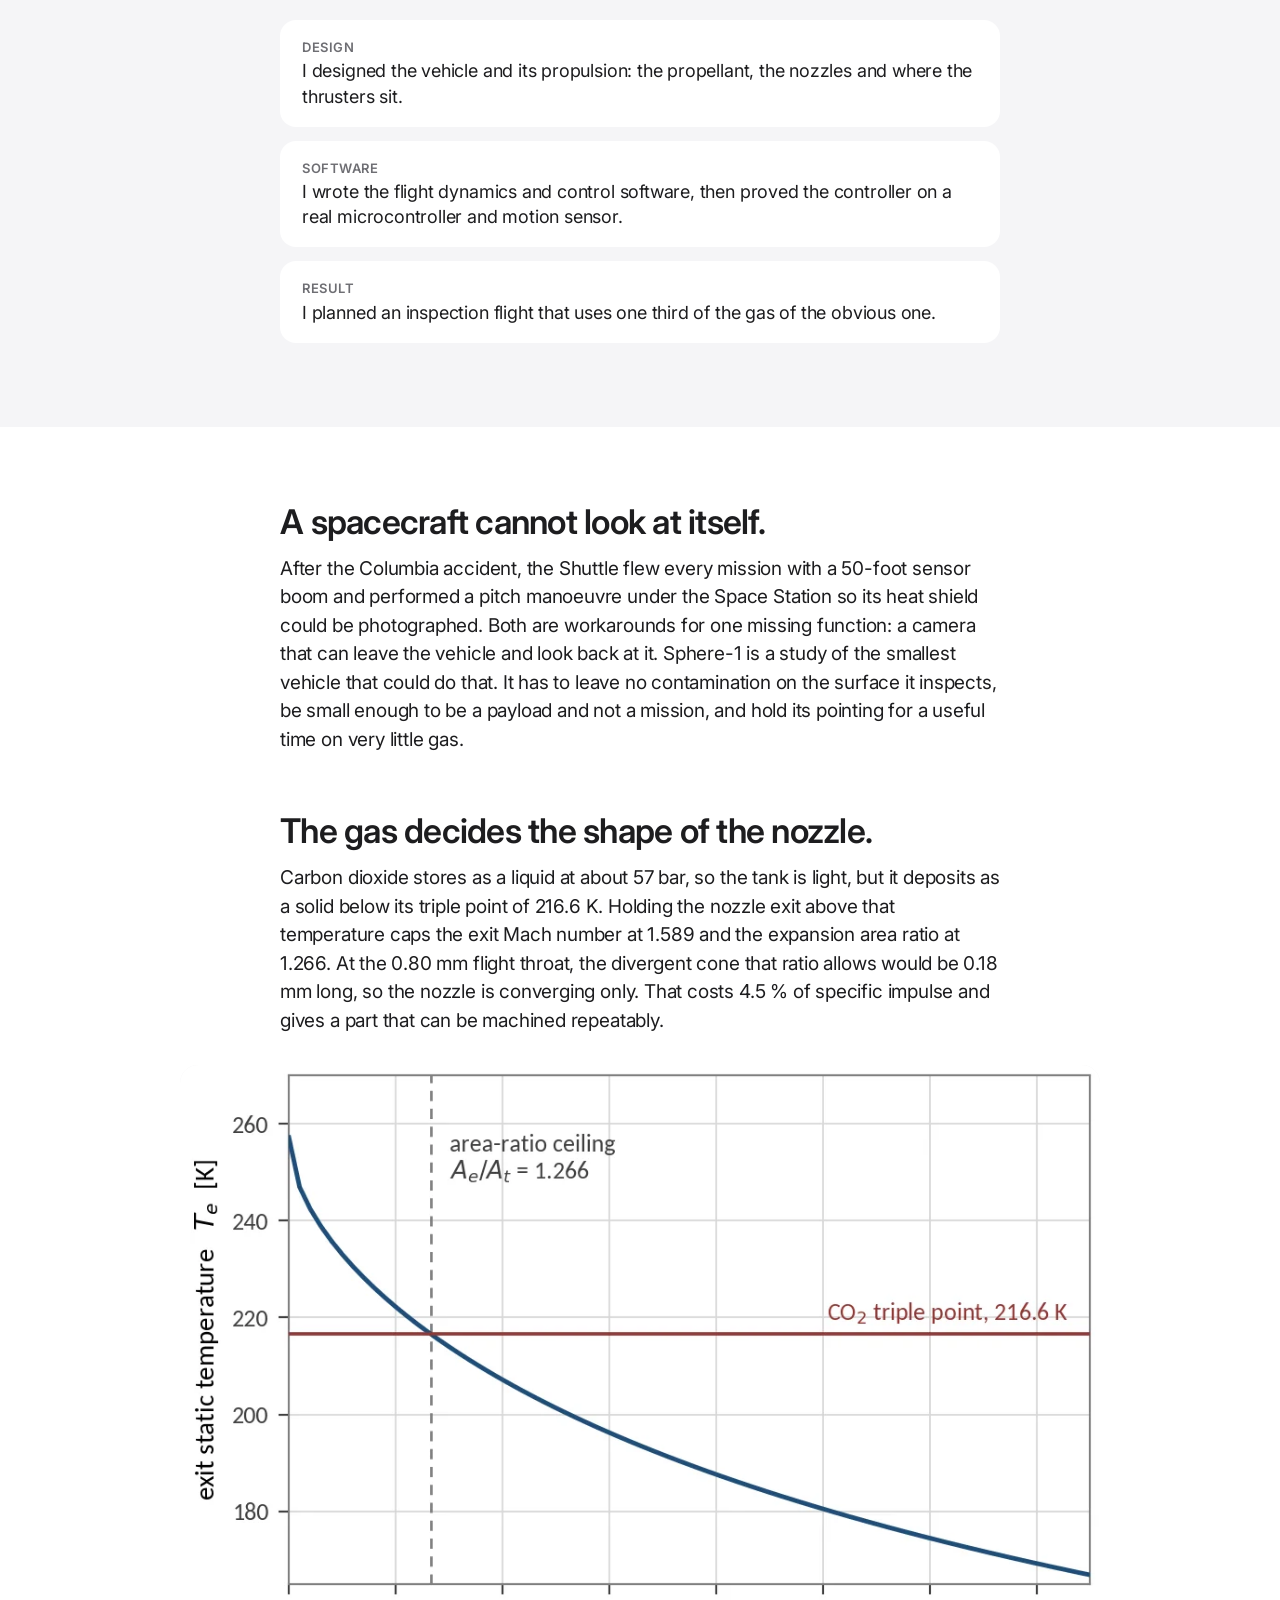
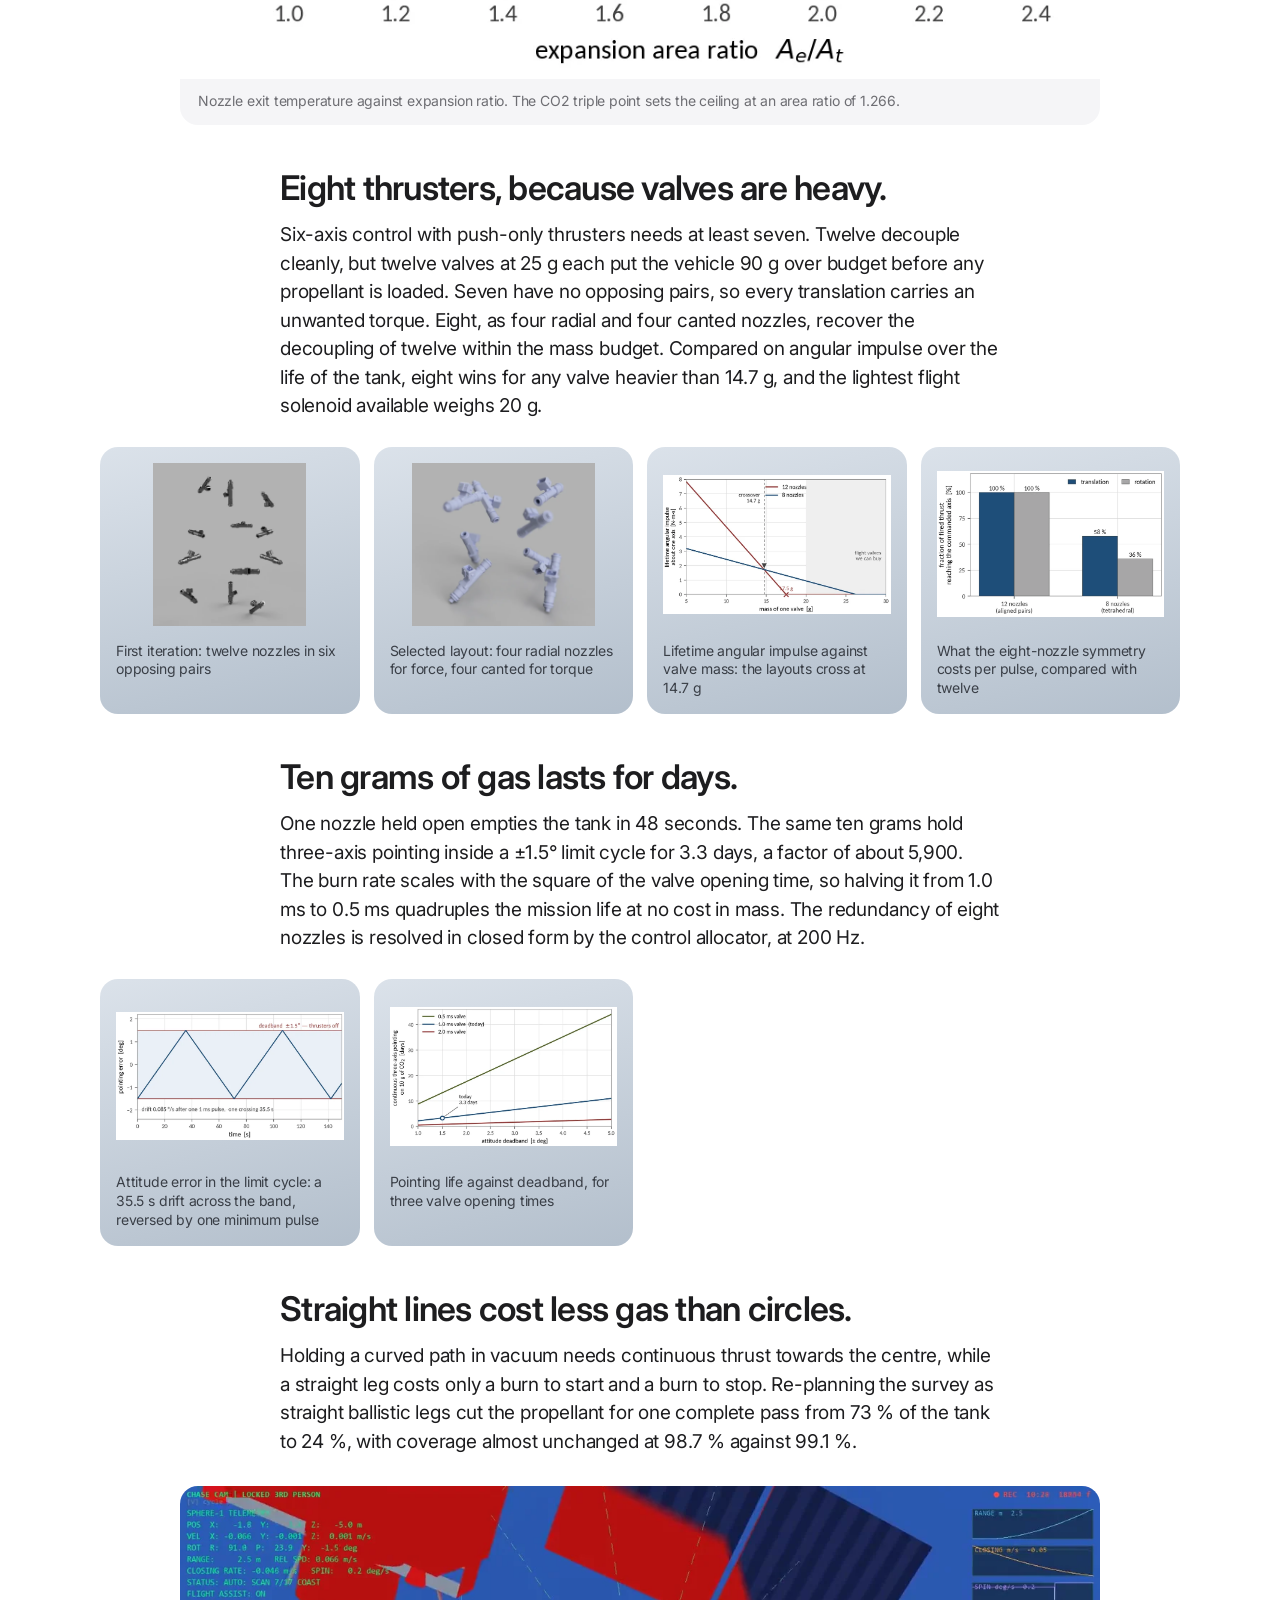
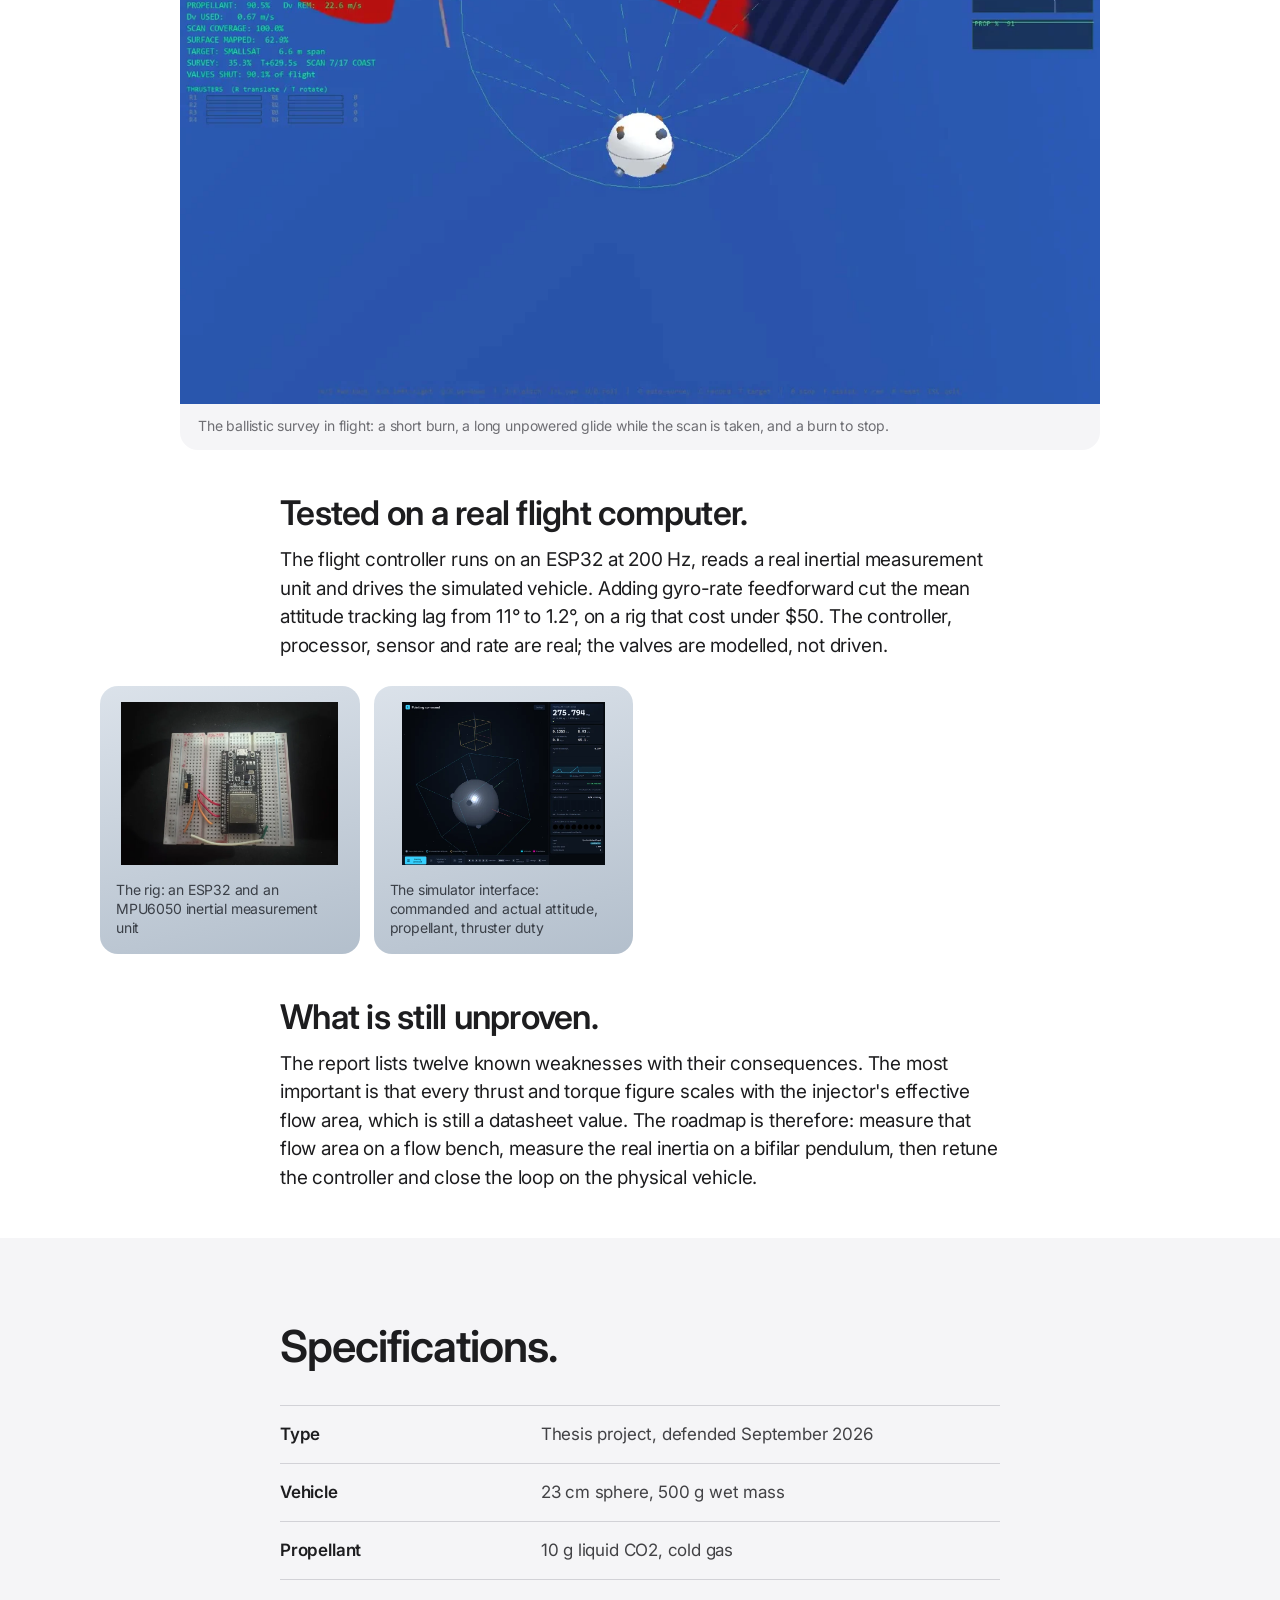
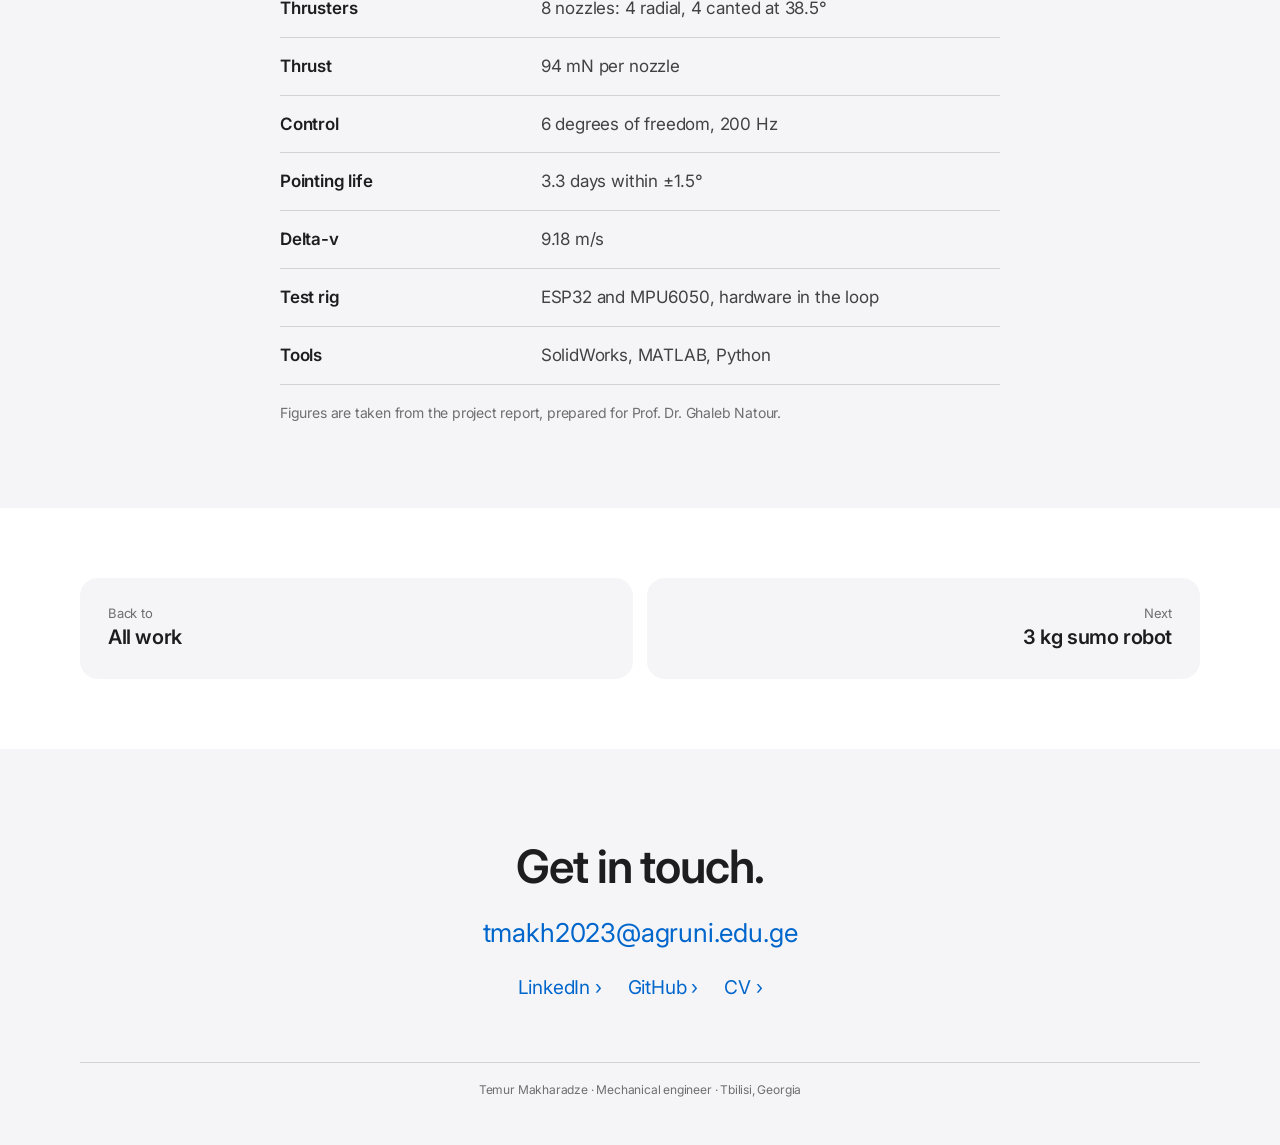
<file: projects/sphere-1.html>
<!doctype html>
<html lang="en">
<head>
<meta charset="utf-8">
<meta name="viewport" content="width=device-width, initial-scale=1">
<title>Sphere-1 · Temur Makharadze</title>
<meta name="description" content="A small drone that flies around a spacecraft and inspects it for damage.">
<link rel="preconnect" href="https://fonts.googleapis.com">
<link rel="preconnect" href="https://fonts.gstatic.com" crossorigin>
<link rel="stylesheet" href="https://fonts.googleapis.com/css2?family=Inter:wght@400;500;600;700&display=swap">
<link rel="stylesheet" href="../assets/style.css?v=e86a3734">
</head>
<body>
<header class="nav">
  <div class="nav-in">
    <a class="brand" href="../index.html">Temur Makharadze</a>
    <nav><a href="../index.html#work" aria-current="page">Work</a><a href="../drawings.html">Drawings</a><a href="../courses.html">Certificates</a><a href="../cv.html">CV</a><a href="#contact">Contact</a></nav>
  </div>
</header>
<main>
  <section class="p-hero">
    <div class="wrap">
      <p class="eyebrow">Thesis project · spacecraft propulsion and control</p>
      <h1>Sphere-1</h1>
      <p class="tagline">A small drone that flies around a spacecraft and inspects it for damage.</p>
      <div class="pills"><a class="pill" href="../assets/sphere-1/Sphere-1_Project_Report.pdf" target="_blank" rel="noopener">Read the full report (PDF, 101 pages)</a></div>
      <div class="stage dark"><img src="../assets/sphere-1/hero-iss.webp" data-zoom="../assets/sphere-1/hero-iss.webp" data-caption="Sphere-1 beside the International Space Station, from the survey simulator" alt="Sphere-1 beside the International Space Station, from the survey simulator"></div>
      <p class="stage-cap">Sphere-1 beside the International Space Station, from the survey simulator</p>
    </div>
  </section>
  <section class="stats"><div class="wrap"><div class="row"><div class="stat reveal"><b>500 g</b><span>total mass, in a 23 cm sphere</span></div><div class="stat reveal"><b>8</b><span>cold-gas thrusters for full six-axis control</span></div><div class="stat reveal"><b>3.3 days</b><span>of steady pointing on 10 g of gas</span></div><div class="stat reveal"><b>200 Hz</b><span>flight controller, tested on real hardware</span></div></div></div></section>
  <section class="band grey short">
    <div class="wrap narrow">
      <h2>In short.</h2>
      <p class="lead">Sphere-1 is a 23 cm, 500 g drone that flies freely a few metres from a larger spacecraft and photographs it, in visible light and in heat. Eight small gas thrusters, fed from 10 g of liquid carbon dioxide, move and turn it. This is the project that led to my research internship at Forschungszentrum Jülich.</p>
      <ul class="did"><li class="reveal"><b>Design</b>I designed the vehicle and its propulsion: the propellant, the nozzles and where the thrusters sit.</li><li class="reveal"><b>Software</b>I wrote the flight dynamics and control software, then proved the controller on a real microcontroller and motion sensor.</li><li class="reveal"><b>Result</b>I planned an inspection flight that uses one third of the gas of the obvious one.</li></ul>
    </div>
  </section>
  <section class="story">
    <div class="wrap"><div class="prose">
      
      <h2>A spacecraft cannot look at itself.</h2>
      <p>After the Columbia accident, the Shuttle flew every mission with a 50-foot sensor boom and performed a pitch
      manoeuvre under the Space Station so its heat shield could be photographed. Both are workarounds for one missing
      function: a camera that can leave the vehicle and look back at it. Sphere-1 is a study of the smallest vehicle that
      could do that. It has to leave no contamination on the surface it inspects, be small enough to be a payload and not a
      mission, and hold its pointing for a useful time on very little gas.</p>

      <h2>The gas decides the shape of the nozzle.</h2>
      <p>Carbon dioxide stores as a liquid at about 57 bar, so the tank is light, but it deposits as a solid below its
      triple point of 216.6 K. Holding the nozzle exit above that temperature caps the exit Mach number at 1.589 and the
      expansion area ratio at 1.266. At the 0.80 mm flight throat, the divergent cone that ratio allows would be 0.18 mm
      long, so the nozzle is converging only. That costs 4.5 % of specific impulse and gives a part that can be machined
      repeatably.</p>
      </div><figure class="wide"><img src="../assets/sphere-1/exit-temperature.webp" data-zoom="../assets/sphere-1/exit-temperature.webp" data-caption="Nozzle exit temperature against expansion ratio. The CO2 triple point sets the ceiling at an area ratio of 1.266." alt="Nozzle exit temperature against expansion ratio. The CO2 triple point sets the ceiling at an area ratio of 1.266." loading="lazy"><figcaption>Nozzle exit temperature against expansion ratio. The CO2 triple point sets the ceiling at an area ratio of 1.266.</figcaption></figure><div class="prose">

      <h2>Eight thrusters, because valves are heavy.</h2>
      <p>Six-axis control with push-only thrusters needs at least seven. Twelve decouple cleanly, but twelve valves at
      25 g each put the vehicle 90 g over budget before any propellant is loaded. Seven have no opposing pairs, so every
      translation carries an unwanted torque. Eight, as four radial and four canted nozzles, recover the decoupling of
      twelve within the mass budget. Compared on angular impulse over the life of the tank, eight wins for any valve
      heavier than 14.7 g, and the lightest flight solenoid available weighs 20 g.</p>
      </div><div class="gallery in-body"><figure><div class="shot"><img src="../assets/sphere-1/twelve-nozzles-sm.webp" data-zoom="../assets/sphere-1/twelve-nozzles.webp" data-caption="First iteration: twelve nozzles in six opposing pairs" alt="First iteration: twelve nozzles in six opposing pairs" loading="lazy"></div><figcaption>First iteration: twelve nozzles in six opposing pairs</figcaption></figure><figure><div class="shot"><img src="../assets/sphere-1/eight-nozzles-sm.webp" data-zoom="../assets/sphere-1/eight-nozzles.webp" data-caption="Selected layout: four radial nozzles for force, four canted for torque" alt="Selected layout: four radial nozzles for force, four canted for torque" loading="lazy"></div><figcaption>Selected layout: four radial nozzles for force, four canted for torque</figcaption></figure><figure><div class="shot"><img src="../assets/sphere-1/angular-impulse-sm.webp" data-zoom="../assets/sphere-1/angular-impulse.webp" data-caption="Lifetime angular impulse against valve mass: the layouts cross at 14.7 g" alt="Lifetime angular impulse against valve mass: the layouts cross at 14.7 g" loading="lazy"></div><figcaption>Lifetime angular impulse against valve mass: the layouts cross at 14.7 g</figcaption></figure><figure><div class="shot"><img src="../assets/sphere-1/axis-efficiency-sm.webp" data-zoom="../assets/sphere-1/axis-efficiency.webp" data-caption="What the eight-nozzle symmetry costs per pulse, compared with twelve" alt="What the eight-nozzle symmetry costs per pulse, compared with twelve" loading="lazy"></div><figcaption>What the eight-nozzle symmetry costs per pulse, compared with twelve</figcaption></figure></div><div class="prose">

      <h2>Ten grams of gas lasts for days.</h2>
      <p>One nozzle held open empties the tank in 48 seconds. The same ten grams hold three-axis pointing inside a ±1.5°
      limit cycle for 3.3 days, a factor of about 5,900. The burn rate scales with the square of the valve opening time, so
      halving it from 1.0 ms to 0.5 ms quadruples the mission life at no cost in mass. The redundancy of eight nozzles is
      resolved in closed form by the control allocator, at 200 Hz.</p>
      </div><div class="gallery in-body"><figure><div class="shot"><img src="../assets/sphere-1/limit-cycle-sm.webp" data-zoom="../assets/sphere-1/limit-cycle.webp" data-caption="Attitude error in the limit cycle: a 35.5 s drift across the band, reversed by one minimum pulse" alt="Attitude error in the limit cycle: a 35.5 s drift across the band, reversed by one minimum pulse" loading="lazy"></div><figcaption>Attitude error in the limit cycle: a 35.5 s drift across the band, reversed by one minimum pulse</figcaption></figure><figure><div class="shot"><img src="../assets/sphere-1/pointing-life-sm.webp" data-zoom="../assets/sphere-1/pointing-life.webp" data-caption="Pointing life against deadband, for three valve opening times" alt="Pointing life against deadband, for three valve opening times" loading="lazy"></div><figcaption>Pointing life against deadband, for three valve opening times</figcaption></figure></div><div class="prose">

      <h2>Straight lines cost less gas than circles.</h2>
      <p>Holding a curved path in vacuum needs continuous thrust towards the centre, while a straight leg costs only a
      burn to start and a burn to stop. Re-planning the survey as straight ballistic legs cut the propellant for one
      complete pass from 73 % of the tank to 24 %, with coverage almost unchanged at 98.7 % against 99.1 %.</p>
      </div><figure class="wide"><img src="../assets/sphere-1/ballistic-survey.webp" data-zoom="../assets/sphere-1/ballistic-survey.webp" data-caption="The ballistic survey in flight: a short burn, a long unpowered glide while the scan is taken, and a burn to stop." alt="The ballistic survey in flight: a short burn, a long unpowered glide while the scan is taken, and a burn to stop." loading="lazy"><figcaption>The ballistic survey in flight: a short burn, a long unpowered glide while the scan is taken, and a burn to stop.</figcaption></figure><div class="prose">

      <h2>Tested on a real flight computer.</h2>
      <p>The flight controller runs on an ESP32 at 200 Hz, reads a real inertial measurement unit and drives the simulated
      vehicle. Adding gyro-rate feedforward cut the mean attitude tracking lag from 11° to 1.2°, on a rig that cost under
      $50. The controller, processor, sensor and rate are real; the valves are modelled, not driven.</p>
      </div><div class="gallery in-body"><figure><div class="shot"><img src="../assets/sphere-1/hil-rig-sm.webp" data-zoom="../assets/sphere-1/hil-rig.webp" data-caption="The rig: an ESP32 and an MPU6050 inertial measurement unit" alt="The rig: an ESP32 and an MPU6050 inertial measurement unit" loading="lazy"></div><figcaption>The rig: an ESP32 and an MPU6050 inertial measurement unit</figcaption></figure><figure><div class="shot"><img src="../assets/sphere-1/hil-interface-sm.webp" data-zoom="../assets/sphere-1/hil-interface.webp" data-caption="The simulator interface: commanded and actual attitude, propellant, thruster duty" alt="The simulator interface: commanded and actual attitude, propellant, thruster duty" loading="lazy"></div><figcaption>The simulator interface: commanded and actual attitude, propellant, thruster duty</figcaption></figure></div><div class="prose">

      <h2>What is still unproven.</h2>
      <p>The report lists twelve known weaknesses with their consequences. The most important is that every thrust and
      torque figure scales with the injector's effective flow area, which is still a datasheet value. The roadmap is
      therefore: measure that flow area on a flow bench, measure the real inertia on a bifilar pendulum, then retune the
      controller and close the loop on the physical vehicle.</p>
      
    </div></div>
  </section>
  
  <section class="band grey specs">
    <div class="wrap narrow">
      <h2>Specifications.</h2>
      <dl><div><dt>Type</dt><dd>Thesis project, defended September 2026</dd></div><div><dt>Vehicle</dt><dd>23 cm sphere, 500 g wet mass</dd></div><div><dt>Propellant</dt><dd>10 g liquid CO2, cold gas</dd></div><div><dt>Thrusters</dt><dd>8 nozzles: 4 radial, 4 canted at 38.5°</dd></div><div><dt>Thrust</dt><dd>94 mN per nozzle</dd></div><div><dt>Control</dt><dd>6 degrees of freedom, 200 Hz</dd></div><div><dt>Pointing life</dt><dd>3.3 days within ±1.5°</dd></div><div><dt>Delta-v</dt><dd>9.18 m/s</dd></div><div><dt>Test rig</dt><dd>ESP32 and MPU6050, hardware in the loop</dd></div><div><dt>Tools</dt><dd>SolidWorks, MATLAB, Python</dd></div><span class="note">Figures are taken from the project report, prepared for Prof. Dr. Ghaleb Natour.</span></dl>
    </div>
  </section>
  <nav class="pager"><a href="../index.html#work"><small>Back to</small><span>All work</span></a><a class="next" href="sumo-robot.html"><small>Next</small><span>3 kg sumo robot</span></a></nav>
</main>
<footer class="footer" id="contact">
  <div class="wrap">
    <h2>Get in touch.</h2>
    <a class="mail" href="mailto:tmakh2023@agruni.edu.ge">tmakh2023@agruni.edu.ge</a>
    <div class="links">
      <a href="https://www.linkedin.com/in/temuka-makharadze-7a7227241/" target="_blank" rel="noopener">LinkedIn</a>
      <a href="https://github.com/Temukamakh" target="_blank" rel="noopener">GitHub</a>
      <a href="../cv.html">CV</a>
    </div>
    <p class="small">Temur Makharadze · Mechanical engineer · Tbilisi, Georgia</p>
  </div>
</footer>
<script src="../assets/site.js?v=e86a3734"></script>
</body>
</html>
</file>
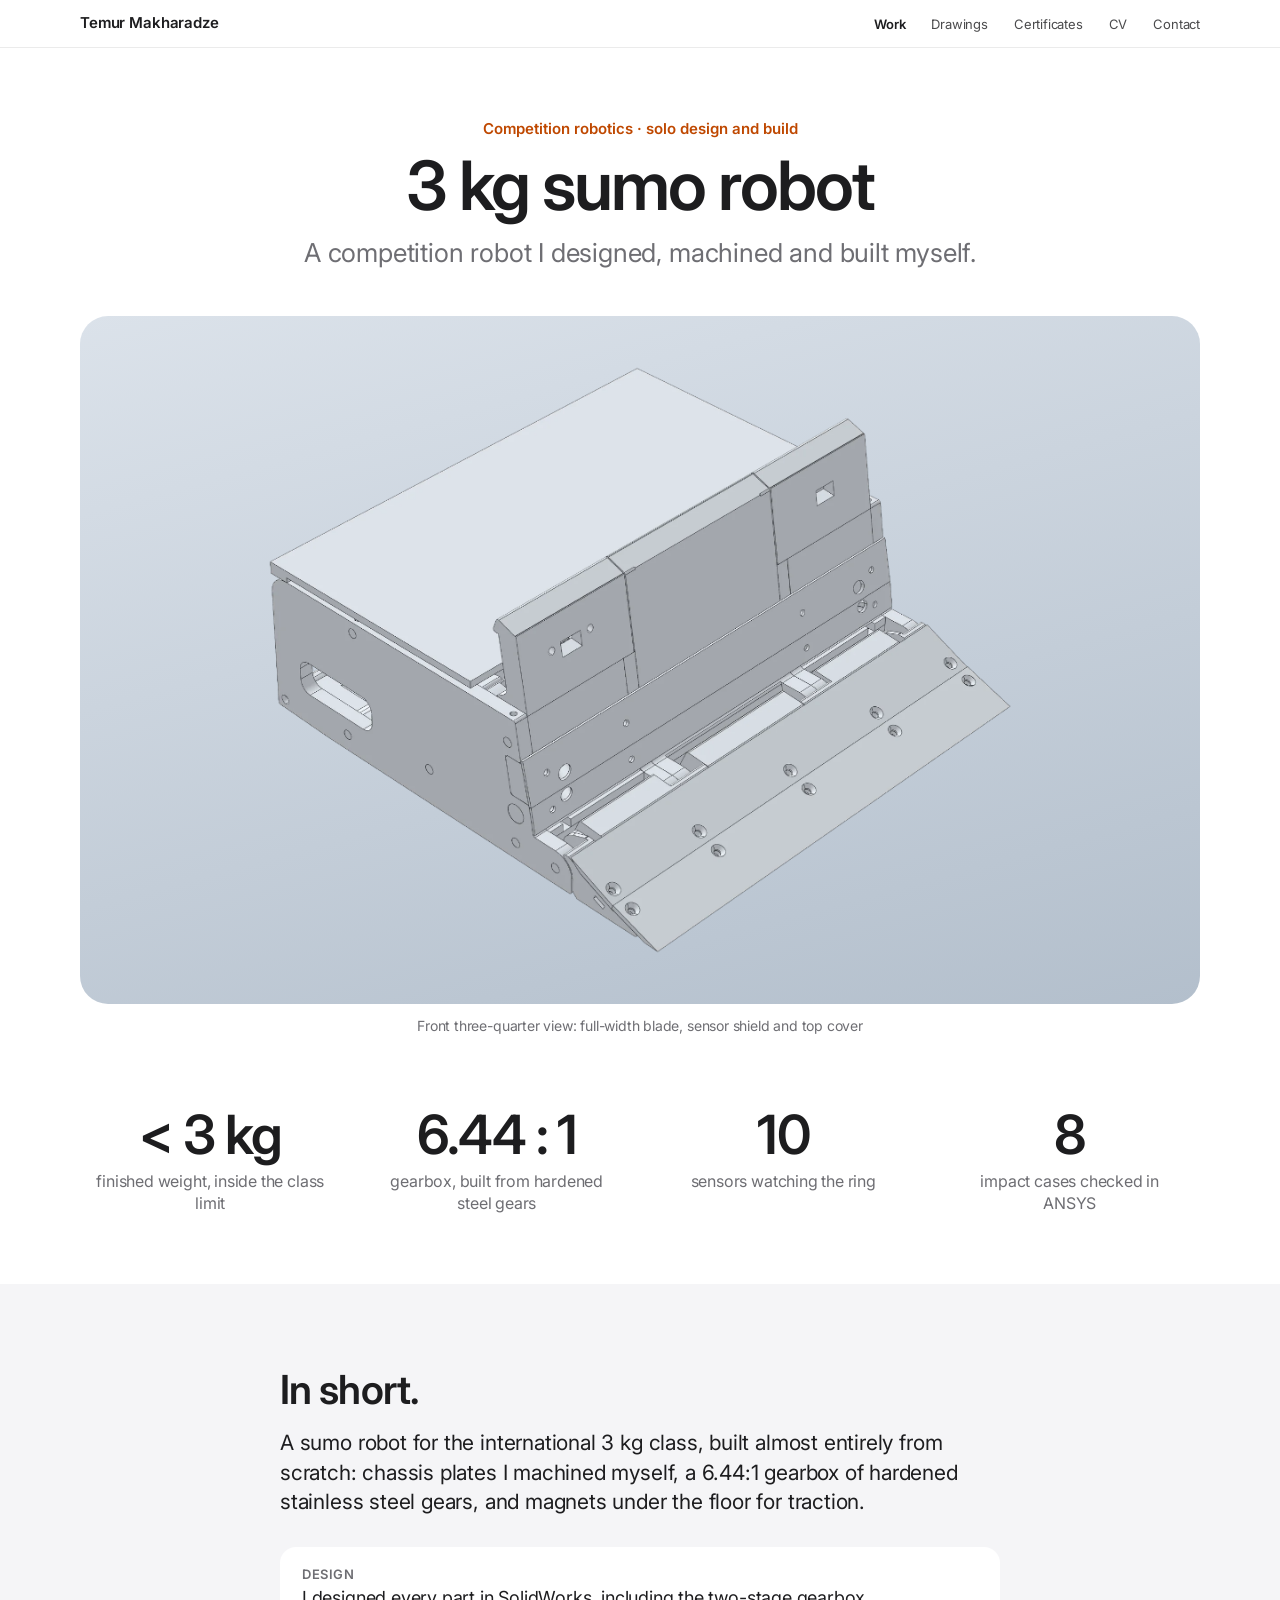
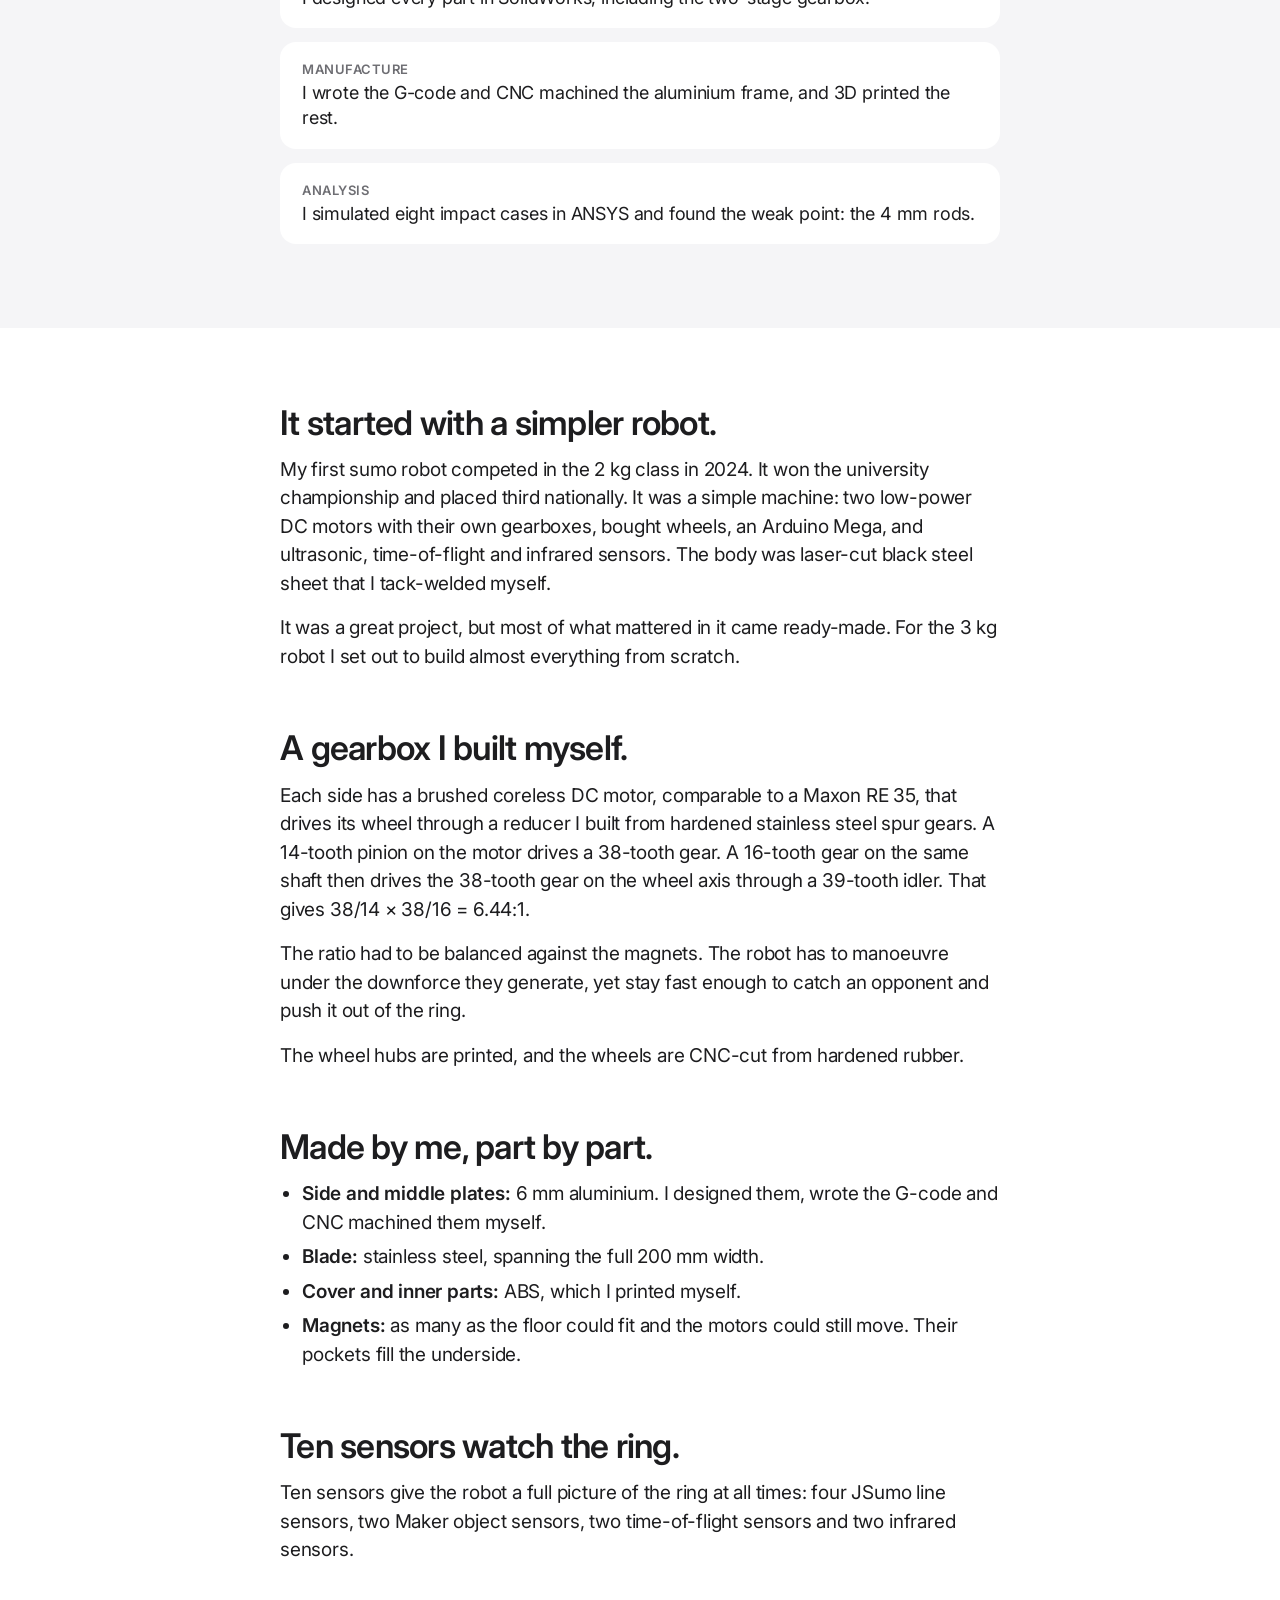
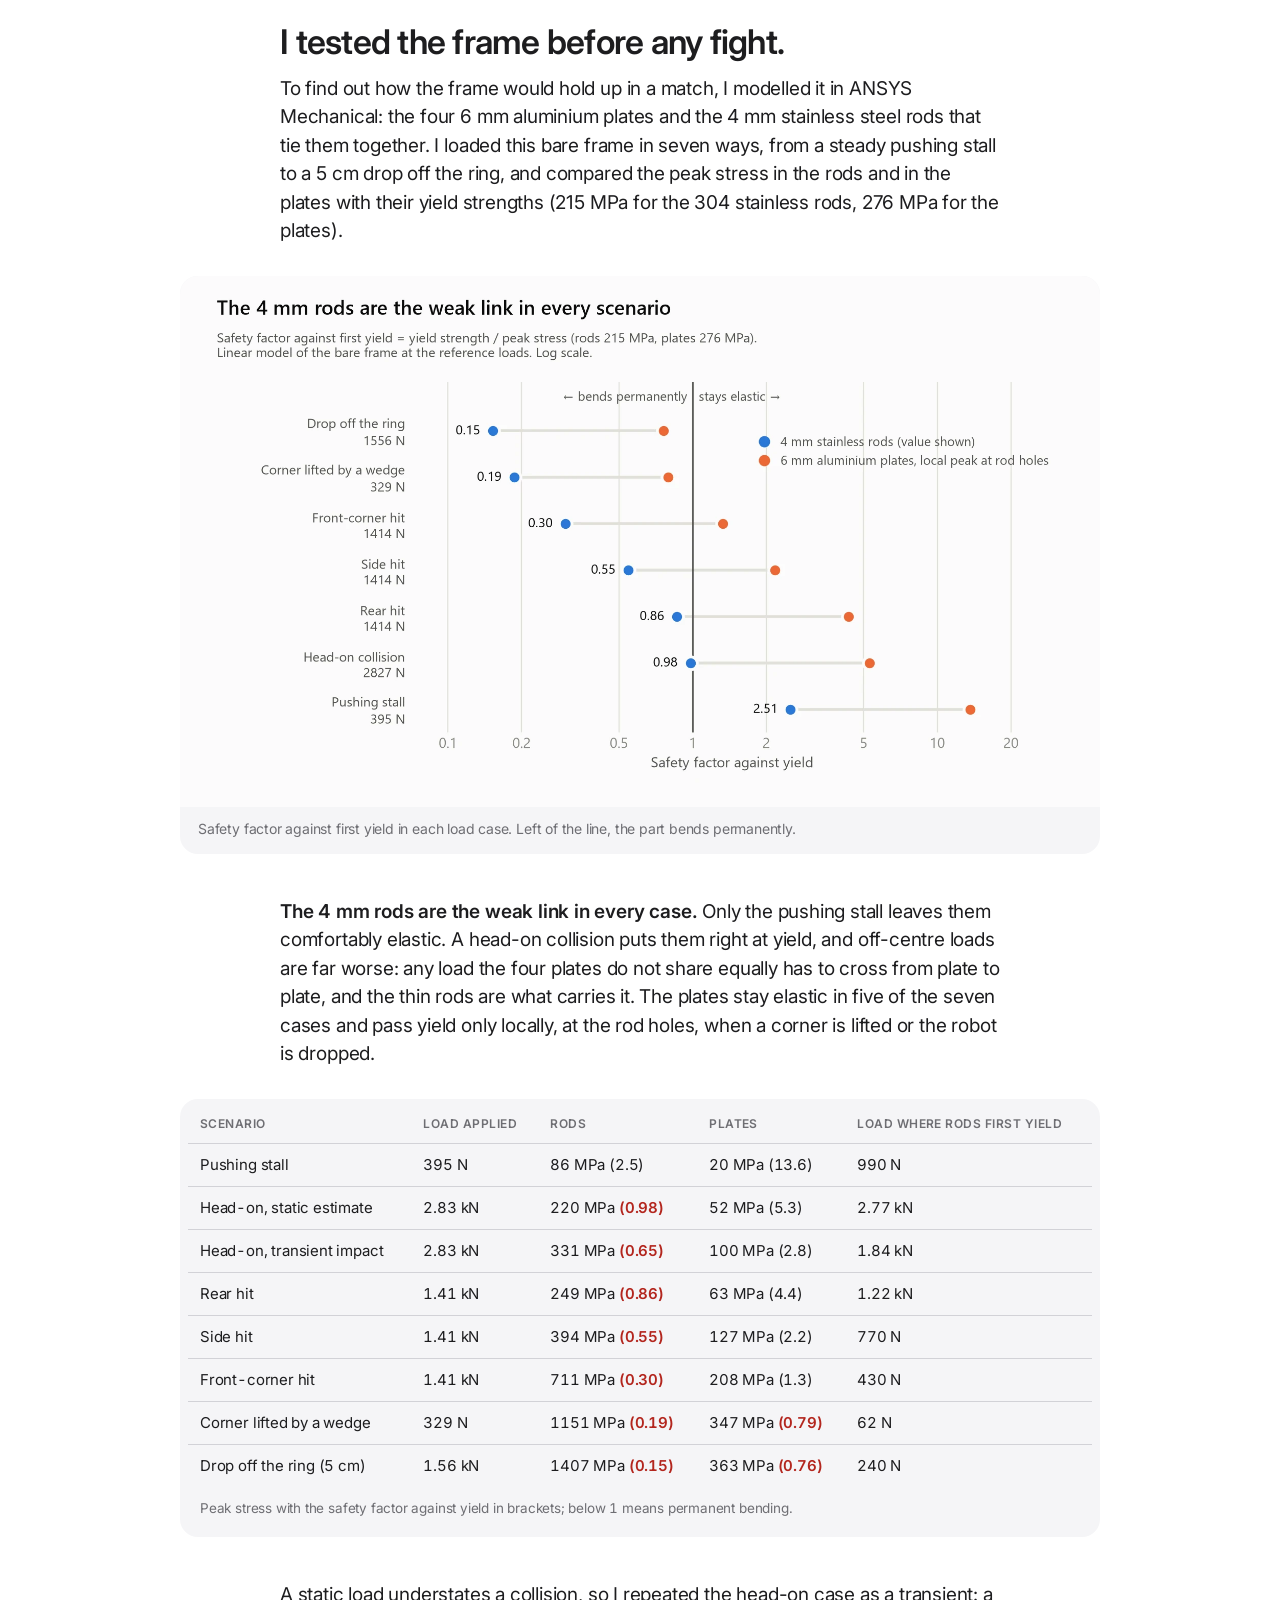
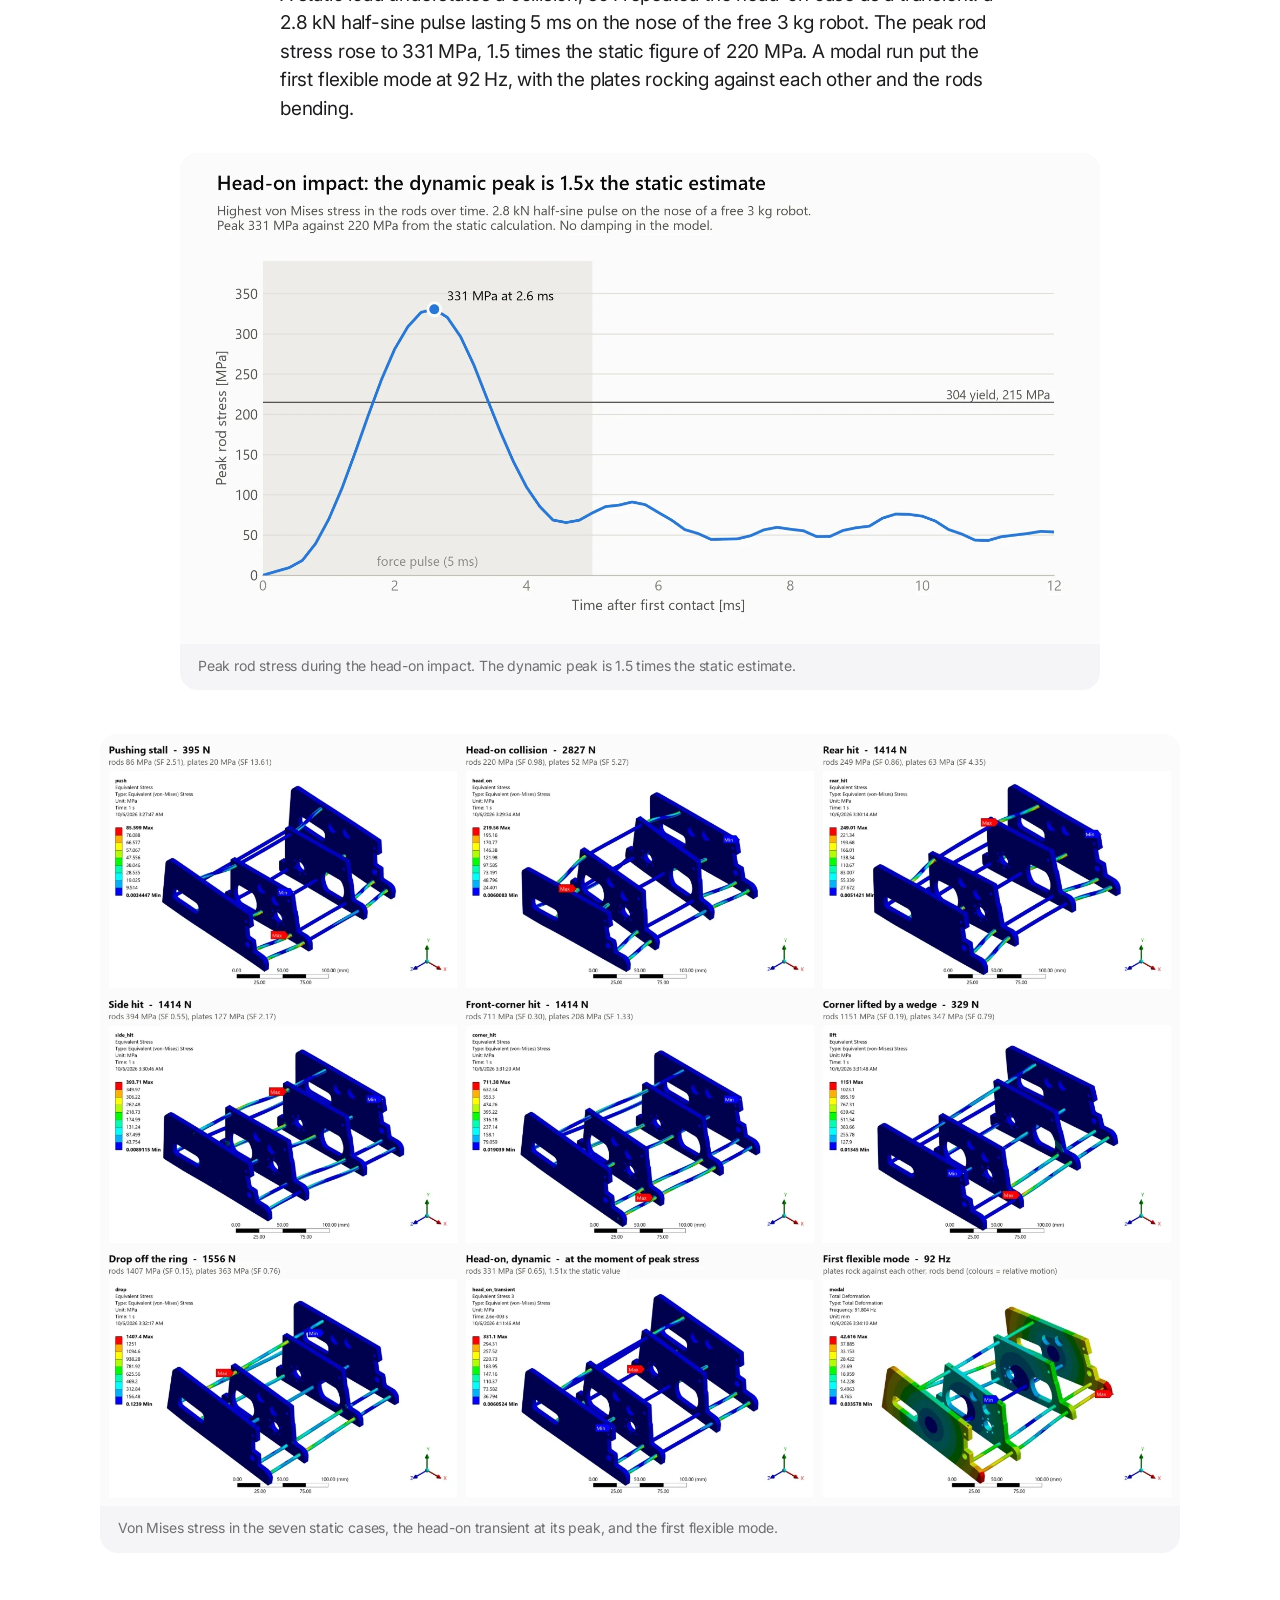
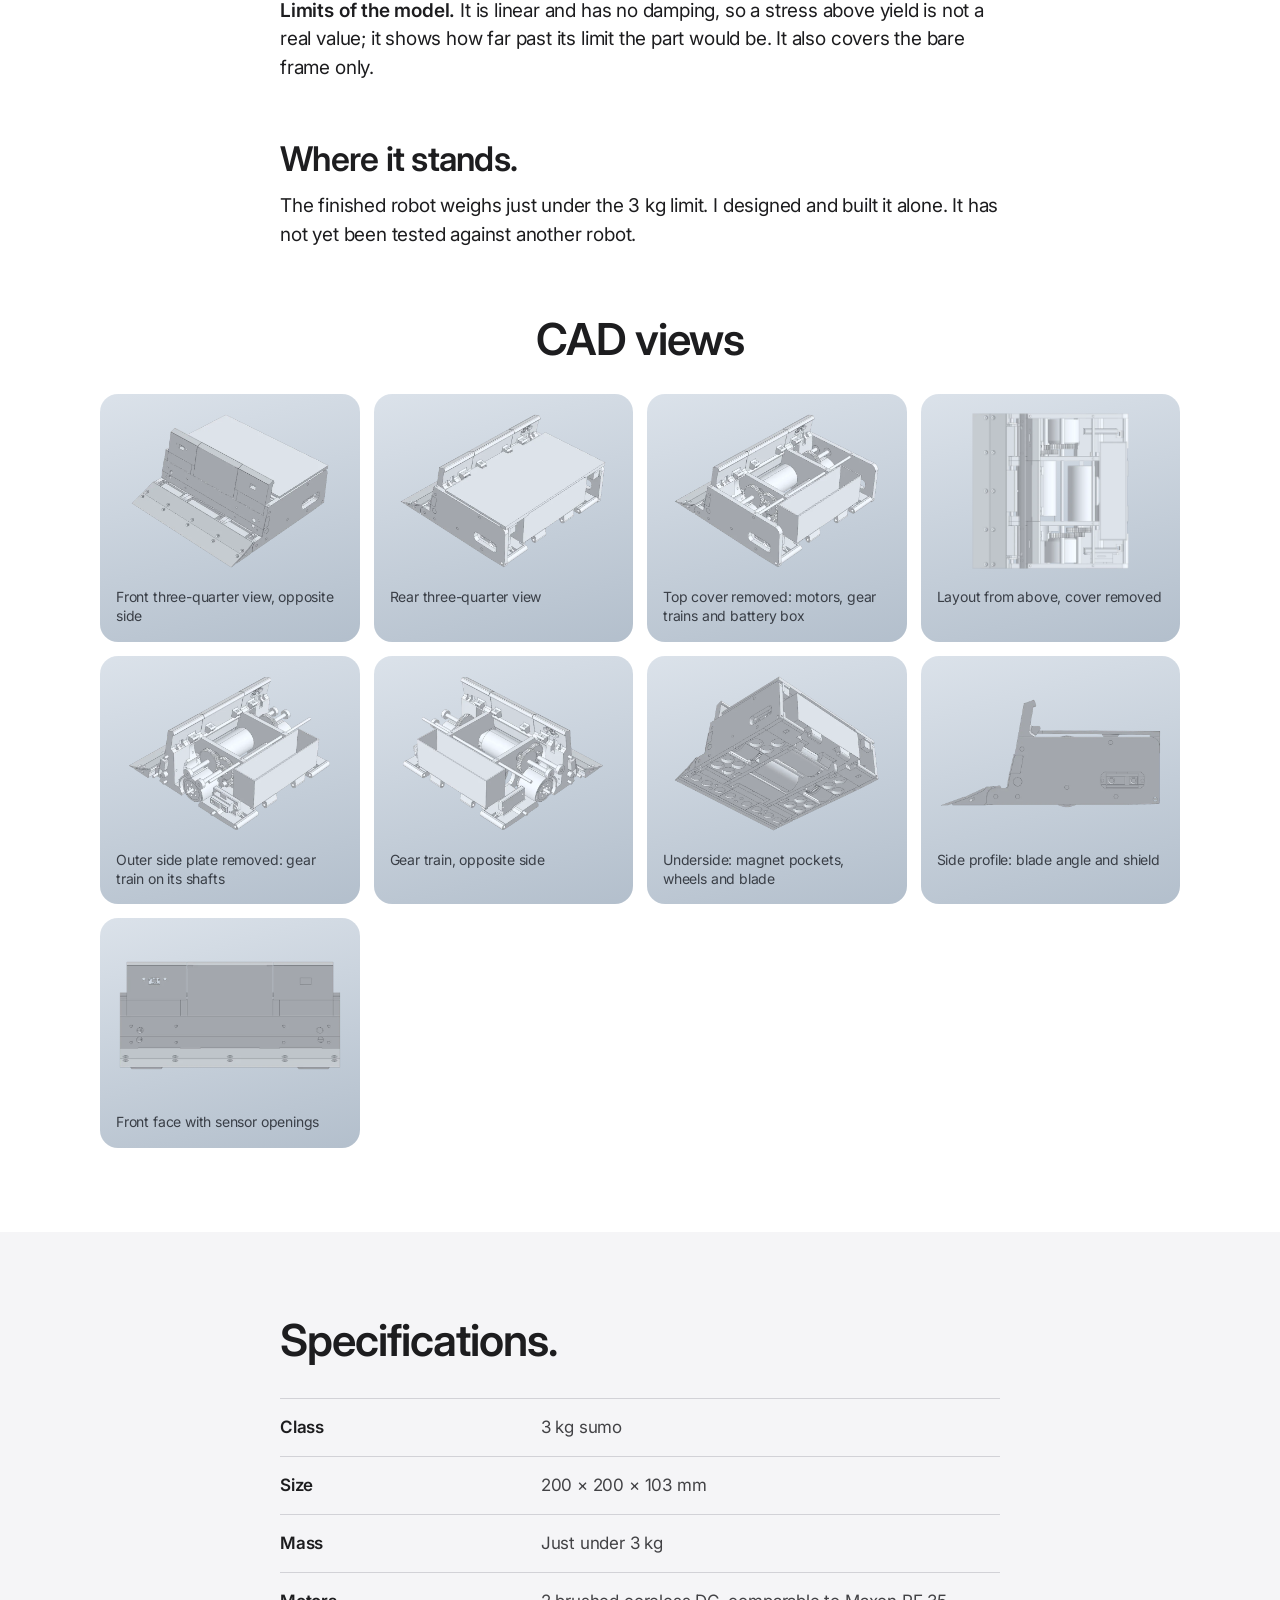
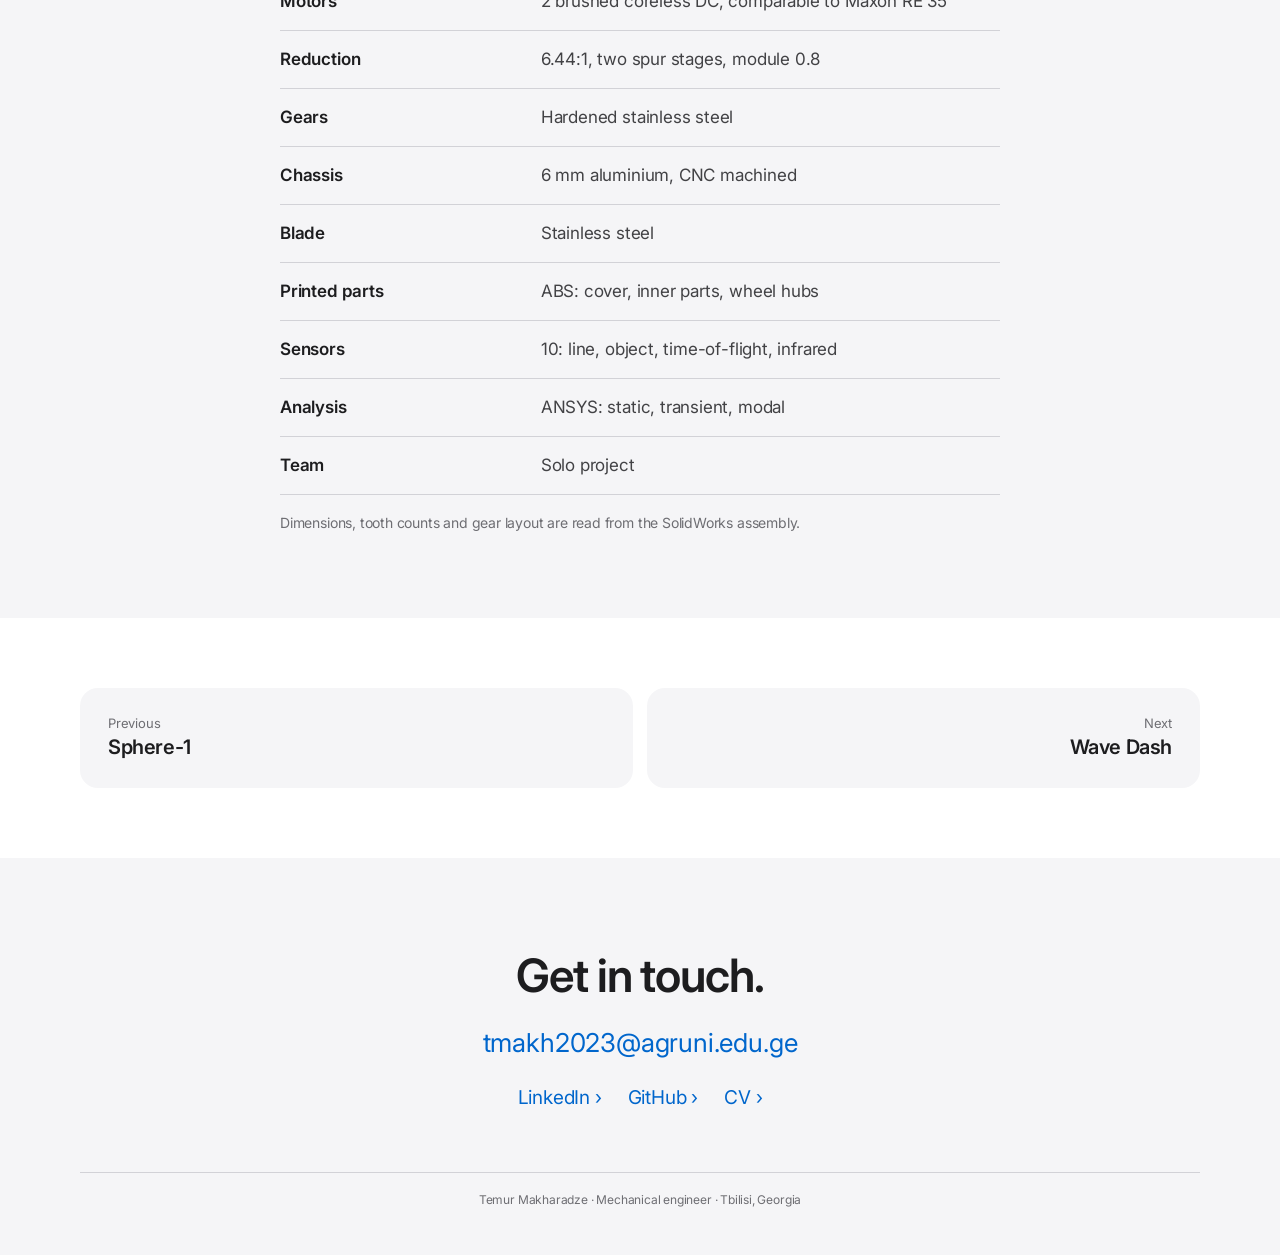
<file: projects/sumo-robot.html>
<!doctype html>
<html lang="en">
<head>
<meta charset="utf-8">
<meta name="viewport" content="width=device-width, initial-scale=1">
<title>3 kg sumo robot · Temur Makharadze</title>
<meta name="description" content="A competition robot I designed, machined and built myself.">
<link rel="preconnect" href="https://fonts.googleapis.com">
<link rel="preconnect" href="https://fonts.gstatic.com" crossorigin>
<link rel="stylesheet" href="https://fonts.googleapis.com/css2?family=Inter:wght@400;500;600;700&display=swap">
<link rel="stylesheet" href="../assets/style.css?v=e86a3734">
</head>
<body>
<header class="nav">
  <div class="nav-in">
    <a class="brand" href="../index.html">Temur Makharadze</a>
    <nav><a href="../index.html#work" aria-current="page">Work</a><a href="../drawings.html">Drawings</a><a href="../courses.html">Certificates</a><a href="../cv.html">CV</a><a href="#contact">Contact</a></nav>
  </div>
</header>
<main>
  <section class="p-hero">
    <div class="wrap">
      <p class="eyebrow">Competition robotics · solo design and build</p>
      <h1>3 kg sumo robot</h1>
      <p class="tagline">A competition robot I designed, machined and built myself.</p>
      
      <div class="stage"><img src="../assets/sumo-3kg/iso-180.webp" data-zoom="../assets/sumo-3kg/iso-180.webp" data-caption="Front three-quarter view: full-width blade, sensor shield and top cover" alt="Front three-quarter view: full-width blade, sensor shield and top cover"></div>
      <p class="stage-cap">Front three-quarter view: full-width blade, sensor shield and top cover</p>
    </div>
  </section>
  <section class="stats"><div class="wrap"><div class="row"><div class="stat reveal"><b>< 3 kg</b><span>finished weight, inside the class limit</span></div><div class="stat reveal"><b>6.44 : 1</b><span>gearbox, built from hardened steel gears</span></div><div class="stat reveal"><b>10</b><span>sensors watching the ring</span></div><div class="stat reveal"><b>8</b><span>impact cases checked in ANSYS</span></div></div></div></section>
  <section class="band grey short">
    <div class="wrap narrow">
      <h2>In short.</h2>
      <p class="lead">A sumo robot for the international 3 kg class, built almost entirely from scratch: chassis plates I machined myself, a 6.44:1 gearbox of hardened stainless steel gears, and magnets under the floor for traction.</p>
      <ul class="did"><li class="reveal"><b>Design</b>I designed every part in SolidWorks, including the two-stage gearbox.</li><li class="reveal"><b>Manufacture</b>I wrote the G-code and CNC machined the aluminium frame, and 3D printed the rest.</li><li class="reveal"><b>Analysis</b>I simulated eight impact cases in ANSYS and found the weak point: the 4 mm rods.</li></ul>
    </div>
  </section>
  <section class="story">
    <div class="wrap"><div class="prose">
      
      <h2>It started with a simpler robot.</h2>
      <p>My first sumo robot competed in the 2 kg class in 2024. It won the university championship and placed third
      nationally. It was a simple machine: two low-power DC motors with their own gearboxes, bought wheels, an Arduino Mega,
      and ultrasonic, time-of-flight and infrared sensors. The body was laser-cut black steel sheet that I tack-welded myself.</p>
      <p>It was a great project, but most of what mattered in it came ready-made. For the 3 kg robot I set out to build
      almost everything from scratch.</p>

      <h2>A gearbox I built myself.</h2>
      <p>Each side has a brushed coreless DC motor, comparable to a Maxon RE 35, that drives its wheel through a reducer
      I built from hardened stainless steel spur gears. A 14-tooth pinion on the motor drives a 38-tooth gear. A 16-tooth gear
      on the same shaft then drives the 38-tooth gear on the wheel axis through a 39-tooth idler. That gives
      38/14 × 38/16 = 6.44:1.</p>
      <p>The ratio had to be balanced against the magnets. The robot has to manoeuvre under the downforce they generate,
      yet stay fast enough to catch an opponent and push it out of the ring.</p>
      <p>The wheel hubs are printed, and the wheels are CNC-cut from hardened rubber.</p>

      <h2>Made by me, part by part.</h2>
      <ul>
        <li><strong>Side and middle plates:</strong> 6 mm aluminium. I designed them, wrote the G-code and CNC machined them myself.</li>
        <li><strong>Blade:</strong> stainless steel, spanning the full 200 mm width.</li>
        <li><strong>Cover and inner parts:</strong> ABS, which I printed myself.</li>
        <li><strong>Magnets:</strong> as many as the floor could fit and the motors could still move. Their pockets fill the underside.</li>
      </ul>

      <h2>Ten sensors watch the ring.</h2>
      <p>Ten sensors give the robot a full picture of the ring at all times: four JSumo line sensors, two Maker object
      sensors, two time-of-flight sensors and two infrared sensors.</p>
      <h2>I tested the frame before any fight.</h2>
      <p>To find out how the frame would hold up in a match, I modelled it in ANSYS Mechanical: the four 6 mm aluminium
      plates and the 4 mm stainless steel rods that tie them together. I loaded this bare frame in seven ways, from a steady
      pushing stall to a 5 cm drop off the ring, and compared the peak stress in the rods and in the plates with their
      yield strengths (215 MPa for the 304 stainless rods, 276 MPa for the plates).</p>
      </div><figure class="wide"><img src="../assets/sumo-analysis/safety-factors.webp" data-zoom="../assets/sumo-analysis/safety-factors.webp" data-caption="Safety factor against first yield in each load case. Left of the line, the part bends permanently." alt="Safety factor against first yield in each load case. Left of the line, the part bends permanently." loading="lazy"><figcaption>Safety factor against first yield in each load case. Left of the line, the part bends permanently.</figcaption></figure><div class="prose">
      <p><strong>The 4 mm rods are the weak link in every case.</strong> Only the pushing stall leaves them comfortably
      elastic. A head-on collision puts them right at yield, and off-centre loads are far worse: any load the four plates
      do not share equally has to cross from plate to plate, and the thin rods are what carries it. The plates stay elastic
      in five of the seven cases and pass yield only locally, at the rod holes, when a corner is lifted or the robot is dropped.</p>
      </div><div class="table-wrap"><table class="data"><caption>Peak stress with the safety factor against yield in brackets; below 1 means permanent bending.</caption><thead><tr><th>Scenario</th><th>Load applied</th><th>Rods</th><th>Plates</th><th>Load where rods first yield</th></tr></thead><tbody><tr><td>Pushing stall</td><td>395 N</td><td>86 MPa <span>(2.5)</span></td><td>20 MPa <span>(13.6)</span></td><td>990 N</td></tr><tr><td>Head-on, static estimate</td><td>2.83 kN</td><td>220 MPa <span class="bad">(0.98)</span></td><td>52 MPa <span>(5.3)</span></td><td>2.77 kN</td></tr><tr><td>Head-on, transient impact</td><td>2.83 kN</td><td>331 MPa <span class="bad">(0.65)</span></td><td>100 MPa <span>(2.8)</span></td><td>1.84 kN</td></tr><tr><td>Rear hit</td><td>1.41 kN</td><td>249 MPa <span class="bad">(0.86)</span></td><td>63 MPa <span>(4.4)</span></td><td>1.22 kN</td></tr><tr><td>Side hit</td><td>1.41 kN</td><td>394 MPa <span class="bad">(0.55)</span></td><td>127 MPa <span>(2.2)</span></td><td>770 N</td></tr><tr><td>Front-corner hit</td><td>1.41 kN</td><td>711 MPa <span class="bad">(0.30)</span></td><td>208 MPa <span>(1.3)</span></td><td>430 N</td></tr><tr><td>Corner lifted by a wedge</td><td>329 N</td><td>1151 MPa <span class="bad">(0.19)</span></td><td>347 MPa <span class="bad">(0.79)</span></td><td>62 N</td></tr><tr><td>Drop off the ring (5 cm)</td><td>1.56 kN</td><td>1407 MPa <span class="bad">(0.15)</span></td><td>363 MPa <span class="bad">(0.76)</span></td><td>240 N</td></tr></tbody></table></div><div class="prose">
      <p>A static load understates a collision, so I repeated the head-on case as a transient: a 2.8 kN half-sine pulse
      lasting 5 ms on the nose of the free 3 kg robot. The peak rod stress rose to 331 MPa, 1.5 times the static figure of
      220 MPa. A modal run put the first flexible mode at 92 Hz, with the plates rocking against each other and the rods bending.</p>
      </div><figure class="wide"><img src="../assets/sumo-analysis/head-on-transient.webp" data-zoom="../assets/sumo-analysis/head-on-transient.webp" data-caption="Peak rod stress during the head-on impact. The dynamic peak is 1.5 times the static estimate." alt="Peak rod stress during the head-on impact. The dynamic peak is 1.5 times the static estimate." loading="lazy"><figcaption>Peak rod stress during the head-on impact. The dynamic peak is 1.5 times the static estimate.</figcaption></figure><div class="prose">
      </div><figure class="wide full"><img src="../assets/sumo-analysis/stress-contours.webp" data-zoom="../assets/sumo-analysis/stress-contours.webp" data-caption="Von Mises stress in the seven static cases, the head-on transient at its peak, and the first flexible mode." alt="Von Mises stress in the seven static cases, the head-on transient at its peak, and the first flexible mode." loading="lazy"><figcaption>Von Mises stress in the seven static cases, the head-on transient at its peak, and the first flexible mode.</figcaption></figure><div class="prose">
      <p><strong>Limits of the model.</strong> It is linear and has no damping, so a stress above yield is not a real
      value; it shows how far past its limit the part would be. It also covers the bare frame only.</p>
      

      <h2>Where it stands.</h2>
      <p>The finished robot weighs just under the 3 kg limit. I designed and built it alone. It has not yet been tested
      against another robot.</p>
      
    </div></div>
  </section>
  <section class="band" style="padding-top:20px"><div class="wrap"><h2 class="center" style="margin-bottom:30px">CAD views</h2><div class="gallery"><figure><div class="shot"><img src="../assets/sumo-3kg/iso-90-sm.webp" data-zoom="../assets/sumo-3kg/iso-90.webp" data-caption="Front three-quarter view, opposite side" alt="Front three-quarter view, opposite side" loading="lazy"></div><figcaption>Front three-quarter view, opposite side</figcaption></figure><figure><div class="shot"><img src="../assets/sumo-3kg/iso-sm.webp" data-zoom="../assets/sumo-3kg/iso.webp" data-caption="Rear three-quarter view" alt="Rear three-quarter view" loading="lazy"></div><figcaption>Rear three-quarter view</figcaption></figure><figure><div class="shot"><img src="../assets/sumo-3kg/iso-open-sm.webp" data-zoom="../assets/sumo-3kg/iso-open.webp" data-caption="Top cover removed: motors, gear trains and battery box" alt="Top cover removed: motors, gear trains and battery box" loading="lazy"></div><figcaption>Top cover removed: motors, gear trains and battery box</figcaption></figure><figure><div class="shot"><img src="../assets/sumo-3kg/top-open-sm.webp" data-zoom="../assets/sumo-3kg/top-open.webp" data-caption="Layout from above, cover removed" alt="Layout from above, cover removed" loading="lazy"></div><figcaption>Layout from above, cover removed</figcaption></figure><figure><div class="shot"><img src="../assets/sumo-3kg/iso-drivetrain-sm.webp" data-zoom="../assets/sumo-3kg/iso-drivetrain.webp" data-caption="Outer side plate removed: gear train on its shafts" alt="Outer side plate removed: gear train on its shafts" loading="lazy"></div><figcaption>Outer side plate removed: gear train on its shafts</figcaption></figure><figure><div class="shot"><img src="../assets/sumo-3kg/iso-270-drivetrain-sm.webp" data-zoom="../assets/sumo-3kg/iso-270-drivetrain.webp" data-caption="Gear train, opposite side" alt="Gear train, opposite side" loading="lazy"></div><figcaption>Gear train, opposite side</figcaption></figure><figure><div class="shot"><img src="../assets/sumo-3kg/under-sm.webp" data-zoom="../assets/sumo-3kg/under.webp" data-caption="Underside: magnet pockets, wheels and blade" alt="Underside: magnet pockets, wheels and blade" loading="lazy"></div><figcaption>Underside: magnet pockets, wheels and blade</figcaption></figure><figure><div class="shot"><img src="../assets/sumo-3kg/front-sm.webp" data-zoom="../assets/sumo-3kg/front.webp" data-caption="Side profile: blade angle and shield" alt="Side profile: blade angle and shield" loading="lazy"></div><figcaption>Side profile: blade angle and shield</figcaption></figure><figure><div class="shot"><img src="../assets/sumo-3kg/left-sm.webp" data-zoom="../assets/sumo-3kg/left.webp" data-caption="Front face with sensor openings" alt="Front face with sensor openings" loading="lazy"></div><figcaption>Front face with sensor openings</figcaption></figure></div></div></section>
  <section class="band grey specs">
    <div class="wrap narrow">
      <h2>Specifications.</h2>
      <dl><div><dt>Class</dt><dd>3 kg sumo</dd></div><div><dt>Size</dt><dd>200 × 200 × 103 mm</dd></div><div><dt>Mass</dt><dd>Just under 3 kg</dd></div><div><dt>Motors</dt><dd>2 brushed coreless DC, comparable to Maxon RE 35</dd></div><div><dt>Reduction</dt><dd>6.44:1, two spur stages, module 0.8</dd></div><div><dt>Gears</dt><dd>Hardened stainless steel</dd></div><div><dt>Chassis</dt><dd>6 mm aluminium, CNC machined</dd></div><div><dt>Blade</dt><dd>Stainless steel</dd></div><div><dt>Printed parts</dt><dd>ABS: cover, inner parts, wheel hubs</dd></div><div><dt>Sensors</dt><dd>10: line, object, time-of-flight, infrared</dd></div><div><dt>Analysis</dt><dd>ANSYS: static, transient, modal</dd></div><div><dt>Team</dt><dd>Solo project</dd></div><span class="note">Dimensions, tooth counts and gear layout are read from the SolidWorks assembly.</span></dl>
    </div>
  </section>
  <nav class="pager"><a href="sphere-1.html"><small>Previous</small><span>Sphere-1</span></a><a class="next" href="football-robot.html"><small>Next</small><span>Wave Dash</span></a></nav>
</main>
<footer class="footer" id="contact">
  <div class="wrap">
    <h2>Get in touch.</h2>
    <a class="mail" href="mailto:tmakh2023@agruni.edu.ge">tmakh2023@agruni.edu.ge</a>
    <div class="links">
      <a href="https://www.linkedin.com/in/temuka-makharadze-7a7227241/" target="_blank" rel="noopener">LinkedIn</a>
      <a href="https://github.com/Temukamakh" target="_blank" rel="noopener">GitHub</a>
      <a href="../cv.html">CV</a>
    </div>
    <p class="small">Temur Makharadze · Mechanical engineer · Tbilisi, Georgia</p>
  </div>
</footer>
<script src="../assets/site.js?v=e86a3734"></script>
</body>
</html>
</file>
<file: assets/style.css>
/* Design notes: content first, one idea per screen, large type, generous white space,
   three canvases (white, soft grey, black), one accent colour used only for actions. */
:root {
  --ink: #1d1d1f;
  --muted: #6e6e73;
  --line: #d2d2d7;
  --hair: #e8e8ed;
  --grey: #f5f5f7;
  --blue: #0066cc;
  --blue-fill: #0071e3;
  --bad: #b3261e;
  --wrap: 1120px;
  --text: 720px;
  --r: 22px;
  /* studio backdrop: light enough for dark outlines, dark enough for white parts and white paper */
  --studio: linear-gradient(165deg, #dbe2ea 0%, #b3bfcc 100%);
  --studio-flat: #cfd7e0;
  --night: #16171a;
}

* { box-sizing: border-box; }
html { scroll-behavior: smooth; -webkit-text-size-adjust: 100%; }
body {
  margin: 0;
  background: #fff;
  color: var(--ink);
  font: 400 17px/1.47 Inter, -apple-system, BlinkMacSystemFont, "SF Pro Text", "Segoe UI", "Helvetica Neue", Arial, sans-serif;
  letter-spacing: -.011em;
  -webkit-font-smoothing: antialiased;
}
img { max-width: 100%; display: block; }
a { color: var(--blue); text-decoration: none; }
a:hover { text-decoration: underline; }
.wrap { width: min(var(--wrap), 100% - 44px); margin-inline: auto; }
.narrow { max-width: var(--text); }
.center { text-align: center; }
h1, h2, h3 { margin: 0; font-weight: 600; letter-spacing: -.022em; }

/* ---------- navigation ---------- */
.nav {
  position: sticky; top: 0; z-index: 30; height: 48px;
  background: rgba(255, 255, 255, .78);
  -webkit-backdrop-filter: saturate(180%) blur(20px); backdrop-filter: saturate(180%) blur(20px);
  border-bottom: 1px solid rgba(0, 0, 0, .08);
}
.nav-in { width: min(var(--wrap), 100% - 44px); height: 100%; margin-inline: auto; display: flex; align-items: center; justify-content: space-between; gap: 18px; }
.brand { color: var(--ink); font-weight: 600; font-size: 15px; letter-spacing: -.01em; white-space: nowrap; }
.brand:hover { text-decoration: none; }
.nav nav { display: flex; gap: 26px; font-size: 13px; }
.nav nav a { color: var(--ink); opacity: .8; display: inline-block; line-height: 48px; }
.nav nav a:hover, .nav nav a[aria-current="page"] { opacity: 1; text-decoration: none; }
.nav nav a[aria-current="page"] { font-weight: 600; }

/* ---------- shared pieces ---------- */
.eyebrow { margin: 0 0 10px; font-size: 15px; font-weight: 600; color: #bf4800; letter-spacing: 0; }
.links { display: flex; flex-wrap: wrap; justify-content: center; gap: 10px 26px; margin-top: 22px; font-size: 19px; }
.links a::after, .more::after { content: " ›"; }
.pill {
  display: inline-block; padding: 10px 22px; border-radius: 980px;
  background: var(--blue-fill); color: #fff; font-size: 16px; font-weight: 500;
}
.pill:hover { background: #0077ed; text-decoration: none; }
.pill.ghost { background: none; color: var(--blue); box-shadow: inset 0 0 0 1px var(--blue); }
.pill.ghost:hover { background: var(--blue-fill); color: #fff; }
.pills { display: flex; flex-wrap: wrap; justify-content: center; gap: 12px; margin-top: 26px; }
.pills a::after { content: none; }
.band { padding: 84px 0; }
.band.grey { background: var(--grey); }
.band.dark { background: var(--night); color: #f5f5f7; }
.band.dark .section-sub { color: #a1a1a6; }
.band.dark + .band.dark { padding-top: 10px; }
.band.studio { background: var(--studio); }
.band h2, .section-title { font-size: clamp(28px, 4.2vw, 44px); line-height: 1.1; }
.section-sub { margin: 12px auto 0; max-width: 620px; font-size: 20px; color: var(--muted); }

/* ---------- home ---------- */
.home-hero { padding: 96px 0 70px; text-align: center; }
.home-hero h1 { font-size: clamp(44px, 8vw, 84px); line-height: 1.04; letter-spacing: -.03em; }
.home-hero .tagline { margin: 14px auto 0; max-width: 760px; font-size: clamp(22px, 3.2vw, 30px); line-height: 1.2; font-weight: 500; letter-spacing: -.02em; }
.home-hero .sub { margin: 16px auto 0; max-width: 640px; font-size: 19px; color: var(--muted); }

.tiles { display: grid; grid-template-columns: repeat(2, minmax(0, 1fr)); gap: 14px; width: min(1400px, 100% - 28px); margin: 0 auto 14px; }
.tile {
  display: flex; flex-direction: column; overflow: hidden; min-height: 580px;
  background: var(--studio); border-radius: var(--r); color: var(--ink); text-align: center;
  transition: transform .5s cubic-bezier(.2, .7, .2, 1);
}
.tile:hover { text-decoration: none; transform: scale(1.008); }
.tile.wide { grid-column: 1 / -1; min-height: 660px; }
.tile.dark { background: #000; color: #f5f5f7; }
.tile.small { min-height: 420px; }
.tile-text { padding: 52px 28px 0; }
.tile h2 { font-size: clamp(30px, 3.6vw, 48px); line-height: 1.08; }
.tile.small h2 { font-size: clamp(24px, 2.6vw, 32px); }
.tile .eyebrow { color: #a33d00; }
.tile p.line { margin: 10px auto 0; max-width: 520px; font-size: clamp(18px, 1.9vw, 21px); line-height: 1.3; }
.tile .more { display: inline-block; margin-top: 14px; font-size: 18px; color: #0058b0; }
.tile.dark .more { color: #2997ff; }
.tile.dark .eyebrow { color: #f56300; }
.tile-img { flex: 1; display: flex; align-items: flex-end; justify-content: center; padding: 30px 30px 0; min-height: 0; }
.tile-img img { max-height: 380px; width: auto; object-fit: contain; border-radius: 12px; }
.tile.wide .tile-img { padding: 26px 0 0; }
.tile.wide .tile-img img { width: 100%; height: 100%; max-height: 470px; object-fit: cover; }
.tile.contain .tile-img { align-items: center; padding-bottom: 34px; }
.tile.small .tile-img img { max-height: 230px; box-shadow: 0 8px 34px rgba(0, 0, 0, .30); }
.tile.small .tile-img { align-items: center; padding-bottom: 30px; }

.stats { padding: 70px 0; }
.row { display: grid; grid-template-columns: repeat(auto-fit, minmax(190px, 1fr)); gap: 34px 26px; text-align: center; }
.stat b { display: block; font-size: clamp(34px, 4.6vw, 54px); line-height: 1.05; font-weight: 600; letter-spacing: -.03em; }
.stat span { display: block; margin: 8px auto 0; max-width: 230px; font-size: 16px; line-height: 1.35; color: var(--muted); }
.band.dark .stat span { color: #a1a1a6; }

/* ---------- project page ---------- */
.p-hero { padding: 70px 0 0; text-align: center; }
.p-hero h1 { font-size: clamp(38px, 6.2vw, 68px); line-height: 1.05; letter-spacing: -.03em; }
.p-hero .tagline { margin: 16px auto 0; max-width: 700px; font-size: clamp(20px, 2.6vw, 26px); line-height: 1.25; color: var(--muted); font-weight: 400; }
.stage { margin: 46px auto 0; max-width: 1200px; background: var(--studio); border-radius: 28px; padding: 34px; display: grid; place-items: center; overflow: hidden; }
.stage.dark { background: #000; padding: 0; }
.stage img { max-height: 620px; width: auto; max-width: 100%; object-fit: contain; cursor: zoom-in; }
.stage.dark img { width: 100%; max-height: none; }
.stage-cap { margin: 12px auto 0; font-size: 14px; color: var(--muted); text-align: center; }

.short h2 { font-size: clamp(28px, 4vw, 40px); }
.short .lead { margin: 16px 0 0; font-size: 21px; line-height: 1.4; }
.did { list-style: none; margin: 30px 0 0; padding: 0; display: grid; gap: 14px; }
.did li { padding: 18px 22px; background: #fff; border-radius: 16px; font-size: 18px; line-height: 1.4; }
.did li b { display: block; margin-bottom: 2px; font-size: 13px; font-weight: 600; letter-spacing: .04em; text-transform: uppercase; color: var(--muted); }

.story { padding: 76px 0 30px; }
.prose { max-width: var(--text); margin-inline: auto; font-size: 19px; line-height: 1.5; }
.prose h2 { margin: 58px 0 14px; font-size: clamp(26px, 3.4vw, 34px); line-height: 1.12; }
.prose > h2:first-child { margin-top: 0; }
.prose p { margin: 0 0 16px; }
.prose ul { margin: 0 0 16px; padding-left: 22px; }
.prose li { margin: 6px 0; }
.prose strong { font-weight: 600; }

.gallery { display: grid; grid-template-columns: repeat(auto-fill, minmax(240px, 1fr)); gap: 14px; max-width: 1080px; margin-inline: auto; }
.gallery.in-body { margin-top: 26px; margin-bottom: 44px; }
.gallery figure { margin: 0; background: var(--studio); border-radius: 18px; overflow: hidden; display: flex; flex-direction: column; }
.gallery .shot { aspect-ratio: 4 / 3; padding: 16px; overflow: hidden; cursor: zoom-in; }
.gallery .shot img { width: 100%; height: 100%; object-fit: contain; transition: transform .4s ease; }
.gallery figure:hover .shot img { transform: scale(1.03); }
.gallery figcaption { padding: 0 16px 16px; font-size: 14px; line-height: 1.35; color: #3a3f47; }
.gallery.sheets { grid-template-columns: repeat(auto-fill, minmax(320px, 1fr)); gap: 18px; }
.gallery.sheets figure { background: #fff; box-shadow: 0 6px 26px rgba(0, 0, 0, .28); }
.gallery.sheets figcaption { color: var(--muted); }
.gallery.sheets .shot { aspect-ratio: 1.414 / 1; padding: 0; }
.gallery.sheets figcaption { padding: 14px 16px 16px; }
.gallery.sheets figcaption strong { display: block; color: var(--ink); font-size: 16px; font-weight: 600; }

figure.wide { max-width: 920px; margin: 30px auto 44px; background: var(--grey); border-radius: 18px; overflow: hidden; }
figure.wide.full { max-width: 1080px; }
figure.wide img { width: 100%; cursor: zoom-in; }
figure.wide figcaption { padding: 12px 18px 14px; font-size: 14px; color: var(--muted); }

.table-wrap { max-width: 920px; margin: 30px auto 44px; overflow-x: auto; background: var(--grey); border-radius: 18px; padding: 6px 8px; }
table.data { width: 100%; border-collapse: collapse; font-size: 15px; font-variant-numeric: tabular-nums; }
table.data th, table.data td { padding: 10px 12px; text-align: left; border-bottom: 1px solid var(--line); white-space: nowrap; }
table.data th { font-size: 12px; letter-spacing: .04em; text-transform: uppercase; color: var(--muted); font-weight: 600; }
table.data tbody tr:last-child td { border-bottom: 0; }
table.data caption { caption-side: bottom; padding: 12px; font-size: 13.5px; color: var(--muted); text-align: left; }
table.data .bad { color: var(--bad); font-weight: 600; }

.specs dl { margin: 34px 0 0; }
.specs dl > div { display: grid; grid-template-columns: 34% 1fr; gap: 16px; padding: 16px 0; border-top: 1px solid var(--line); }
.specs dt { font-weight: 600; }
.specs dd { margin: 0; color: #424245; }
.specs .note { display: block; padding-top: 18px; border-top: 1px solid var(--line); font-size: 14px; color: var(--muted); }

.pager { display: grid; grid-template-columns: 1fr 1fr; gap: 14px; width: min(var(--wrap), 100% - 44px); margin: 70px auto; }
.pager a { padding: 26px 28px; background: var(--grey); border-radius: 18px; color: var(--ink); }
.pager a:hover { text-decoration: none; background: #ececf0; }
.pager a small { display: block; font-size: 13px; color: var(--muted); }
.pager a span { font-size: 20px; font-weight: 600; letter-spacing: -.02em; }
.pager a.next { text-align: right; }

/* ---------- certificates ---------- */
.cert { display: grid; grid-template-columns: minmax(0, 1.25fr) minmax(0, 1fr); gap: 40px; align-items: center; max-width: 1040px; margin: 40px auto 0; text-align: left; }
.cert + .cert { margin-top: 70px; }
.cert .paper { border-radius: 10px; overflow: hidden; box-shadow: 0 10px 50px rgba(0, 0, 0, .55); }
.cert .paper img { width: 100%; max-height: 520px; object-fit: contain; cursor: zoom-in; }
.cert h3 { font-size: 28px; line-height: 1.12; }
.cert dl { margin: 18px 0 0; }
.cert dl > div { padding: 11px 0; border-top: 1px solid #3a3a3d; }
.cert dt { font-size: 13px; color: #a1a1a6; }
.cert dd { margin: 2px 0 0; font-weight: 500; }

/* ---------- footer ---------- */
.footer { background: var(--grey); padding: 84px 0 34px; text-align: center; }
.footer h2 { font-size: clamp(30px, 4.4vw, 46px); }
.footer .mail { display: inline-block; margin-top: 14px; font-size: clamp(19px, 2.6vw, 26px); }
.footer .small { margin-top: 60px; padding-top: 18px; border-top: 1px solid var(--line); font-size: 12px; color: var(--muted); }

/* ---------- lightbox ---------- */
.lightbox { position: fixed; inset: 0; z-index: 50; display: none; place-items: center; background: rgba(0, 0, 0, .9); padding: 28px; cursor: zoom-out; }
.lightbox.open { display: grid; }
.lightbox img { max-width: 100%; max-height: calc(100vh - 110px); background: #f5f5f7; border-radius: 10px; }
.lightbox p { position: absolute; bottom: 18px; left: 0; right: 0; margin: 0; text-align: center; color: #d2d2d7; font-size: 14px; }
.lightbox button { position: absolute; top: 50%; transform: translateY(-50%); width: 46px; height: 46px; border: 0; border-radius: 50%; background: rgba(255, 255, 255, .16); color: #fff; font-size: 26px; line-height: 1; cursor: pointer; }
.lightbox button:hover { background: rgba(255, 255, 255, .28); }
.lightbox .prev { left: 16px; }
.lightbox .next { right: 16px; }

/* ---------- gentle entrance on scroll ---------- */
.js .reveal { opacity: 0; transform: translateY(26px); transition: opacity .7s ease, transform .7s cubic-bezier(.2, .7, .2, 1); }
.js .reveal.in { opacity: 1; transform: none; }
@media (prefers-reduced-motion: reduce) { .js .reveal { opacity: 1; transform: none; transition: none; } html { scroll-behavior: auto; } }

@media (max-width: 820px) {
  body { font-size: 16px; }
  .tiles { grid-template-columns: 1fr; }
  .tile, .tile.wide { min-height: 480px; }
  .tile-text { padding-top: 40px; }
  .nav nav { gap: 16px; font-size: 12.5px; }
  .brand { font-size: 14px; }
  .band { padding: 60px 0; }
  .home-hero { padding: 64px 0 50px; }
  .stage { padding: 16px; border-radius: 20px; }
  .prose { font-size: 17px; }
  .specs dl > div { grid-template-columns: 1fr; gap: 2px; }
  .cert { grid-template-columns: 1fr; gap: 22px; }
  .pager { grid-template-columns: 1fr; }
  .pager a.next { text-align: left; }
}
@media (max-width: 600px) {
  /* Phones: the five links take the whole bar; "Work" leads home, so the name is not repeated here. */
  .brand { display: none; }
  .nav-in { width: 100%; padding: 0 14px; }
  .nav nav { width: 100%; justify-content: space-between; gap: 6px; font-size: 13.5px; }
  .links { font-size: 17px; }
  .footer .small, .stage-cap { font-size: 13px; }
  .tile-img { padding: 22px 18px 0; }
  .did li { font-size: 17px; }
  table.data { font-size: 14px; }
}
</file>
